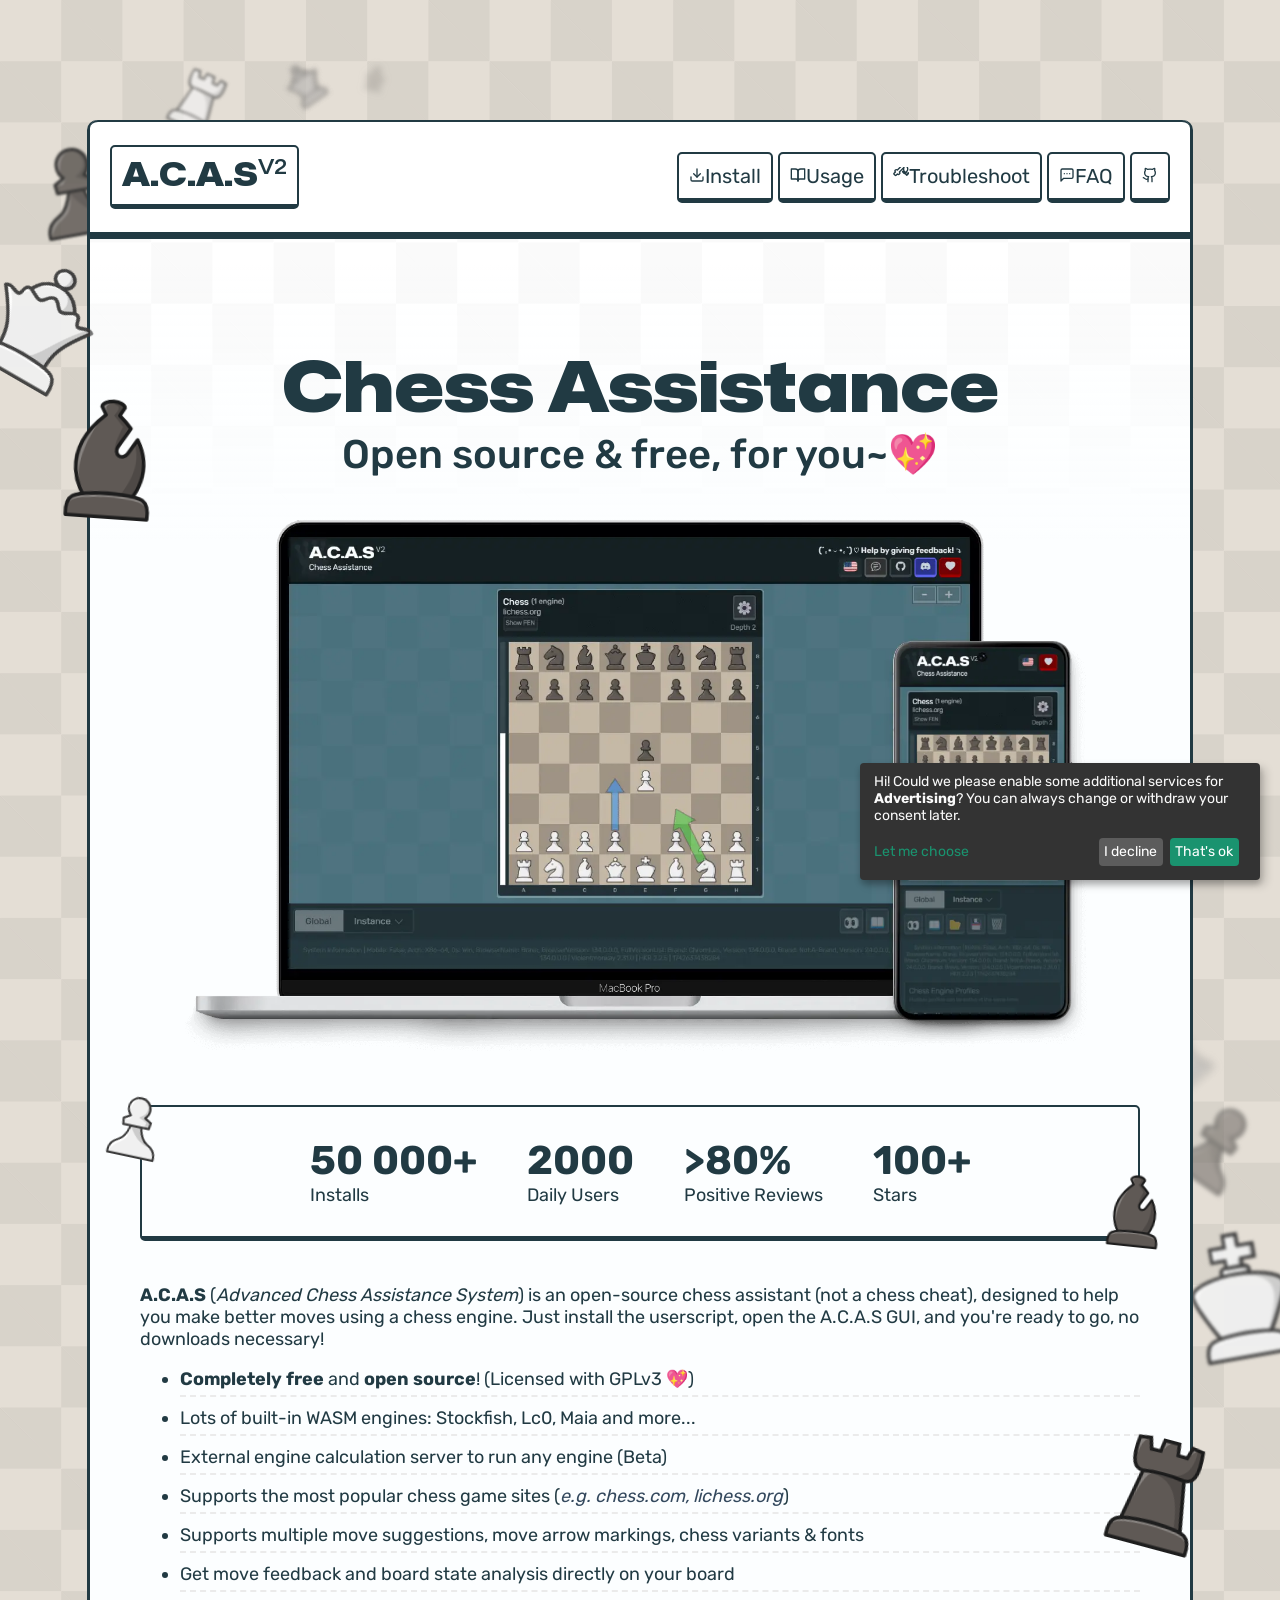
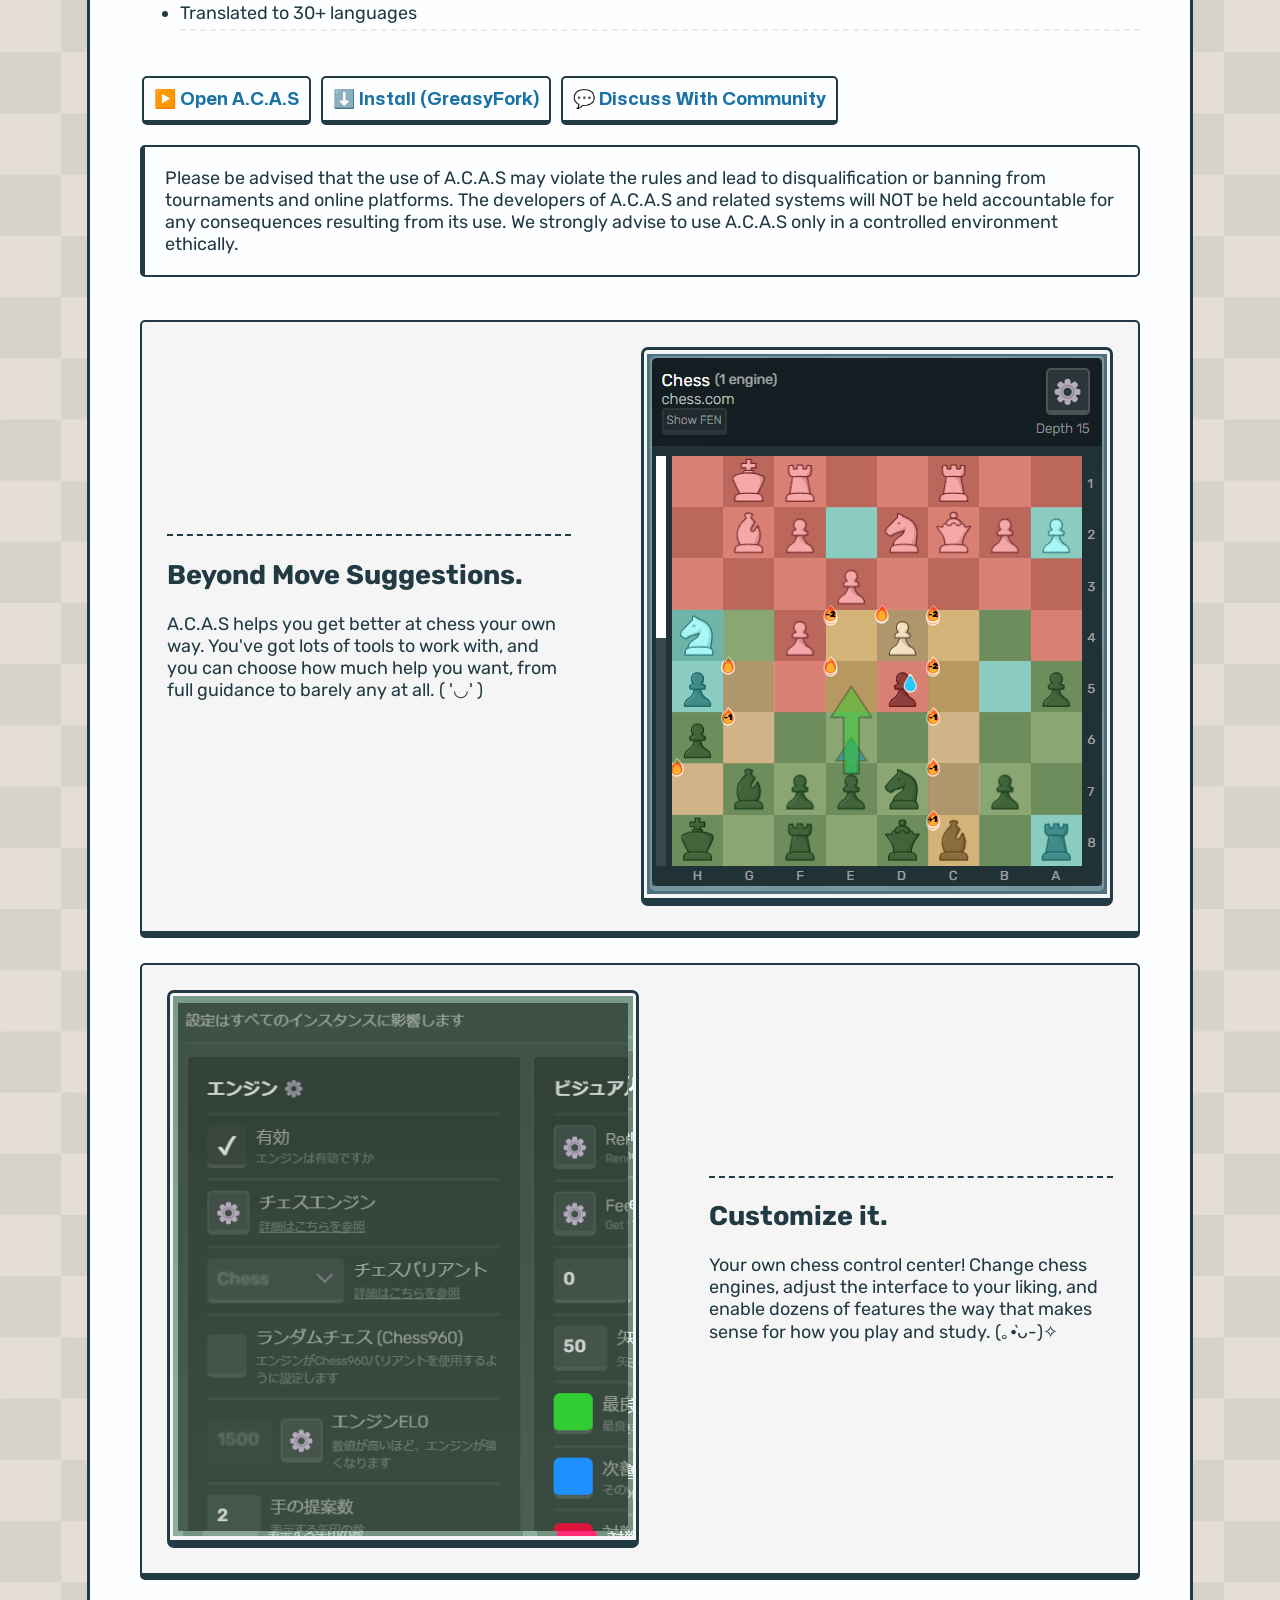
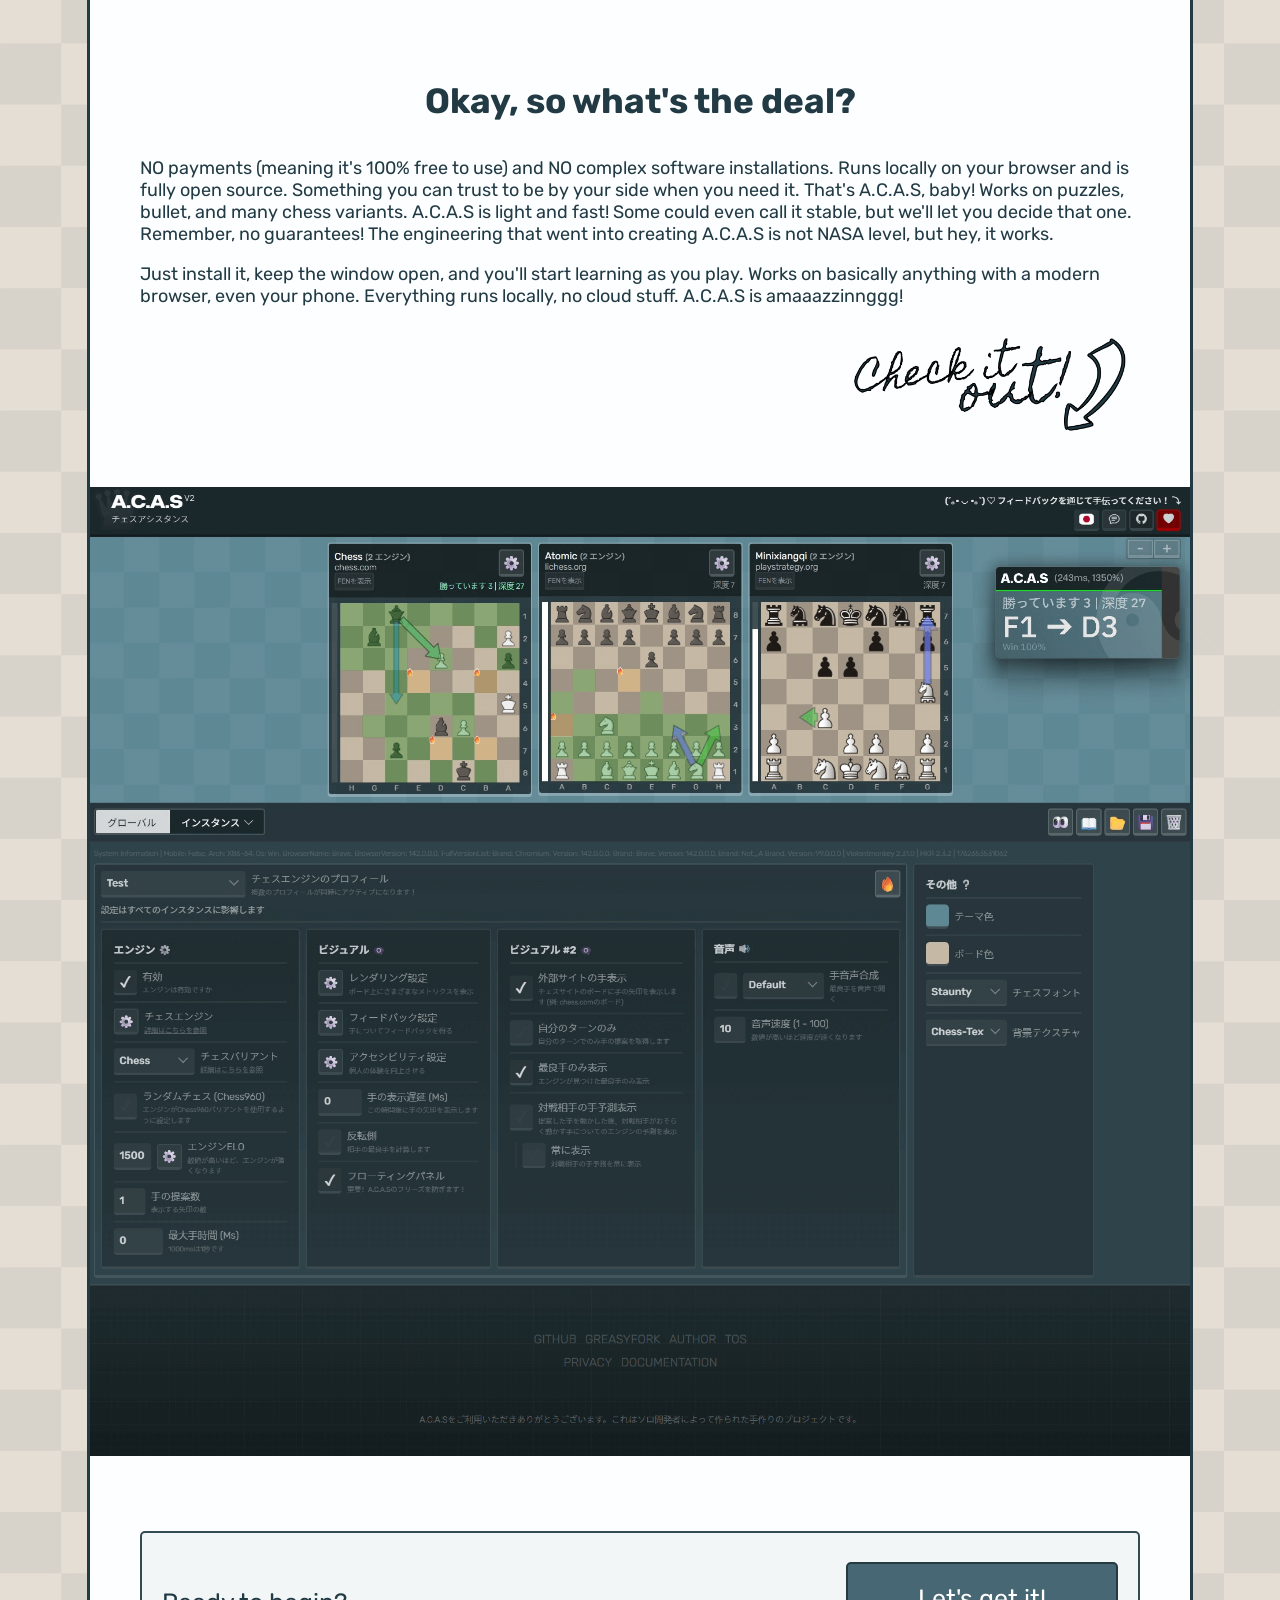
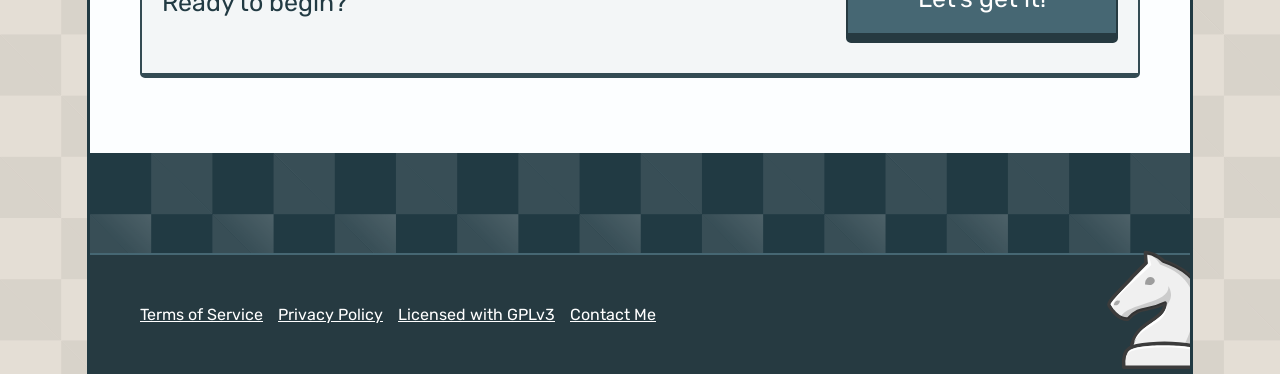
<file: index.html>
<!DOCTYPE html>
<html>
<head>
    <title>A.C.A.S (Advanced Chess Assistance System)</title>
    <meta name="viewport" content="width=device-width, initial-scale=1.0">
    <meta charset="UTF-8">
    <meta name="description" content="A.C.A.S is a free, open‑source chess assistant and chess calculator. Get real‑time insights, chess analysis, and chess learning tools for Chess.com, Lichess, and more.">
    <meta name="keywords" content="chess assistance, gui, chess engine, chess calculator, chess analysis, chess learning, chess assistance, online chess tools, chess.com assistance, lichess.org assistance, pychess.org assistance">
    <meta property="og:title" content="A.C.A.S (Advanced Chess Assistance System)">
    <meta property="og:description" content="A.C.A.S is a free, open‑source chess assistant and chess calculator. Get real‑time insights, chess analysis, and chess learning tools for Chess.com, Lichess, and more.">
    <meta property="og:image" content="assets/images/mock.png">
    <link rel="preload" href="assets/fonts/Mona-Sans.woff2" as="font" type="font/woff2" crossorigin="anonymous">
    <link rel="preload" href="assets/fonts/Rubik.ttf" as="font" type="font/ttf" crossorigin="anonymous">
    <link rel="preload" href="assets/fonts/IBMPlexSans.ttf" as="font" type="font/ttf" crossorigin="anonymous">
    <link rel="preload" href="assets/images/mock.webp" as="image">
    <link rel="preconnect" href="https://www.googletagmanager.com">
    <link rel="preconnect" href="https://cdn.jsdelivr.net">
    <link rel="preconnect" href="https://pagead2.googlesyndication.com">
    <link rel="stylesheet" type="text/css" href="assets/css/home.css">
    <script src="app/assets/js/misc/icons.js" defer></script>
    <link rel="icon" type="image/x-icon" href="favicon.ico">
    <link rel="canonical" href="https://quantavil.github.io">
    <meta property="og:type" content="website">
    <script type="text/javascript"src="assets/js/tag-manager.js"></script>
    <script async="" type="text/javascript" src="https://www.googletagmanager.com/gtm.js?id=GTM-5499BQ4B"></script>
    <script defer="" type="text/javascript" src="assets/libraries/klaro/config.js"></script>
    <script defer="" type="text/javascript" src="assets/libraries/klaro/klaro.js"></script>
    <script async="" src="https://pagead2.googlesyndication.com/pagead/js/adsbygoogle.js?client=ca-pub-7248123202489335" crossorigin="anonymous"></script>
</head>
<body>
    <noscript><iframe src="https://www.googletagmanager.com/ns.html?id=GTM-5499BQ4B" height="0" width="0" style="display:none;visibility:hidden"></iframe></noscript>
    <main>
        <header>
            <div><a href="" class="acas-logo-main fancy-btn">A.C.A.S<span>V2</span></a></div>
            <div>
                <a href="install/" aria-label="Install A.C.A.S" class="fancy-btn"><span data-icon="download"></span>Install</a>
                <a href="usage/" aria-label="How to use A.C.A.S" class="fancy-btn"><span data-icon="journals"></span>Usage</a>
                <a href="troubleshoot/" aria-label="Fixing A.C.A.S" class="fancy-btn"><span data-icon="tools"></span>Troubleshoot</a>
                <a href="faq/" aria-label="Frequently Asked Questions" class="fancy-btn"><span data-icon="chat-square-quote"></span>FAQ</a>
                <a href="https://github.com/quantavil/A.C.A.S" target="_blank" class="github-corner fancy-btn" aria-label="View source on Github"><span data-icon="github"></span></a>
            </div>
        </header>
        <div class="content">
            <style>
            @keyframes floatyAnimation {
                0%   { transform: translateY(0) scale(1) rotate(var(--floaty-rotate, 0deg)); }
                15%  { transform: translateY(-10px) scale(1.03) rotate(var(--floaty-rotate, 2deg)); }
                60%  { transform: translateY(8px) scale(0.98) rotate(var(--floaty-rotate, -3deg)); }
                100% { transform: translateY(0) scale(1) rotate(var(--floaty-rotate, 0deg)); }
            }
            .floaty-piece {
                animation: floatyAnimation 5.5s ease-in-out infinite alternate; will-change: transform; position: absolute;
            }

            .floaty0 { --floaty-rotate: 7deg; animation-delay: 0.5s; transform: rotate(7deg); }

            .floaty2 { --floaty-rotate: 4deg; animation-delay: 0s; left: -100px; width: 240px; top: 100px; transform: rotate(4deg); }
            .floaty3 { --floaty-rotate: 30deg; animation-delay: 0.5s; left: -135px; width: 170px; top: 0; filter: blur(0.7px); opacity: 0.95; transform: rotate(30deg); z-index: 0; }
            .floaty6 { --floaty-rotate: -10deg; animation-delay: 1s; left: -80px; width: 130px; top: -120px; transform: rotate(-10deg); opacity: 0.85; filter: blur(1.2px); z-index: -1; }
            .floaty7 { --floaty-rotate: 25deg; animation-delay: 1.5s; left: 70px; width: 80px; top: -180px; transform: rotate(25deg); opacity: 0.7; filter: blur(1.8px); z-index: -1; }
            .floaty8 { --floaty-rotate: -35deg; animation-delay: 2s; left: 190px; width: 50px; top: -180px; transform: rotate(-35deg); opacity: 0.4; filter: blur(2.5px); z-index: -1; }
            .floaty9 { --floaty-rotate: 15deg; animation-delay: 2.5s; left: 270px; width: 30px; top: -175px; transform: rotate(15deg); opacity: 0.2; filter: blur(3px); z-index: -1; }

            .floaty5 { --floaty-rotate: 15deg; animation-delay: 0s; right: -120px; width: 300px; top: 1100px; transform: rotate(15deg); }
            .floaty1 { --floaty-rotate: -10deg; animation-delay: 0.5s; right: -150px; width: 200px; top: 960px; opacity: 0.95; filter: blur(1.5px); transform: rotate(-10deg); z-index: -1; }
            .floaty4 { --floaty-rotate: 35deg; animation-delay: 1.2s; right: -90px; width: 120px; top: 840px; filter: blur(2px); opacity: 0.5; transform: rotate(35deg); z-index: -1; }
            .floaty10 { --floaty-rotate: -40deg; animation-delay: 2s; right: -25px; width: 60px; top: 790px; filter: blur(4px) brightness(0.8); opacity: 0.5; transform: rotate(-40deg); z-index: -1; }
            </style>
            <img class="floaty-piece floaty-no-mobile floaty1" src="assets/images/pieces/staunty/wK.svg"/>
            <img class="floaty-piece floaty-no-mobile floaty2" src="assets/images/pieces/staunty/bB.svg">
            <img class="floaty-piece floaty-no-mobile floaty3" src="assets/images/pieces/staunty/wQ.svg"/>
            <img class="floaty-piece floaty-no-mobile floaty4" src="assets/images/pieces/staunty/bP.svg"/>
            <img class="floaty-piece floaty-no-mobile floaty5" src="assets/images/pieces/staunty/bR.svg">
            <img class="floaty-piece floaty-no-mobile floaty6" src="assets/images/pieces/staunty/bP.svg"/>
            <img class="floaty-piece floaty-no-mobile floaty7" src="assets/images/pieces/staunty/wR.svg"/>
            <img class="floaty-piece floaty-no-mobile floaty9" src="assets/images/pieces/staunty/bK.svg"/>
            <img class="floaty-piece floaty-no-mobile floaty8" src="assets/images/pieces/staunty/bQ.svg"/>
            <img class="floaty-piece floaty-no-mobile floaty8" src="assets/images/pieces/staunty/wQ.svg"/>
            <img class="floaty-piece floaty-no-mobile floaty10" src="assets/images/pieces/staunty/wR.svg"/>
             <!-- PAGE CONTENT -->
            <article class="markdown-section" id="main">
                <section class="main-first-section">
                    <h1 class="large-intro"><span>Chess</span> Assistance</h1>
                    <div class="large-intro-mobile">A.C.A.S</div>
                    <h2 class="large-intro-desc">Open source & free, for you~💖</h2>
                    <img class="mock-img" src="assets/images/mock.webp" alt="A mockup image of the A.C.A.S software.">
                </section>
                <section class="stats-container bordered">
                    <img style="left: -50px;width: 90px;top: -30px;transform: rotate(12deg);" class="floaty-piece" src="assets/images/pieces/staunty/wP.svg"/>
                    <div>
                        <div><h2>50 000+</h2><span>Installs</span></div>
                        <div><h2>2000</h2><span>Daily Users</span></div>
                        <div><h2>&gt;80%</h2><span>Positive Reviews</span></div>
                        <div><h2>100+</h2><span>Stars</span></div>
                    </div>
                    <img style="right: -42px;width: 90px;bottom: -20px;transform: rotate(6deg);" class="floaty-piece floaty0" src="assets/images/pieces/staunty/bB.svg"/>
                </section>
                <section>
                    <p><b>A.C.A.S</b> (<i>Advanced Chess Assistance System</i>) is an open-source chess assistant (not a chess cheat), designed to help you make better moves using a chess engine. Just install the userscript, open the A.C.A.S GUI, and you're ready to go, no downloads necessary!</p>
                    <ul>
                        <li><strong>Completely free</strong> and <strong>open source</strong>! (Licensed with GPLv3 💖)</li>
                        <li>Lots of built-in WASM engines: Stockfish, Lc0, Maia and more...</li>
                        <li>External engine calculation server to run any engine (Beta)</li>
                        <li>Supports the most popular chess game sites (<em>e.g. chess.com, lichess.org</em>)</li>
                        <li>Supports multiple move suggestions, move arrow markings, chess variants &amp; fonts</li>
                        <li>Get move feedback and board state analysis directly on your board</li>
                        <li>Translated to 30+ languages</li>
                    </ul>
                </section>
                <section>
                    <table>
                        <thead>
                            <tr>
                                <th class="bordered tweaking"><a href="app/">▶️ Open A.C.A.S</a></th>
                                <th class="bordered fancy-btn"><a href="https://greasyfork.org/en/scripts/583158-acas-bot-advanced-chess-assistance-system" target="_blank" rel="noopener">⬇️ Install (GreasyFork)</a></th>
                                <th class="bordered fancy-btn"><a href="https://github.com/quantavil/A.C.A.S/issues" target="_blank" rel="noopener">💬 Discuss With Community</a></th>
                            </tr>
                        </thead>
                    </table>
                    <p class="tip">Please be advised that the use of A.C.A.S may violate the rules and lead to disqualification or banning from tournaments and online platforms. The developers of A.C.A.S and related systems will NOT be held accountable for any consequences resulting from its use. We strongly advise to use A.C.A.S only in a controlled environment ethically.</p>
                </section>
                <section>
                    <div class="showcase">
                        <div>
                            <h2>Beyond Move Suggestions.</h2>
                            <p>A.C.A.S helps you get better at chess your own way. You've got lots of tools to work with, and you can choose how much help you want, from full guidance to barely any at all. ( '◡' )</p>
                        </div>
                        <img loading="lazy" src="assets/images/homeshowcase.png" alt="A.C.A.S can render stuff right on the chessboard."/>
                    </div>
                </section>
                <section>
                    <div class="showcase showcase-2">
                        <img loading="lazy" src="assets/images/homeshowcase2.png" alt="Settings for changing the engine and such. A.C.A.S offers great customization."/>
                        <div>
                            <h2>Customize it.</h2>
                            <p>Your own chess control center! Change chess engines, adjust the interface to your liking, and enable dozens of features the way that makes sense for how you play and study. (｡•̀ᴗ-)✧</p>
                        </div>
                    </div>
                </section>
                <section>
                    <h2 id="hindsight-is-overrated">Okay, so what's the deal?</h2>
                    <p>NO payments (meaning it's 100% free to use) and NO complex software installations. Runs locally on your browser and is fully open source. Something you can trust to be by your side when you need it. That's A.C.A.S, baby! Works on puzzles, bullet, and many chess variants. A.C.A.S is light and fast! Some could even call it stable, but we'll let you decide that one. Remember, no guarantees! The engineering that went into creating A.C.A.S is not NASA level, but hey, it works.</p>
                    <p>Just install it, keep the window open, and you'll start learning as you play. Works on basically anything with a modern browser, even your phone. Everything runs locally, no cloud stuff. A.C.A.S is amaaazzinnggg!</p>
                    <div class="checkitout-container"><img src="assets/images/checkit.png" alt="Check it out" style="width:300px;height:112.3px;" loading="lazy"></div>
                </section>                  
                <section>
                </section>
                <img src="assets/images/full.png" alt="A.C.A.S full showcase" style="width:100%;display:block;max-width: 100%;border-radius:0;min-height:700px;object-fit: cover;" loading="lazy">
                <section>
                    <p class="install-suggestion">Ready to begin? <a href="install/" class="install-button fancy-btn">Let's get it!</a></p>
                </section>
            </article>
            <!-- PAGE CONTENT ENDS -->
        </div>
        <footer>
            <img style="right: -70px;bottom: -35px;width: 200px;" class="floaty-piece floaty-footer" src="assets/images/pieces/staunty/wN.svg"/>
            <section><a href="tos/">Terms of Service</a><a href="privacy/">Privacy Policy</a><a href="https://www.gnu.org/licenses/gpl-3.0.en.html">Licensed with GPLv3</a><a href="https://github.com/Hakorr">Contact Me</a></section>
        </footer>
    </main>
    <script async="" src="assets/js/site-additional-content.js"></script>
    <script async="" src="https://pagead2.googlesyndication.com/pagead/js/adsbygoogle.js?client=ca-pub-7248123202489335" crossorigin="anonymous"></script>
</body>
</html>
</file>
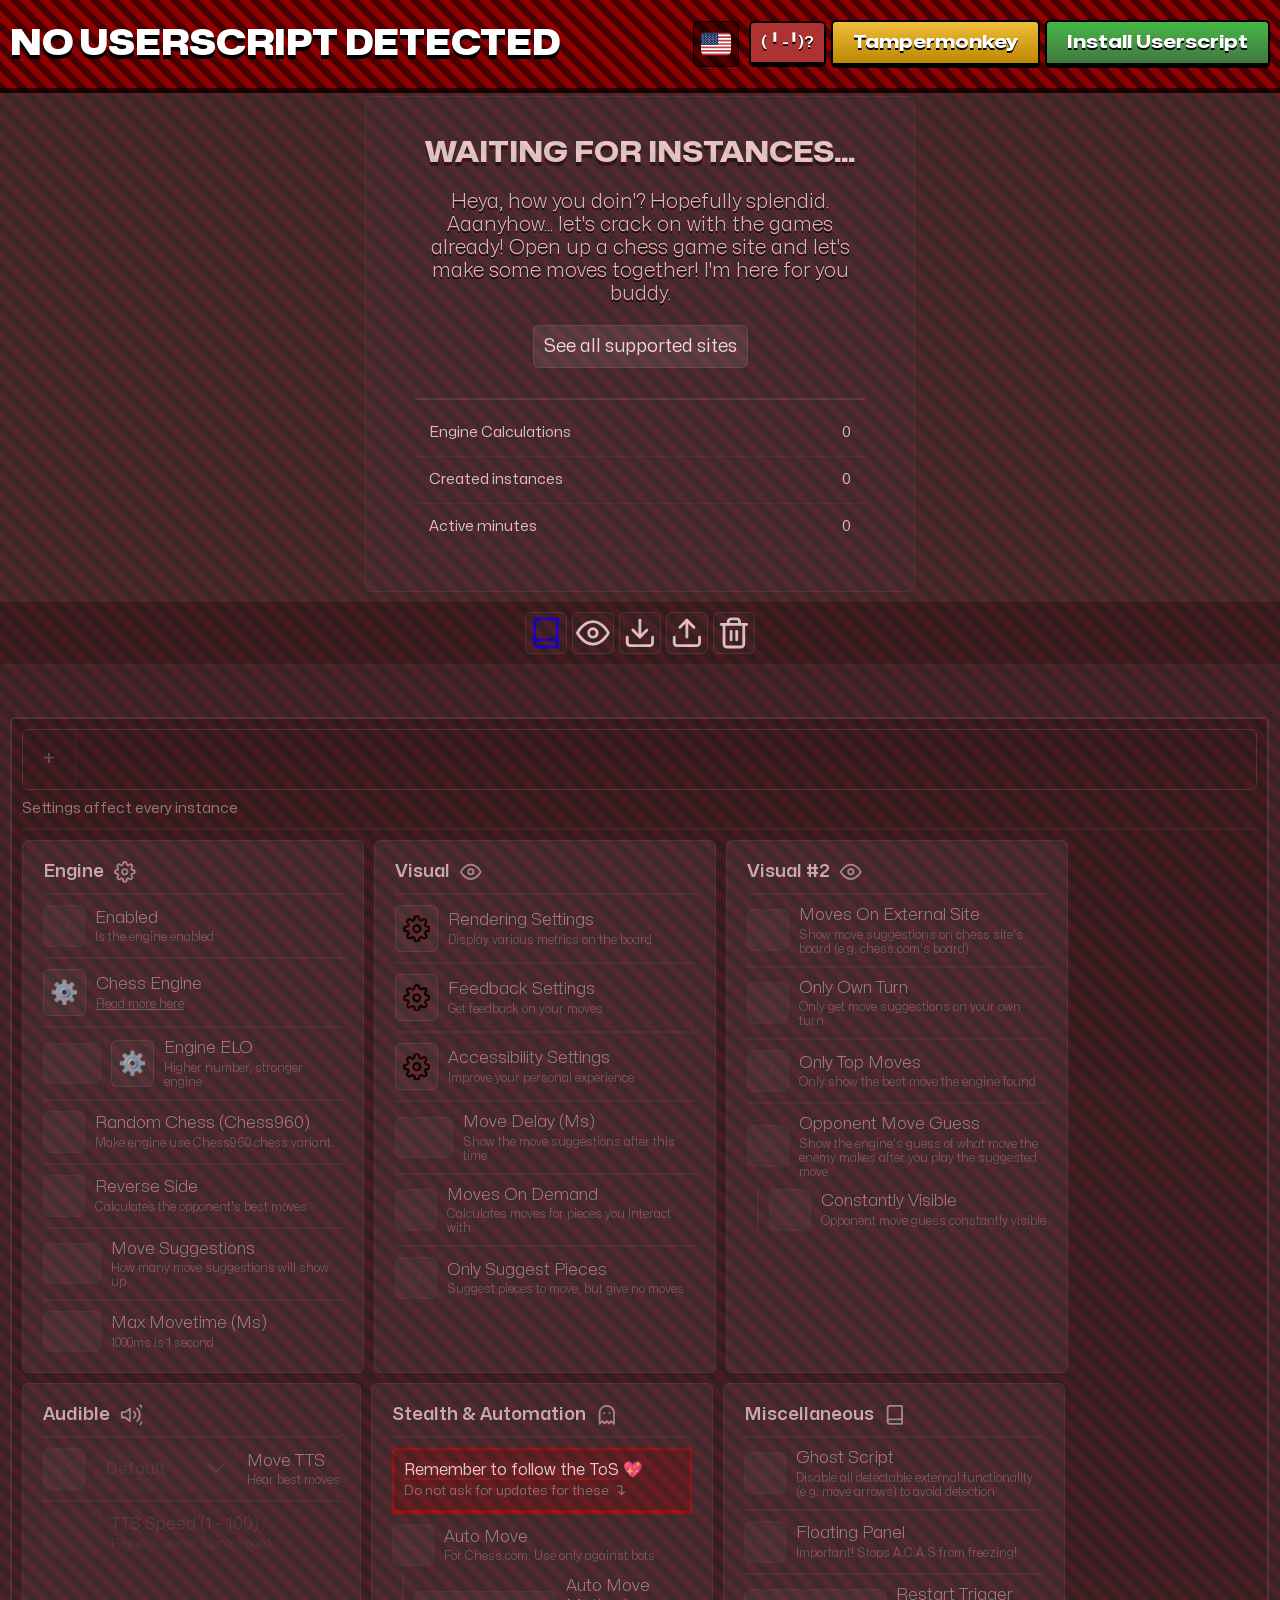
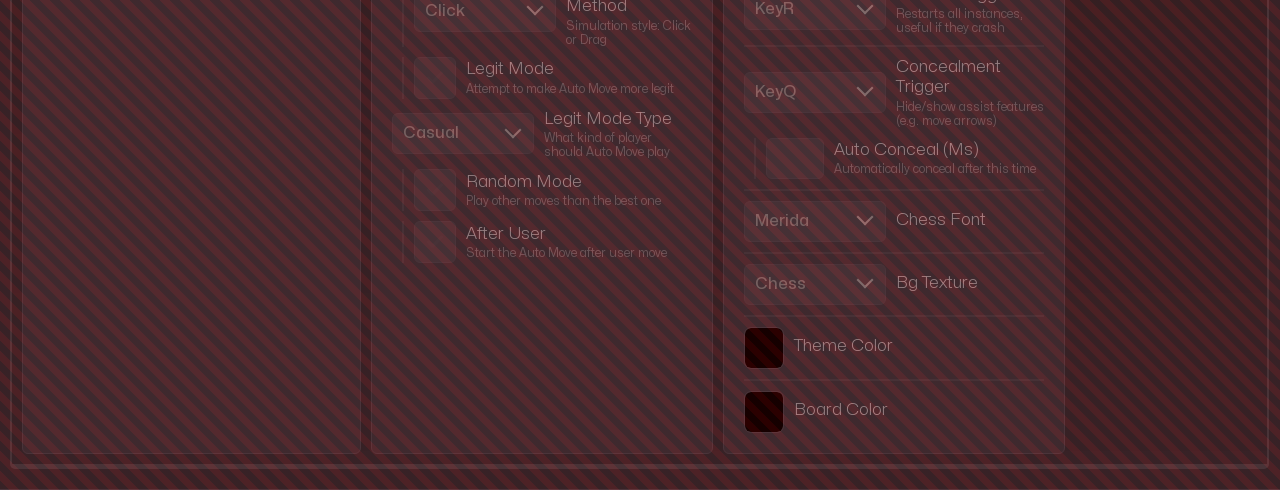
<file: app/index.html>
<!DOCTYPE html>
<html>
	<head>
		<title>A.C.A.S</title>
		<link rel="stylesheet" type="text/css" href="gui.css"/>
		<meta charset="UTF-8">
		<meta name="description" content="Real-time chess assistant and move suggestions for Chess.com, Lichess, and more. Works on Android, Windows, and on so many other devices!">
		<meta name="keywords" content="chess gui, chess assistant dashboard, stockfish settings, lichess helper, chess.com helper, board overlays, chess variants, engine elo">
		<meta property="og:title" content="Advanced Chess Assist">
		<meta property="og:description" content="A.C.A.S allows you to configure engines, visuals, and other assistance features for real‑time chess assistance on popular sites such as Chess.com.">
		<meta name="viewport" content="width=device-width, initial-scale=1.0">
		<script src="coi-serviceworker.js?v=2"></script>
		<link rel="manifest" href="manifest.json" />
		<link rel="modulepreload" href="./assets/js/init.js">
		<link rel="modulepreload" href="./assets/js/instanceManager.js">
		<link rel="modulepreload" href="./assets/js/AcasInstance.js">
		<link rel="modulepreload" href="./assets/js/MoveEvaluator.js">
		<link rel="modulepreload" href="./assets/js/BoardAnalyzer.js">
		<link rel="modulepreload" href="./assets/js/instance/loadEngine.js">
		<link rel="modulepreload" href="./assets/js/instance/engineMessageProcessor.js">
		<link rel="modulepreload" href="./assets/js/instance/renderMetric.js">
		<link rel="modulepreload" href="./assets/js/instance/renderFeedback.js">
		<link rel="modulepreload" href="./assets/js/instance/Interface.js">
		<link rel="modulepreload" href="./assets/js/instance/updateSettings.js">
		<link rel="modulepreload" href="./assets/js/instance/calculateBestMoves.js">
		<link rel="modulepreload" href="./assets/js/instance/setupEnvironment.js">
		<link rel="modulepreload" href="./assets/js/instance/engineStartNewGame.js">
		<link rel="modulepreload" href="../assets/libraries/chessgroundx/chessground.js">
		<link rel="modulepreload" href="./assets/js/AcasWebSocketClient.js">
		<link rel="modulepreload" href="./assets/js/gui.js">
		<script src="../assets/libraries/CommLink/CommLink.js"></script>
		<script src="../assets/libraries/FileSaver/FileSaver.js"></script>
		<script src="../assets/libraries/UniversalBoardDrawer/UniversalBoardDrawer.js"></script>
		<script src="../assets/libraries/SnapDOM/snapdom.min.js"></script>
		<script type="module" src="./assets/js/misc/exposeModules.js"></script>
		<script src="./assets/js/globals.js"></script>
		<script src="./assets/js/misc/icons.js"></script>
		<script src="./assets/js/misc/userscriptBridge.js"></script>
		<script src="./assets/js/misc/translationProcessor.js"></script>
		<link rel="stylesheet" type="text/css" href="../assets/css/chessground.base.css"/>
		<link rel="stylesheet" type="text/css" href="../assets/css/chessground.brown.css"/>
		<link rel="stylesheet" type="text/css" href="../assets/css/theme-cburnett.css"/>
		<link rel="stylesheet" type="text/css" href="../assets/css/theme-merida.css"/>
		<link rel="stylesheet" type="text/css" href="../assets/css/theme-letters.css"/>
		<link rel="stylesheet" type="text/css" href="../assets/css/theme-staunty.css"/>
		<link rel="stylesheet" type="text/css" href="../assets/css/custom-scroll.css"/>
		<link rel="stylesheet" type="text/css" href="../assets/css/custom-inputs.css"/>
		<link rel="stylesheet" type="text/css" href="../assets/css/acas-toast.css"/>
		<link rel="stylesheet" type="text/css" href="../assets/css/bg-textures.css"/>
		<link rel="icon" type="image/x-icon" href="../favicon.ico"/>
	</head>
	<body>
		<audio id="silence-audio" class="hidden" src="assets/audio/sound_of_silence.wav" autoplay loop controls></audio>


		<!-- INSTALL NOTIFICATION -->
		<div id="install-notification" class="hidden">
			<div id="install-title">NO USERSCRIPT DETECTED</div>
			<div id="install-buttons">
				<div class="small-buttons">
					<div class="language-dropdown-input"><div class="dropdown-input-container">
						<img class="selected-language-img" src="../assets/images/flags/us.svg">
						<div class="dropdown-list-container">
						</div>
					</div></div>
					<a class="install-open-home-btn" href="../install" title="Open Documentation">( ╹ -╹)?</a>
				</div>
				<div id="install-buttons-inner-container">
					<a href="https://www.tampermonkey.net/" class="install-notification-btn tampermonkey-btn" target="_about">Tampermonkey</a>
					<a href="https://greasyfork.org/en/scripts/459137" class="install-notification-btn install-userscript-btn" target="_about">Install Userscript</a>
				</div>
			</div>
			<div id="install-mobile-container">
				<div class="install-subtitle">Mobile users can try these ♡ ⤵</div>
				<div id="install-buttons-mobile">
					<a href="https://play.google.com/store/apps/details?id=com.lemurbrowser.exts" class="install-notification-btn install-lemur-btn" target="_about">(Android) Lemur</a>
					<a href="../install/" class="install-notification-btn install-ios-btn" target="_about">(iOS) 😔</a>
				</div>
			</div>
		</div>

		<!-- ACAS HEADER CONTAINER-->
		<div id="acas-header">
			<a id="acas-logo" href="../" target="_blank">
				<img id="acas-logo-img" src="../assets/images/logo.png">
				<div id="acas-logo-text-container">
					<div id="acas-logo-main">A.C.A.S<div id="acas-version-tag">V2</div></div>
					<div id="acas-logo-secondary">Chess Assistance</div>
				</div>
			</a>
			<a id="update-your-userscript-notification" class="hidden" href="https://greasyfork.org/en/scripts/583158-acas-bot-advanced-chess-assistance-system">UPDATE YOUR USERSCRIPT, NEW FEATURES MIGHT NOT WORK ON YOUR VERSION</a>
			<div id="acas-is-free-reminder">
				<span>(´｡• ◡ •｡`) ♡ <span id="acas-is-free-reminder-text">Help by giving feedback!</span> ⤵</span>
				<div class="acas-social-actions">
					<div class="language-dropdown-input"><div class="dropdown-input-container">
						<img class="selected-language-img" src="../assets/images/flags/us.svg">
						<div class="dropdown-list-container">
						</div>
					</div></div>
					<a class="header-social-button greasyfork-button acas-fancy-button" href="https://greasyfork.org/en/scripts/583158-acas-bot-advanced-chess-assistance-system/feedback" target="_blank" title="Give A.C.A.S positive feedback on Greasyfork" data-icon="chat"></a>
					<a class="header-social-button github-button acas-fancy-button" href="https://github.com/quantavil/A.C.A.S" target="_blank" title="Star A.C.A.S on GitHub" data-icon="github"></a>
				</div>
			</div>
		</div>

		<div id="instance-size-change-container" class="hidden">
			<div id="instance-size-change-modal">
				<div id="decrease-instance-size-btn" class="instance-size-change-btn acas-fancy-button">-</div>
				<div id="increase-instance-size-btn" class="instance-size-change-btn acas-fancy-button">+</div>
			</div>
		</div>

		<!-- ACAS INSTANCE CONTAINER-->
		<div id="acas-instance-container">
			<div id="no-instances-container">
				<div id="no-instances-title">Waiting for instances...</div>
				<div id="no-instances-subtitle">Heya, how you doin'? Hopefully splendid. Aaanyhow... let's crack on with the games already! Open up a chess game site and let's make some moves together! I'm here for you buddy.</div>
				<div id="see-supported-sites-btn" class="acas-fancy-button">See all supported sites</div>
				<div id="no-instances-sites" class="hidden">
					<div class="battletested-sites">
						<div class="sites-header">
							<div class="sites-title">Battletested</div>
							<div class="sites-subtitle">(Should work flawlessly)</div>
						</div>
						<div class="sites-list">
							<a class="chess-site-link popular-chess-site-link acas-fancy-button" href="https://www.chess.com/play" target="_blank">Chess.com</a>
							<a class="chess-site-link popular-chess-site-link acas-fancy-button" href="https://www.lichess.org" target="_blank">Lichess.org</a>
							<a class="chess-site-link acas-fancy-button" href="https://playstrategy.org" target="_blank">Playstrategy.org</a>
							<a class="chess-site-link acas-fancy-button" href="https://www.pychess.org/" target="_blank">Pychess.org</a>
							<a class="chess-site-link acas-fancy-button" href="http://chess.net/" target="_blank">Chess.net</a>
						</div>
					</div>
					<div class="stable-sites">
						<div class="sites-header">
							<div class="sites-title">Stable</div>
							<div class="sites-subtitle">(Works fine, but might have some minor bugs)</div>
						</div>
						<div class="sites-list">
							<a class="chess-site-link acas-fancy-button" href="https://app.edchess.io/" target="_blank">EdChess.io</a>
							<a class="chess-site-link acas-fancy-button" href="https://chess.org" target="_blank">Chess.org</a>
							<a class="chess-site-link acas-fancy-button" href="https://papergames.io/en/chess" target="_blank">Papergames.io</a>
							<a class="chess-site-link acas-fancy-button" href="https://www.coolmathgames.com/0-chess" target="_blank">Coolmathgames.com</a>
						</div>
					</div>
					<div class="unstable-sites">
						<div class="sites-header">
							<div class="sites-title">Uncertain</div>
							<div class="sites-subtitle">(Might work fine, be buggy or not work at all)</div>
						</div>
						<div class="sites-list">
							<a class="chess-site-link acas-fancy-button" href="https://chessarena.com/lobby" target="_blank">Chessarena.com</a>
							<a class="chess-site-link acas-fancy-button" href="https://gameknot.com" target="_blank">Gameknot.com</a>
							<a class="chess-site-link acas-fancy-button" href="https://immortal.game/" target="_blank">Immortal.game</a>
							<a class="chess-site-link acas-fancy-button" href="https://www.freechess.club/" target="_blank">Freechess.club</a>
							<a class="chess-site-link acas-fancy-button" href="https://www.chessclub.com" target="_blank">Chessclub.com</a>
							<a class="chess-site-link acas-fancy-button" href="dev" target="_blank">(Developer Page)</a>
						</div>
					</div>
				</div>
				<div id="user-stats-container">
					<div class="user-stat" data-key="engineCalculations">
						<h5 data-translation-stat-ec>Engine Calculations</h5>
						<p>0</p>
					</div>
					<div class="user-stat" data-key="createdInstances">
						<h5 data-translation-stat-ci>Created instances</h5>
						<p>0</p>
					</div>
					<div class="user-stat" data-key="minutesUsed">
						<h5 data-translation-stat-am>Active minutes</h5>
						<p>0</p>
					</div>
				</div>
			</div>
		</div>

		<dialog id="begging-floaty">
			<div class="floaty-container">
				<section class="floaty-header">
					<div class="title">
						<h1 data-translation-begging-title>Thank you!</h1>
						<p data-translation-begging-subtitle>You seem to like A.C.A.S :)</p>
					</div>
				</section>
				<section class="floaty-body">
					<p data-translation-begging-text>Developing A.C.A.S takes a lot of time! Hopefully this work has been valuable to you, and you've enjoyed using it!</p>
					<p><span data-translation-begging-text-2>You've used A.C.A.S for</span> <span><b>54.3</b></span> <span data-translation-begging-text-3>hours</span>. <span data-translation-begging-text-4>That's respectable. Would you be interested in donating? We support Monero,</span></p>
					<a href="monero:85gtuipg7CgXgWLgnPyQUy3babkJXEhRRP3JtZfBWBhPR2TrJaNwSgKVQ9UkeVW7sFS33Dpgj2B5iajtyxcEbJNDC2SUdNY"><img alt="Donate using Monero" src="../assets/images/supportus.png"></a>
					<small>monero:85gtuipg7CgXgWLgnPyQUy3babkJXEhRRP3JtZfBWBhPR2TrJaNwSgKVQ9UkeVW7sFS33Dpgj2B5iajtyxcEbJNDC2SUdNY</small>
				</section>
			</div>
		</dialog>
		
		<!-- ACAS SETTINGS CONTAINER-->
		<div id="acas-settings-container">
			<div class="highlight-indicator hidden"></div>
			<div id="settings-header">
				<div id="settings-navbar-container" class="hidden">
					<div id="settings-navbar">
						<div id="settings-navbar-global" class="selected" data-type="global">Global</div>
						<div id="settings-navbar-instance" data-type="instance">
							<div class="dropdown-title"><span class="text-content">Instance</span><div class="arrow-down-icon"></div></div>
							<div class="dropdown-content">
							</div>
						</div>
					</div>
				</div>
				<div id="settings-control-panel">
					<a target="_about" href="../usage/" class="control-panel-btn no-select acas-fancy-button" title="Open Documentation" data-icon="book"></a>
					<div id="toggle-pip-btn" class="control-panel-btn no-select acas-fancy-button" title="Toggle Floating Panel" data-icon="eye"></div>
					<div id="import-settings-btn" class="control-panel-btn no-select acas-fancy-button" title="Import Settings" data-icon="import"></div>
					<div id="export-settings-btn" class="control-panel-btn no-select acas-fancy-button" title="Export Settings" data-icon="export"></div>
					<div id="reset-settings-btn" class="control-panel-btn no-select acas-fancy-button" title="Reset Settings" data-icon="trash"></div>
				</div>
			</div>
			<div id="userscript-info-small"></div>
			<div id="setting-container">
				<div id="main-setting-panel">
					<div id="chess-engine-profile-tabs" class="custom-input tabs-input">
						<input class="hidden" type="text" data-no-profile="true" data-key="chessEngineProfile" data-default-value="default" placeholder="Default">
						<div class="tabs-list-container">
							<div id="add-new-profile-button">+</div>
						</div>
					</div>
					
					<div id="settings-navbar-subtitle">Settings affect every instance</div>
					<div id="settings-panels">
						<div class="setting-panel">
							<div class="setting-panel-title"><span class="engine-panel-title">Engine</span> <span class="header-icon" data-icon="gear"></span></div>
							<div class="checkbox-input custom-input"><div><div class="input-title">Enabled</div>
								<div class="input-subtitle">Is the engine enabled</div></div><div class="checkbox-container">
								<input type="checkbox" data-key="engineEnabled" data-default-value="true"><div class="checkbox-fill">✔</div></div>
							</div>
							<div class="custom-input"><div><div class="input-title">Chess Engine</div>
								<a href="../usage/" target="_blank"><div class="input-subtitle">Read more here</div></a></div>

								<div class="floaty-wrapper">
									<button class="open-floaty-btn acas-fancy-button">⚙️</button>
								    <dialog id="engine-floaty">
										<div class="floaty-container">
											<section class="floaty-header">
												<div class="title">
													<h1 data-translation-engine-title>Engine Settings</h1>
													<p data-translation-engine-subtitle>Please select the engine you like</p>
												</div>
												<div class="floaty-buttons">
													<button class="floaty-close-btn acas-fancy-button" data-icon="close"></button>
												</div>
											</section>
											<section class="floaty-body">
												<div class="setting-panel">
													<div class="setting-panel-title" data-translation-built-in-engine>Built-in Engine</div>
													<div id="chess-engine-dropdown" class="dropdown-input dropdown-input-special">
														<div class="dropdown-input-container">
															<input disabled type="text" additional-type="dropdown" data-key="chessEngine" data-default-value="maia3" placeholder="Maia 3"><div class="dropdown-icon"></div>
															<div class="dropdown-list-container">
																<div class="dropdown-item" data-value="stockfish-18-single">
																Stockfish 18 <span class="engine-type-tag list-tag">WASM</span> <span class="engine-type-tag list-tag">NNUE</span> <span class="engine-size-tag list-tag">(108MB)</span>
																</div>
																<div class="dropdown-item" data-value="stockfish-18-lite-single">
																Stockfish 18 Lite <span class="engine-type-tag list-tag">WASM</span> <span class="engine-size-tag list-tag">(7MB)</span>
																</div>
																<div class="dropdown-item" data-value="stockfish-17-single">
																Stockfish 17 <span class="engine-type-tag list-tag">WASM</span> <span class="engine-type-tag list-tag">NNUE</span> <span class="engine-size-tag list-tag">(66MB)</span>
																</div>
																<div class="dropdown-item" data-value="stockfish-17-lite-single">
																Stockfish 17 Lite <span class="engine-type-tag list-tag">WASM</span> <span class="engine-size-tag list-tag">(7MB)</span> <span class="stable-engine-tag list-tag">Stable</span>
																</div>
																<div class="dropdown-item requires-sab" data-value="fairy-stockfish-nnue-wasm">
																💖 Fairy Stockfish 14 <span class="engine-type-tag list-tag">WASM</span> <span class="engine-size-tag list-tag">(2MB)</span> <span class="variants-engine-tag list-tag">Variants</span> <span class="stable-engine-tag list-tag">Stable</span>
																</div>
																<div class="dropdown-item" data-value="maia3">
																Maia 3 <span class="engine-type-tag list-tag">WASM</span> <span class="engine-size-tag list-tag">(44MB)</span> <span class="list-tag" data-translation-default-tag>Default</span> <span class="realistic-engine-tag list-tag">Realistic</span>
																</div>
																<div class="dropdown-item requires-sab" data-value="lc0">
															    Lc0<span class="engine-type-tag list-tag">WASM</span> <span class="engine-size-tag list-tag">(900KB)</span> <span class="realistic-engine-tag list-tag">Realistic</span>
																</div>
																<div class="dropdown-item" data-value="lozza-9">
																Lozza 9 <span class="engine-type-tag list-tag">JS</span> <span class="engine-size-tag list-tag">(600KB)</span>
																</div>
																<div class="dropdown-item" data-value="lozza-5">
																Lozza 5 <span class="engine-type-tag list-tag">JS</span> <span class="engine-size-tag list-tag">(400KB)</span> <span class="needs-fixing-engine-tag list-tag" data-translation-needs-fixing-tag="">Needs fixing</span>
																</div>
																<div class="dropdown-item force-hidden" data-value="acas-fusion">
																Fusion α<span class="engine-type-tag list-tag">WASM</span> <span class="engine-size-tag list-tag">(>15MB)</span> <span class="realistic-engine-tag list-tag">Realistic</span>
																</div>
															</div>
														</div>
													</div>
												</div>

												<div class="setting-panel external-engine-setting-panel">
													<div class="setting-panel-title" data-translation-external-engine>External Engine</div>
													<div class="checkbox-input custom-input"><div><div class="input-title">Enabled</div>
														<div class="input-subtitle">Is the external engine enabled</div></div><div class="checkbox-container">
														<input type="checkbox" data-engine-setting="true" data-key="useExternalChessEngine" data-default-value="false"><div class="checkbox-fill">✔</div></div>
													</div>
													<div id="external-engine-dropdown" class="dropdown-input dropdown-input-special">
														<div class="dropdown-input-container">
															<input disabled type="text" additional-type="dropdown" data-key="externalChessEngine" data-default-value="" placeholder="None"><div class="dropdown-icon"></div>
															<div class="dropdown-list-container hidden" style="height: fit-content; max-height: 300px;"></div>
															<p id="install-acas-server-text"><a href="/A.C.A.S/usage/#external" target="_blank"><span data-translation-external-engine-2>Install the A.C.A.S server</span></a> <span data-translation-external-engine-3>to use external engines</span></p>
														</div>
													</div>
													<p data-translation-experimental-warning>This feature is experimental, it might not work well!</p>
												</div>

												<a target="_blank" href="../usage/" data-translation-learn-more-here>Learn more about these features here.</a>
											</section>
										</div>
									</dialog>
								</div>
							</div>
							<div id="engine-elo-input" class="textfield-input custom-input"><div><div class="input-title">Engine ELO</div>
								<div class="input-subtitle">Higher number, stronger engine</div></div>
								<div class="floaty-wrapper">
									<button class="open-floaty-btn acas-fancy-button">⚙️</button>
								    <dialog id="elo-floaty">
										<div class="floaty-container">
											<section class="floaty-header">
												<div class="title">
													<h1 data-translation-adelo-title>Advanced Elo</h1>
													<p data-translation-adelo-subtitle>Settings for engine behaviour fine tuning</p>
												</div>
												<div class="floaty-buttons">
													<button class="floaty-close-btn acas-fancy-button" data-icon="close"></button>
												</div>
											</section>
											<section class="floaty-body">
												<div class="checkbox-input custom-input"><div><div class="input-title">Enable</div>
													<div class="input-subtitle">Enable the advanced elo settings</div></div><div class="checkbox-container">
													<input type="checkbox" data-key="enableAdvancedElo" data-default-value="false"><div class="checkbox-fill">✔</div></div>
												</div>
												<div id="basic-advanced-settings-panel" class="setting-panel">
													<div class="setting-panel-title" data-translation-adelo-regular>Regular settings</div>
													<div class="textfield-input custom-input"><div><div class="input-title">Depth (1 - 500)</div>
														<div class="input-subtitle">How deep will the engine calculate</div></div>
														<input type="textfield" data-key="advancedEloDepth" data-default-value="1" data-between="1-500" placeholder="1">
													</div>
													<div class="textfield-input custom-input"><div><div class="input-title">Search Nodes</div>
														<div class="input-subtitle">More nodes means more thinking of the move by the engine</div></div>
														<input type="textfield" data-key="engineNodes" data-default-value="0" data-between="0-99999999" placeholder="0">
													</div>
													<div class="checkbox-input custom-input"><div><div class="input-title">Adaptive Depth</div>
														<div class="input-subtitle">Scale thinking depth based on evaluation score</div></div><div class="checkbox-container">
														<input type="checkbox" data-key="enableAdaptiveDepth" data-default-value="false"><div class="checkbox-fill">✔</div></div>
													</div>
													<div class="textfield-input custom-input"><div><div class="input-title">Adaptive Min Depth (1 - 500)</div>
														<div class="input-subtitle">Thinking depth when winning</div></div>
														<input type="textfield" data-key="adaptiveDepthMin" data-default-value="6" data-between="1-500" placeholder="6">
													</div>
													<div class="textfield-input custom-input"><div><div class="input-title">Adaptive Max Depth (1 - 500)</div>
														<div class="input-subtitle">Thinking depth when losing</div></div>
														<input type="textfield" data-key="adaptiveDepthMax" data-default-value="14" data-between="1-500" placeholder="14">
													</div>
												</div>
												<div id="dynamic-setting-panel" class="setting-panel">
													<div id="dynamic-engine-settings">
														<p id="des-no-result-text" class="hidden">Some settings are parsed dynamically from the engine's UCI output. Please open a chess board to start your engine and load the dynamic settings.</p>
													</div>
												</div>

												<a target="_blank" href="../usage/" data-translation-learn-more-here>Learn more about these features here.</a>
											</section>
										</div>
									</dialog>
								</div>
								<input type="textfield" data-key="engineElo" data-default-value="1500" data-between="600-3200">
							</div>
                            <div id="enemy-elo-input" class="textfield-input custom-input hidden"><div><div class="input-title">Enemy ELO</div>
								<div class="input-subtitle">For more human-like engine</div></div>
								<input type="textfield" data-key="engineEnemyElo" data-default-value="1500" data-between="600-2600">
							</div>
							<div id="lc0-weight-dropdown" class="hidden dropdown-input custom-input"><div><div class="input-title">Lc0 Weights</div>
								<a href="../usage/" target="_blank"><div class="input-subtitle">Read more here</div></a></div><div class="dropdown-input-container">
								<input type="text" additional-type="dropdown" data-key="lc0Weight" data-default-value="maia-1100.pb" placeholder="1100 elo"><div class="dropdown-icon"></div>
								<div class="dropdown-list-container">
									<div class="dropdown-item" data-value="maia-1100.pb">1100 elo (Maia) 1.7MB</div>
									<div class="dropdown-item" data-value="maia-1200.pb">1200 elo (Maia) 1.7MB</div>
									<div class="dropdown-item" data-value="maia-1300.pb">1300 elo (Maia) 1.7MB</div>
									<div class="dropdown-item" data-value="maia-1400.pb">1400 elo (Maia) 1.7MB</div>
									<div class="dropdown-item" data-value="maia-1500.pb">1500 elo (Maia) 1.7MB</div>
									<div class="dropdown-item" data-value="maia-1600.pb">1600 elo (Maia) 1.7MB</div>
									<div class="dropdown-item" data-value="maia-1700.pb">1700 elo (Maia) 1.7MB</div>
									<div class="dropdown-item" data-value="maia-1800.pb">1800 elo (Maia) 1.7MB</div>
									<div class="dropdown-item" data-value="maia-1900.pb">1900 elo (Maia) 1.7MB</div>
									<div class="dropdown-item" data-value="maia-2200.pb">2200 elo (Maia) 1.7MB</div>
									<div class="dropdown-item" data-value="elite-leela.pb">Elite Leela 7.5MB</div>
									<div class="dropdown-item" data-value="little-demon2.6-swa-20000">Unknown elo (Little Demon 2, 2019) 7MB</div>
									<div class="dropdown-item" data-value="evilgyal-6.pb">Unknown elo (Evil Gyal 6) 1MB</div>
									<div class="dropdown-item" data-value="badgyal-8.pb">Unknown elo (Bad Gyal 8) 7MB</div>
									<div class="dropdown-item" data-value="goodgyal-7.pb">Unknown elo (Good Gyal 7) 23MB</div>
									<div class="dropdown-item" data-value="tinygyal-8.pb">Unknown elo (Tiny Gyal 8) 0.6MB</div>
									<div class="dropdown-item" data-value="TK6430.pb">Unknown elo (TK6430.pb) 7MB</div>
								</div>
							</div></div>
							<div id="engine-nodes-input" class="hidden textfield-input custom-input"><div><div class="input-title">Search Nodes</div>
								<div class="input-subtitle">More nodes means more thinking of the move by the engine</div></div>
								<input type="textfield" data-key="engineNodes" data-default-value="1" data-between="1-99999999">
							</div>
							<div id="chess-variant-dropdown" class="dropdown-input custom-input hidden"><div><div class="input-title">Chess Variant</div>
								<a href="../usage/" target="_blank"><div class="input-subtitle">Read more here</div></a></div><div class="dropdown-input-container">
								<input disabled type="text" additional-type="dropdown" data-key="chessVariant" data-default-value="Chess" placeholder="Chess"><div class="dropdown-icon"></div>
								<div class="dropdown-list-container"></div>
							</div></div>
							<div id="chess960-checkbox" class="checkbox-input custom-input"><div><div class="input-title">Random Chess (Chess960)</div>
								<div class="input-subtitle">Make engine use Chess960 chess variant</div></div><div class="checkbox-container">
								<input type="checkbox" data-key="useChess960" data-default-value="false"><div class="checkbox-fill">✔</div></div>
							</div>
							<div class="checkbox-input custom-input"><div><div class="input-title">Reverse Side</div>
								<div class="input-subtitle">Calculates the opponent's best moves</div></div><div class="checkbox-container">
								<input type="checkbox" data-key="reverseSide" data-default-value="false"><div class="checkbox-fill">✔</div></div>
							</div>
							<div class="textfield-input custom-input"><div><div class="input-title">Move suggestions</div>
								<div class="input-subtitle">How many arrows will show up</div></div>
								<input type="textfield" data-key="moveSuggestionAmount" data-default-value="2" data-between="0-500">
							</div>
							<div class="textfield-input custom-input"><div><div class="input-title">Max Movetime (ms)</div>
								<div class="input-subtitle" title="Ms means millisecond. 1000 milliseconds is 1 second.">1000ms is 1 second</div></div>
								<input type="textfield" data-key="maxMovetime" data-default-value="0" data-between="0-100000">
							</div>
						</div>
						<div class="setting-panel">
							<div class="setting-panel-title"><span class="visual-panel-title">Visual</span> <span class="header-icon" data-icon="eye"></span></div>
							<div class="floaty-input custom-input">
								<div><div class="input-title" data-translation-rendering-title>Rendering Settings</div><div class="input-subtitle" data-translation-rendering-subtitle>Display various metrics on the board</div></div>
								<div class="floaty-wrapper">
									<button class="open-floaty-btn acas-fancy-button" data-icon="gear"></button>
								    <dialog id="rendering-floaty">
										<div class="floaty-container">
											<section class="floaty-header">
												<div class="title">
													<h1 data-translation-rendering-title>Rendering Settings</h1>
													<p data-translation-rendering-subtitle>Display various metrics on the board</p>
												</div>
												<div class="floaty-buttons">
													<button class="floaty-close-btn acas-fancy-button" data-icon="close"></button>
												</div>
											</section>
											<section class="floaty-body">
												<div class="checkbox-input custom-input"><div><div class="input-title">Render On External Site</div>
													<div class="input-subtitle">Render on chess site's board (e.g. chess.com's board)</div></div><div class="checkbox-container">
													<input type="checkbox" data-key="renderOnExternalSite" data-default-value="false"><div class="checkbox-fill">✔</div></div>
												</div>

												<div class="setting-panel">
													<div class="setting-panel-title" data-translation-squares-text>Squares</div>
													<div class="checkbox-input custom-input"><div><div class="input-title">Own Piece Vision</div>
														<div class="input-subtitle">Highlight squares your pieces see with green</div></div><div class="checkbox-container">
														<input type="checkbox" data-render-setting="true" data-key="renderSquarePlayer" data-default-value="false"><div class="checkbox-fill">✔</div></div>
													</div>
													<div class="checkbox-input custom-input"><div><div class="input-title">Enemy Piece Vision</div>
														<div class="input-subtitle">Highlight squares enemy's pieces see with red</div></div><div class="checkbox-container">
														<input type="checkbox" data-render-setting="true" data-key="renderSquareEnemy" data-default-value="false"><div class="checkbox-fill">✔</div></div>
													</div>
													<div class="checkbox-input custom-input"><div><div class="input-title">Contested Squares</div>
														<div class="input-subtitle">Highlight contested squares with orange</div></div><div class="checkbox-container">
														<input type="checkbox" data-render-setting="true" data-key="renderSquareContested" data-default-value="false"><div class="checkbox-fill">✔</div></div>
													</div>
													<div class="checkbox-input custom-input"><div><div class="input-title">Safe Squares</div>
														<div class="input-subtitle">Highlight safe squares with cyan</div></div><div class="checkbox-container">
														<input type="checkbox" data-render-setting="true" data-key="renderSquareSafe" data-default-value="false"><div class="checkbox-fill">✔</div></div>
													</div>
												</div>

												<div class="setting-panel">
													<div class="setting-panel-title" data-translation-pieces-text>Pieces</div>
													<div class="checkbox-input custom-input"><div><div class="input-title">Own Piece Capture</div>
														<div class="input-subtitle">Display 💧 on pieces that are in danger of capture</div></div><div class="checkbox-container">
														<input type="checkbox" data-render-setting="true" data-key="renderPiecePlayerCapture" data-default-value="false"><div class="checkbox-fill">✔</div></div>
													</div>
													<div class="checkbox-input custom-input"><div><div class="input-title">Enemy Piece Capture</div>
														<div class="input-subtitle">Display 🩸 on pieces that you should attack</div></div><div class="checkbox-container">
														<input type="checkbox" data-render-setting="true" data-key="renderPieceEnemyCapture" data-default-value="false"><div class="checkbox-fill">✔</div></div>
													</div>
												</div>

												<a target="_blank" href="../usage/" data-translation-learn-more-here>Learn more about these features here.</a>
											</section>
										</div>
									</dialog>
								</div>
							</div>
							<div class="floaty-input custom-input">
								<div><div class="input-title" data-translation-feedback-title>Feedback Settings</div><div class="input-subtitle" data-translation-feedback-subtitle>Get feedback on your moves</div></div>
								<div class="floaty-wrapper">
									<button class="open-floaty-btn acas-fancy-button" data-icon="gear"></button>
								    <dialog id="feedback-floaty">
										<div class="floaty-container">
											<section class="floaty-header">
												<div class="title">
													<h1 data-translation-feedback-title>Feedback Settings</h1>
													<p data-translation-feedback-subtitle>Get feedback on your moves</p>
												</div>
												<div class="floaty-buttons">
													<button class="floaty-close-btn acas-fancy-button" data-icon="close"></button>
												</div>
											</section>
											<section class="floaty-body">
												<p data-translation-remember-perfection>Remember: Engine critiques are just comparisons to perfection.</p>

												<div class="checkbox-input custom-input"><div><div class="input-title">Feedback On External Site</div>
													<div class="input-subtitle">Show feedback on chess site's board (e.g. chess.com's board)</div></div><div class="checkbox-container">
													<input type="checkbox" data-key="feedbackOnExternalSite" data-default-value="false"><div class="checkbox-fill">✔</div></div>
												</div>

												<div class="setting-panel">
													<div class="setting-panel-title" data-translation-moves-text>Move feedback</div>
													<div class="checkbox-input custom-input"><div><div class="input-title">Move Ratings</div>
														<div class="input-subtitle">Show engine's thoughts about moves</div></div><div class="checkbox-container">
														<input type="checkbox" data-render-setting="true" data-key="enableMoveRatings" data-default-value="false"><div class="checkbox-fill">✔</div></div>
													</div>
													<div class="checkbox-input custom-input"><div><div class="input-title">Rate Enemy</div>
														<div class="input-subtitle">Give feedback on the enemy too</div></div><div class="checkbox-container">
														<input type="checkbox" data-render-setting="true" data-key="enableEnemyFeedback" data-default-value="false"><div class="checkbox-fill">✔</div></div>
													</div>
													<div class="textfield-input custom-input"><div><div class="input-title">Search Depth</div>
														<div class="input-subtitle">How deep will the feedback engine search</div></div>
														<input type="textfield" data-key="feedbackEngineDepth" data-default-value="15" data-between="1-99">
													</div>
												</div>

												<p data-translation-experimental-warning>This feature is experimental, it might not work well!</p>

												<a target="_blank" href="../usage/" data-translation-learn-more-here>Learn more about these features here.</a>
											</section>
										</div>
									</dialog>
								</div>
							</div>
							<div class="floaty-input custom-input">
								<div><div class="input-title" data-translation-accessibility-title>Accessibility Settings</div><div class="input-subtitle" data-translation-accessibility-subtitle>Improve your personal experience</div></div>
								<div class="floaty-wrapper">
									<button class="open-floaty-btn acas-fancy-button" data-icon="gear"></button>
								    <dialog id="accessibility-floaty">
										<div class="floaty-container">
											<section class="floaty-header">
												<div class="title">
													<h1 data-translation-accessibility-title>Accessibility Settings</h1>
													<p data-translation-accessibility-subtitle>Improve your personal experience</p>
												</div>
												<div class="floaty-buttons">
													<button class="floaty-close-btn acas-fancy-button" data-icon="close"></button>
												</div>
											</section>
											<section class="floaty-body">
												<div class="checkbox-input custom-input"><div><div class="input-title">Colored Squares</div>
													<div class="input-subtitle">Change move arrows into colored squares</div></div><div class="checkbox-container">
													<input type="checkbox" data-key="moveAsFilledSquares" data-default-value="false"><div class="checkbox-fill">✔</div></div>
												</div>
												<div class="setting-panel">
													<div class="setting-panel-title" data-translation-move-display-settings>Move suggestion settings</div>
													<div class="textfield-input custom-input"><div><div class="input-title">Move opacity (1 - 100%)</div>
														<div class="input-subtitle">Change the opacity of the arrows</div></div>
														<input type="textfield" data-key="arrowOpacity" data-default-value="50" data-between="1-100">
													</div>
													<div class="color-input custom-input"><div><div class="input-title">Primary Move Color</div>
														<div class="input-subtitle">The best move color</div></div>
														<input type="color" data-key="primaryArrowColorHex" data-default-value="#32CD32">
													</div>
													<div class="color-input custom-input"><div><div class="input-title">Secondary Move Color</div>
														<div class="input-subtitle">Other moves' color</div></div>
														<input type="color" data-key="secondaryArrowColorHex" data-default-value="#1E90FF">
													</div>
													<div class="color-input custom-input"><div><div class="input-title">Opponent Arrow Color</div>
														<div class="input-subtitle">Opponent move color</div></div>
														<input type="color" data-key="opponentArrowColorHex" data-default-value="#DC143C">
													</div>
												</div>

												<a target="_blank" href="../usage/" data-translation-learn-more-here>Learn more about these features here.</a>
											</section>
										</div>
									</dialog>
								</div>
							</div>
							<div class="textfield-input custom-input"><div><div class="input-title">Move Delay (ms)</div>
								<div class="input-subtitle">Show the move suggestions after this time</div></div>
								<input type="textfield" data-key="moveDisplayDelay" data-default-value="0" data-between="0-99999">
							</div>
							<div class="checkbox-input custom-input"><div><div class="input-title">Moves On Demand</div>
								<div class="input-subtitle">Calculates moves for pieces you interact with</div></div><div class="checkbox-container">
								<input type="checkbox" data-key="movesOnDemand" data-default-value="false"><div class="checkbox-fill">✔</div></div>
							</div>
							<div class="checkbox-input custom-input"><div><div class="input-title">Only Suggest Pieces</div>
								<div class="input-subtitle">Suggest pieces to move, but give no moves</div></div><div class="checkbox-container">
								<input type="checkbox" data-key="onlySuggestPieces" data-default-value="false"><div class="checkbox-fill">✔</div></div>
							</div>
						</div>
						<div class="setting-panel">
							<div class="setting-panel-title"><span class="visual-panel-title">Visual</span> #2 <span class="header-icon" data-icon="eye"></span></div>
							<div class="checkbox-input custom-input"><div><div class="input-title">Moves on external site</div>
								<div class="input-subtitle">Show move arrows on chess site's board (e.g. chess.com's board)</div></div><div class="checkbox-container">
								<input type="checkbox" data-key="displayMovesOnExternalSite" data-default-value="true"><div class="checkbox-fill">✔</div></div>
							</div>
							<div class="checkbox-input custom-input"><div><div class="input-title">Only Own Turn</div>
								<div class="input-subtitle">Only get move suggestions on your own turn</div></div><div class="checkbox-container">
								<input type="checkbox" data-key="onlyCalculateOwnTurn" data-default-value="true"><div class="checkbox-fill">✔</div></div>
							</div>
							<div class="checkbox-input custom-input"><div><div class="input-title">Only top moves</div>
								<div class="input-subtitle">Only show the best move the engine found</div></div><div class="checkbox-container">
								<input type="checkbox" data-key="onlyShowTopMoves" data-default-value="true"><div class="checkbox-fill">✔</div></div>
							</div>
							<div class="input-combination-box">
								<div class="checkbox-input custom-input"><div><div class="input-title">Opponent move guess</div>
									<div class="input-subtitle">Show the engine's guess of what move the enemy makes after you play the suggested move</div></div><div class="checkbox-container">
									<input type="checkbox" data-key="showOpponentMoveGuess" data-default-value="false"><div class="checkbox-fill">✔</div></div>
								</div>
								<div class="checkbox-input sub-input custom-input"><div><div class="input-title">Constantly visible</div>
									<div class="input-subtitle">Opponent move guess constantly visible</div></div><div class="checkbox-container">
									<input type="checkbox" data-key="showOpponentMoveGuessConstantly" data-default-value="false"><div class="checkbox-fill">✔</div></div>
								</div>
							</div>
						</div>
						<div class="setting-panel">
							<div class="setting-panel-title"><span class="audible-panel-title">Audible</span> <span class="header-icon" data-icon="volume"></span></div>
							<div class="checkbox-input custom-input"><div><div class="input-title">Move TTS</div>
								<div class="input-subtitle">Hear best moves</div></div>
								<div id="tts-name-dropdown" class="dropdown-input custom-input disabled-input"><div class="dropdown-input-container">
									<input type="text" additional-type="dropdown" data-key="ttsVoiceName" data-default-value="Default" placeholder="Default"><div class="dropdown-icon"></div>
									<div class="dropdown-list-container"></div>
								</div></div>
								<div class="checkbox-container">
									<input type="checkbox" data-key="ttsVoiceEnabled" data-default-value="false"><div class="checkbox-fill">✔</div>
								</div>
							</div>
							<div id="tts-speed-range" class="textfield-input custom-input disabled-input"><div><div class="input-title">TTS speed (1 - 100)</div>
								<div class="input-subtitle">Higher number, faster speed</div></div>
								<input type="textfield" data-key="ttsVoiceSpeed" data-default-value="10" data-between="1-100">
							</div>
						</div>
						<div id="hidden-setting-panel" class="setting-panel">
							<div class="setting-panel-title"><span class="hidden-panel-title">Stealth & Automation</span> <span class="header-icon" data-icon="ghost"></span></div>
							<div class="tos-reminder-setting-panel-item"><a href="../tos" class="tos-reminder-link" target="_blank">Remember to follow the ToS</a> 💖<br><small class="no-updates-disclaimer-text">Do not ask for updates for these</small><span> ↴</span></div>
							<div class="input-combination-box">
								<div class="checkbox-input custom-input"><div><div class="input-title">Auto Move</div>
									<div class="input-subtitle">For Chess.com. Use only against bots</div></div><div class="checkbox-container">
									<input type="checkbox" data-key="autoMove" data-default-value="false"><div class="checkbox-fill">✔</div></div>
								</div>
								<div id="move-method-dropdown" class="dropdown-input sub-input custom-input"><div><div class="input-title">Auto Move Method</div>
									<div class="input-subtitle">Simulation style: Click or Drag</div></div><div class="dropdown-input-container">
									<input type="text" additional-type="dropdown" data-key="moveMethod" data-default-value="click" placeholder="Click"><div class="dropdown-icon"></div>
									<div class="dropdown-list-container">
										<div class="dropdown-item" data-value="click">Click</div>
										<div class="dropdown-item" data-value="drag">Drag</div>
										<div class="dropdown-item" data-value="natural">Natural (Hybrid)</div>
									</div>
								</div></div>
								<div class="input-combination-box">
									<div class="checkbox-input sub-input custom-input"><div><div class="input-title">Legit Mode</div>
										<div class="input-subtitle">Attempt to make Auto Move more legit</div></div><div class="checkbox-container">
										<input type="checkbox" data-key="autoMoveLegit" data-default-value="false"><div class="checkbox-fill">✔</div></div>
									</div>
									<div id="legit-mode-dropdown" class="dropdown-input custom-input"><div><div class="input-title">Legit Mode Type</div>
										<div class="input-subtitle">What kind of player should Auto Move play</div></div><div class="dropdown-input-container">
										<input type="text" additional-type="dropdown" data-key="legitModeType" data-default-value="casual" placeholder="Casual"><div class="dropdown-icon"></div>
										<div class="dropdown-list-container">
											<div class="dropdown-item" data-value="beginner">Beginner</div>
											<div class="dropdown-item" data-value="casual">Casual</div>
											<div class="dropdown-item" data-value="intermediate">Intermediate</div>
											<div class="dropdown-item" data-value="advanced">Advanced</div>
											<div class="dropdown-item" data-value="master">Master</div>
											<div class="dropdown-item" data-value="professional">Professional</div>
											<div class="dropdown-item" data-value="god">God</div>
										</div>
									</div></div>
								</div>
		
								<div class="checkbox-input sub-input custom-input"><div><div class="input-title">Random Mode</div>
									<div class="input-subtitle">Play other moves than the best one</div></div><div class="checkbox-container">
									<input type="checkbox" data-key="autoMoveRandom" data-default-value="false"><div class="checkbox-fill">✔</div></div>
								</div>
								<div class="checkbox-input sub-input custom-input"><div><div class="input-title">After User</div>
									<div class="input-subtitle">Start the Auto Move after user move</div></div><div class="checkbox-container">
									<input type="checkbox" data-key="autoMoveAfterUser" data-default-value="true"><div class="checkbox-fill">✔</div></div>
								</div>
							</div>
						</div>
						<div class="setting-panel">
							<div class="setting-panel-title"><span class="misc-panel-title">Miscellaneous</span> <span class="header-icon" data-icon="book"></span></div>
					<div class="checkbox-input custom-input"><div><div class="input-title">Ghost Script</div>
						<div class="input-subtitle">Disable all detectable external functionality (e.g. move arrows) to avoid detection</div></div><div class="checkbox-container">
						<input type="checkbox" data-key="isUserscriptGhost" data-no-profile="true" data-default-value="false"><div class="checkbox-fill">✔</div></div>
					</div>
					<div class="checkbox-input custom-input"><div><div class="input-title">Floating Panel</div>
						<div class="input-subtitle">Important! Stops A.C.A.S from freezing!</div></div>
						<div class="checkbox-container"><input type="checkbox" data-key="pip" data-no-profile="true" data-default-value="true"><div class="checkbox-fill">✔</div></div>
					</div>
					<div id="pip-sub-settings" class="hidden">
						<div class="checkbox-input sub-input custom-input"><div><div class="input-title">Display Board</div>
							<div class="input-subtitle">Instead of just text, display the entire board</div></div><div class="checkbox-container">
							<input type="checkbox" data-key="pipBoard" data-no-profile="true" data-default-value="false"><div class="checkbox-fill">✔</div></div>
						</div>
						<div class="setting-panel">
							<div class="setting-panel-title" data-translation-ffs-videostream>Videostream</div>
							<div id="floating-panel-video"></div>
						</div>
					</div>
					<div id="restart-keybind-dropdown" class="dropdown-input custom-input"><div><div class="input-title">Restart Trigger</div>
						<div class="input-subtitle">Restarts all instances, useful if they crash</div></div><div class="dropdown-input-container">
						<input type="text" additional-type="dropdown" data-no-profile="true" data-key="instanceRestartTriggerCode" data-default-value="KeyR" placeholder="KeyR"><div class="dropdown-icon"></div>
						<div class="dropdown-list-container">
							<div class="dropdown-item" data-value="InteractLongPress1">Mouse Press (1 s)</div><div class="dropdown-item" data-value="InteractLongPress2">Mouse Press (2 s)</div><div class="dropdown-item" data-value="InteractLongPress3">Mouse Press (3 s)</div><div class="dropdown-item" data-value="InteractDoubleClick">Double Click</div><div class="dropdown-item" data-value="KeyA">A</div><div class="dropdown-item" data-value="KeyB">B</div><div class="dropdown-item" data-value="KeyC">C</div><div class="dropdown-item" data-value="KeyD">D</div><div class="dropdown-item" data-value="KeyE">E</div><div class="dropdown-item" data-value="KeyF">F</div><div class="dropdown-item" data-value="KeyG">G</div><div class="dropdown-item" data-value="KeyH">H</div><div class="dropdown-item" data-value="KeyI">I</div><div class="dropdown-item" data-value="KeyJ">J</div><div class="dropdown-item" data-value="KeyK">K</div><div class="dropdown-item" data-value="KeyL">L</div><div class="dropdown-item" data-value="KeyM">M</div><div class="dropdown-item" data-value="KeyN">N</div><div class="dropdown-item" data-value="KeyO">O</div><div class="dropdown-item" data-value="KeyP">P</div><div class="dropdown-item" data-value="KeyQ">Q</div><div class="dropdown-item" data-value="KeyR">R</div><div class="dropdown-item" data-value="KeyS">S</div><div class="dropdown-item" data-value="KeyT">T</div><div class="dropdown-item" data-value="KeyU">U</div><div class="dropdown-item" data-value="KeyV">V</div><div class="dropdown-item" data-value="KeyW">W</div><div class="dropdown-item" data-value="KeyX">X</div><div class="dropdown-item" data-value="KeyY">Y</div><div class="dropdown-item" data-value="KeyZ">Z</div><div class="dropdown-item" data-value="Digit0">0</div><div class="dropdown-item" data-value="Digit1">1</div><div class="dropdown-item" data-value="Digit2">2</div><div class="dropdown-item" data-value="Digit3">3</div><div class="dropdown-item" data-value="Digit4">4</div><div class="dropdown-item" data-value="Digit5">5</div><div class="dropdown-item" data-value="Digit6">6</div><div class="dropdown-item" data-value="Digit7">7</div><div class="dropdown-item" data-value="Digit8">8</div><div class="dropdown-item" data-value="Digit9">9</div><div class="dropdown-item" data-value="Space">Space</div><div class="dropdown-item" data-value="Enter">Enter</div><div class="dropdown-item" data-value="Tab">Tab</div><div class="dropdown-item" data-value="Backspace">Backspace</div><div class="dropdown-item" data-value="Escape">Escape</div><div class="dropdown-item" data-value="ArrowUp">Arrow Up</div><div class="dropdown-item" data-value="ArrowDown">Arrow Down</div><div class="dropdown-item" data-value="ArrowLeft">Arrow Left</div><div class="dropdown-item" data-value="ArrowRight">Arrow Right</div>
						</div>
					</div></div>
					<div class="input-combination-box">
						<div id="hide-assist-keybind-dropdown" class="dropdown-input custom-input"><div><div class="input-title">Concealment Trigger</div>
							<div class="input-subtitle">Hide/show assist features (e.g. move arrows)</div></div><div class="dropdown-input-container">
							<input type="text" additional-type="dropdown" data-no-profile="true" data-key="concealAssistanceTriggerCode" data-default-value="KeyQ" placeholder="KeyQ"><div class="dropdown-icon"></div>
							<div class="dropdown-list-container">
								<div class="dropdown-item" data-value="InteractLongPress1">Mouse Press (1 s)</div><div class="dropdown-item" data-value="InteractLongPress2">Mouse Press (2 s)</div><div class="dropdown-item" data-value="InteractLongPress3">Mouse Press (3 s)</div><div class="dropdown-item" data-value="InteractDoubleClick">Double Click</div><div class="dropdown-item" data-value="KeyA">A</div><div class="dropdown-item" data-value="KeyB">B</div><div class="dropdown-item" data-value="KeyC">C</div><div class="dropdown-item" data-value="KeyD">D</div><div class="dropdown-item" data-value="KeyE">E</div><div class="dropdown-item" data-value="KeyF">F</div><div class="dropdown-item" data-value="KeyG">G</div><div class="dropdown-item" data-value="KeyH">H</div><div class="dropdown-item" data-value="KeyI">I</div><div class="dropdown-item" data-value="KeyJ">J</div><div class="dropdown-item" data-value="KeyK">K</div><div class="dropdown-item" data-value="KeyL">L</div><div class="dropdown-item" data-value="KeyM">M</div><div class="dropdown-item" data-value="KeyN">N</div><div class="dropdown-item" data-value="KeyO">O</div><div class="dropdown-item" data-value="KeyP">P</div><div class="dropdown-item" data-value="KeyQ">Q</div><div class="dropdown-item" data-value="KeyR">R</div><div class="dropdown-item" data-value="KeyS">S</div><div class="dropdown-item" data-value="KeyT">T</div><div class="dropdown-item" data-value="KeyU">U</div><div class="dropdown-item" data-value="KeyV">V</div><div class="dropdown-item" data-value="KeyW">W</div><div class="dropdown-item" data-value="KeyX">X</div><div class="dropdown-item" data-value="KeyY">Y</div><div class="dropdown-item" data-value="KeyZ">Z</div><div class="dropdown-item" data-value="Digit0">0</div><div class="dropdown-item" data-value="Digit1">1</div><div class="dropdown-item" data-value="Digit2">2</div><div class="dropdown-item" data-value="Digit3">3</div><div class="dropdown-item" data-value="Digit4">4</div><div class="dropdown-item" data-value="Digit5">5</div><div class="dropdown-item" data-value="Digit6">6</div><div class="dropdown-item" data-value="Digit7">7</div><div class="dropdown-item" data-value="Digit8">8</div><div class="dropdown-item" data-value="Digit9">9</div><div class="dropdown-item" data-value="Space">Space</div><div class="dropdown-item" data-value="Enter">Enter</div><div class="dropdown-item" data-value="Tab">Tab</div><div class="dropdown-item" data-value="Backspace">Backspace</div><div class="dropdown-item" data-value="Escape">Escape</div><div class="dropdown-item" data-value="ArrowUp">Arrow Up</div><div class="dropdown-item" data-value="ArrowDown">Arrow Down</div><div class="dropdown-item" data-value="ArrowLeft">Arrow Left</div><div class="dropdown-item" data-value="ArrowRight">Arrow Right</div>
							</div>
						</div></div>
						<div class="textfield-input sub-input custom-input"><div><div class="input-title">Auto Conceal (Ms)</div>
							<div class="input-subtitle">Automatically conceal after this time</div></div>
							<input type="textfield" data-no-profile="true" data-key="concealAssistanceAutoDelayMs" data-default-value="0" data-between="0-3600000">
						</div>
					</div>
					<div class="dropdown-input custom-input"><div class="input-title">Chess Font</div><div class="dropdown-input-container">
						<input type="text" additional-type="dropdown" data-no-profile="true" data-key="chessFont" data-default-value="staunty" placeholder="Merida"><div class="dropdown-icon"></div>
						<div class="dropdown-list-container">
							<div class="dropdown-item" data-value="staunty">Staunty</div>
							<div class="dropdown-item" data-value="merida">Merida</div>
							<div class="dropdown-item" data-value="cburnett">Cburnett</div>
							<div class="dropdown-item" data-value="letters">Letters</div>
						</div>
					</div></div>
					<div class="dropdown-input custom-input"><div class="input-title">Bg Texture</div><div class="dropdown-input-container">
						<input type="text" additional-type="dropdown" data-no-profile="true" data-key="backgroundTextureClass" data-default-value="chess-texture" placeholder="Chess"><div class="dropdown-icon"></div>
						<div class="dropdown-list-container">
							<div class="dropdown-item" data-value="chess-texture">Chess</div>
							<div class="dropdown-item" data-value="paper-texture">Paper</div>
							<div class="dropdown-item" data-value="tartan-texture">Tartan</div>
							<div class="dropdown-item" data-value="boxes-texture">Boxes</div>
							<div class="dropdown-item" data-value="dotted-texture">Dotted</div>
							<div class="dropdown-item" data-value="striped-texture">Striped</div>
							<div class="dropdown-item" data-value="circles-texture">Circles</div>
							<div class="dropdown-item" data-value="isometric-texture">Isometric</div>
							<div class="dropdown-item" data-value="abstract-texture">Abstract</div>
							<div class="dropdown-item" data-value="watercolor-texture">Watercolor</div>
							<div class="dropdown-item" data-value="rainbow-texture">Rainbow</div>
						</div>
					</div></div>
						<div class="color-input custom-input"><div class="input-title">Theme Color</div>
						<input type="color" data-key="themeColorHex" data-no-profile="true" data-default-value="#5f8895">
					</div>
					<div class="color-input custom-input"><div class="input-title">Board Color</div>
						<input type="color" data-key="boardColorHex" data-no-profile="true" data-default-value="#c5b8a5">
					</div>
				</div>
			</div>
		</div>
		
		<div id="board-drawings"></div>

		<script src="./assets/js/misc/toastMessage.js"></script>
		<script src="./assets/js/misc/userSecuritySystem.js"></script>
		<script type="module" src="./assets/js/init.js"></script>
	</body>
</html>
</file>
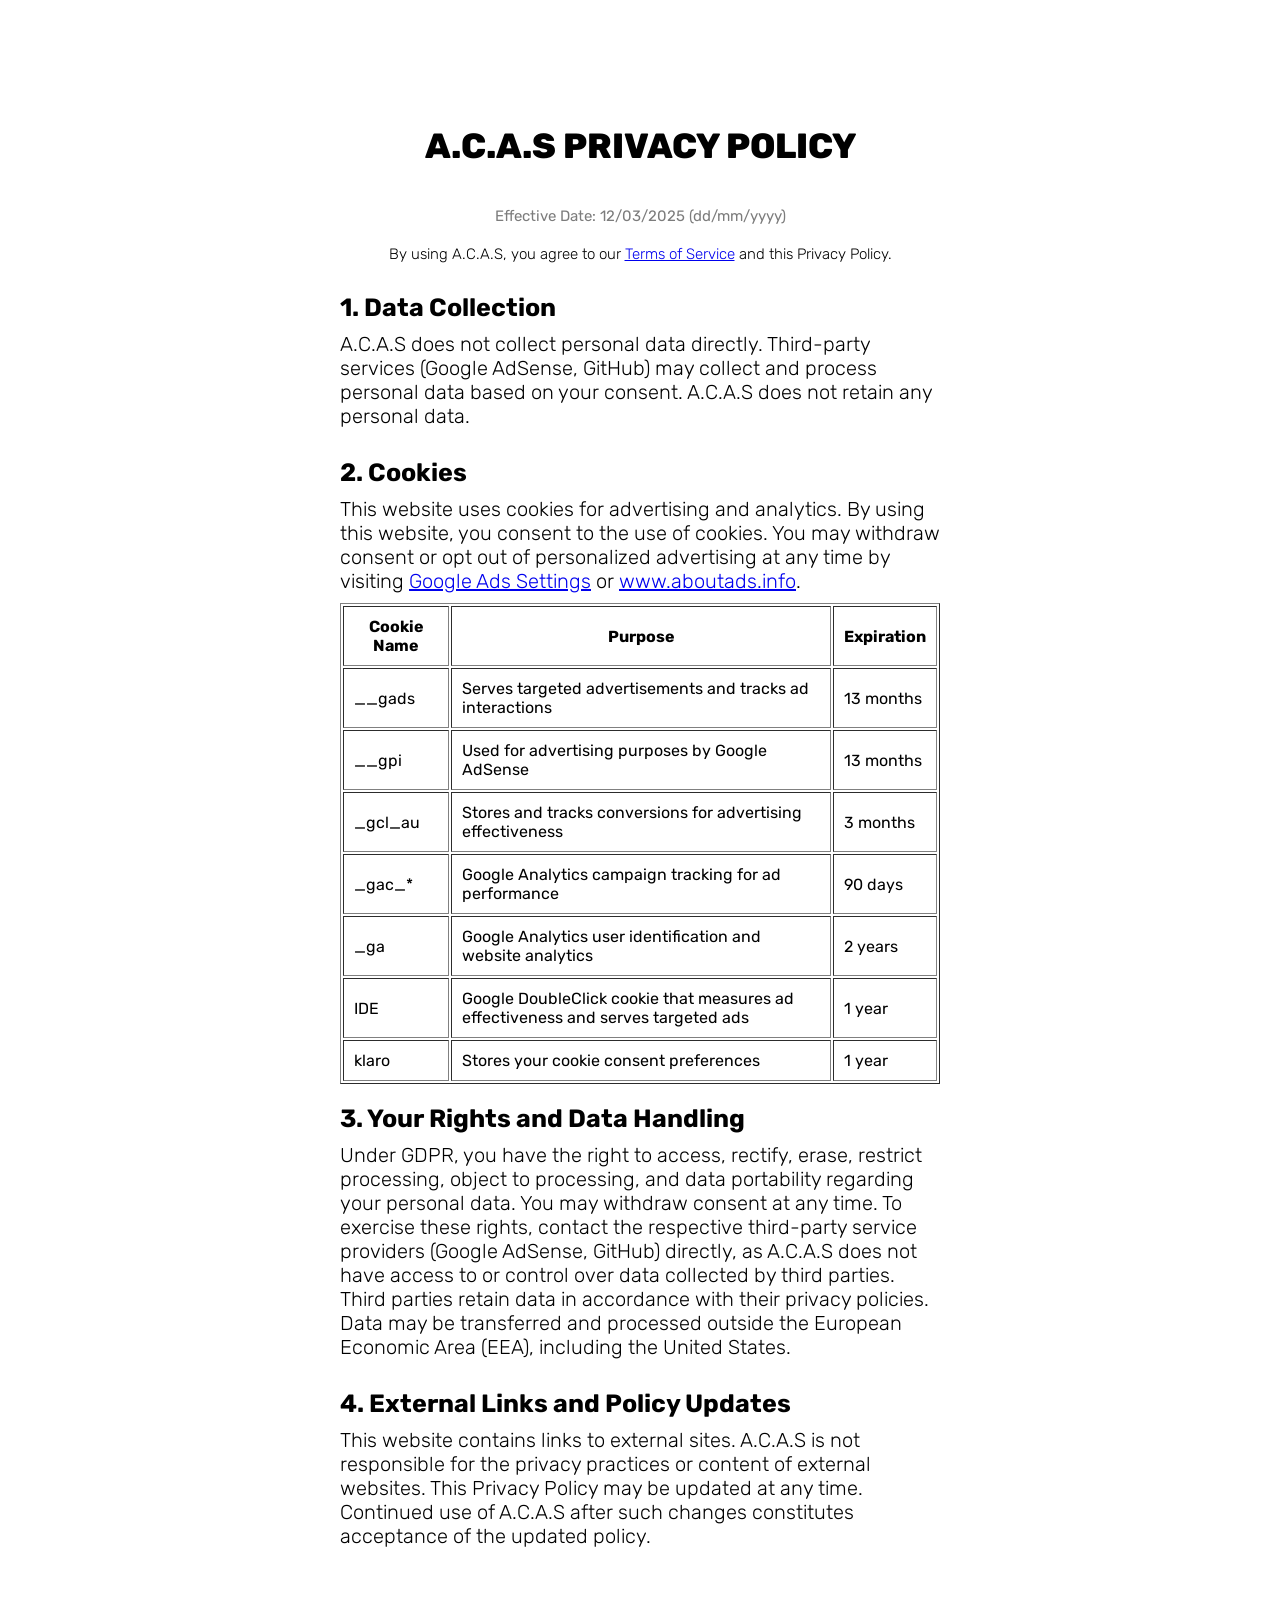
<file: privacy/index.html>
<!DOCTYPE html>
<html>
    <head>
        <title>PRIVACY POLICY / A.C.A.S</title>
        <meta name="description" content="How A.C.A.S handles data and cookies. We don’t collect personal data directly; third‑party services may process data with your consent.">
        <meta property="og:title" content="Privacy / A.C.A.S">
        <meta property="og:description" content="A.C.A.S privacy policy: data handling, cookies, and consent management.">
        <meta name="keywords" content="acas privacy policy, chess assistant privacy, data processing, cookie policy, consent management">
        <link rel="stylesheet" type="text/css" href="privacy.css">
        <meta name="viewport" content="width=device-width, initial-scale=1.0">
        <meta charset="UTF-8">
    </head>
    <body>
        <div id="wrapper">
            <div class="big-title">A.C.A.S PRIVACY POLICY</div>
        
            <div class="small-paragraph center-text greyed">Effective Date: 12/03/2025 (dd/mm/yyyy)</div>
            <div class="small-paragraph extra-slim center-text">By using A.C.A.S, you agree to our <a href="../tos/" target="_blank">Terms of Service</a> and this Privacy Policy.</div>
        
            <div class="title">1. Data Collection</div>
            <div class="paragraph slim">
                A.C.A.S does not collect personal data directly. Third-party services (Google AdSense, GitHub) may collect and process personal data based on your consent. A.C.A.S does not retain any personal data.
            </div>
        
            <div class="title">2. Cookies</div>
            <div class="paragraph slim">
                This website uses cookies for advertising and analytics. By using this website, you consent to the use of cookies. You may withdraw consent or opt out of personalized advertising at any time by visiting <a href="https://adssettings.google.com/" target="_blank">Google Ads Settings</a> or <a href="https://www.aboutads.info/" target="_blank">www.aboutads.info</a>.
            </div>
        
            <table border="1" cellpadding="10">
                <thead>
                    <tr>
                        <th>Cookie Name</th>
                        <th>Purpose</th>
                        <th>Expiration</th>
                    </tr>
                </thead>
                <tbody>
                    <tr>
                        <td>__gads</td>
                        <td>Serves targeted advertisements and tracks ad interactions</td>
                        <td>13 months</td>
                    </tr>
                    <tr>
                        <td>__gpi</td>
                        <td>Used for advertising purposes by Google AdSense</td>
                        <td>13 months</td>
                    </tr>
                    <tr>
                        <td>_gcl_au</td>
                        <td>Stores and tracks conversions for advertising effectiveness</td>
                        <td>3 months</td>
                    </tr>
                    <tr>
                        <td>_gac_*</td>
                        <td>Google Analytics campaign tracking for ad performance</td>
                        <td>90 days</td>
                    </tr>
                    <tr>
                        <td>_ga</td>
                        <td>Google Analytics user identification and website analytics</td>
                        <td>2 years</td>
                    </tr>
                    <tr>
                        <td>IDE</td>
                        <td>Google DoubleClick cookie that measures ad effectiveness and serves targeted ads</td>
                        <td>1 year</td>
                    </tr>
                    <tr>
                        <td>klaro</td>
                        <td>Stores your cookie consent preferences</td>
                        <td>1 year</td>
                    </tr>
                </tbody>
            </table>
        
            <div class="title">3. Your Rights and Data Handling</div>
            <div class="paragraph slim">
                Under GDPR, you have the right to access, rectify, erase, restrict processing, object to processing, and data portability regarding your personal data. You may withdraw consent at any time. To exercise these rights, contact the respective third-party service providers (Google AdSense, GitHub) directly, as A.C.A.S does not have access to or control over data collected by third parties. Third parties retain data in accordance with their privacy policies. Data may be transferred and processed outside the European Economic Area (EEA), including the United States.
            </div>
        
            <div class="title">4. External Links and Policy Updates</div>
            <div class="paragraph slim">
                This website contains links to external sites. A.C.A.S is not responsible for the privacy practices or content of external websites. This Privacy Policy may be updated at any time. Continued use of A.C.A.S after such changes constitutes acceptance of the updated policy.
            </div>
        </div>
    </body>
</html>
</file>
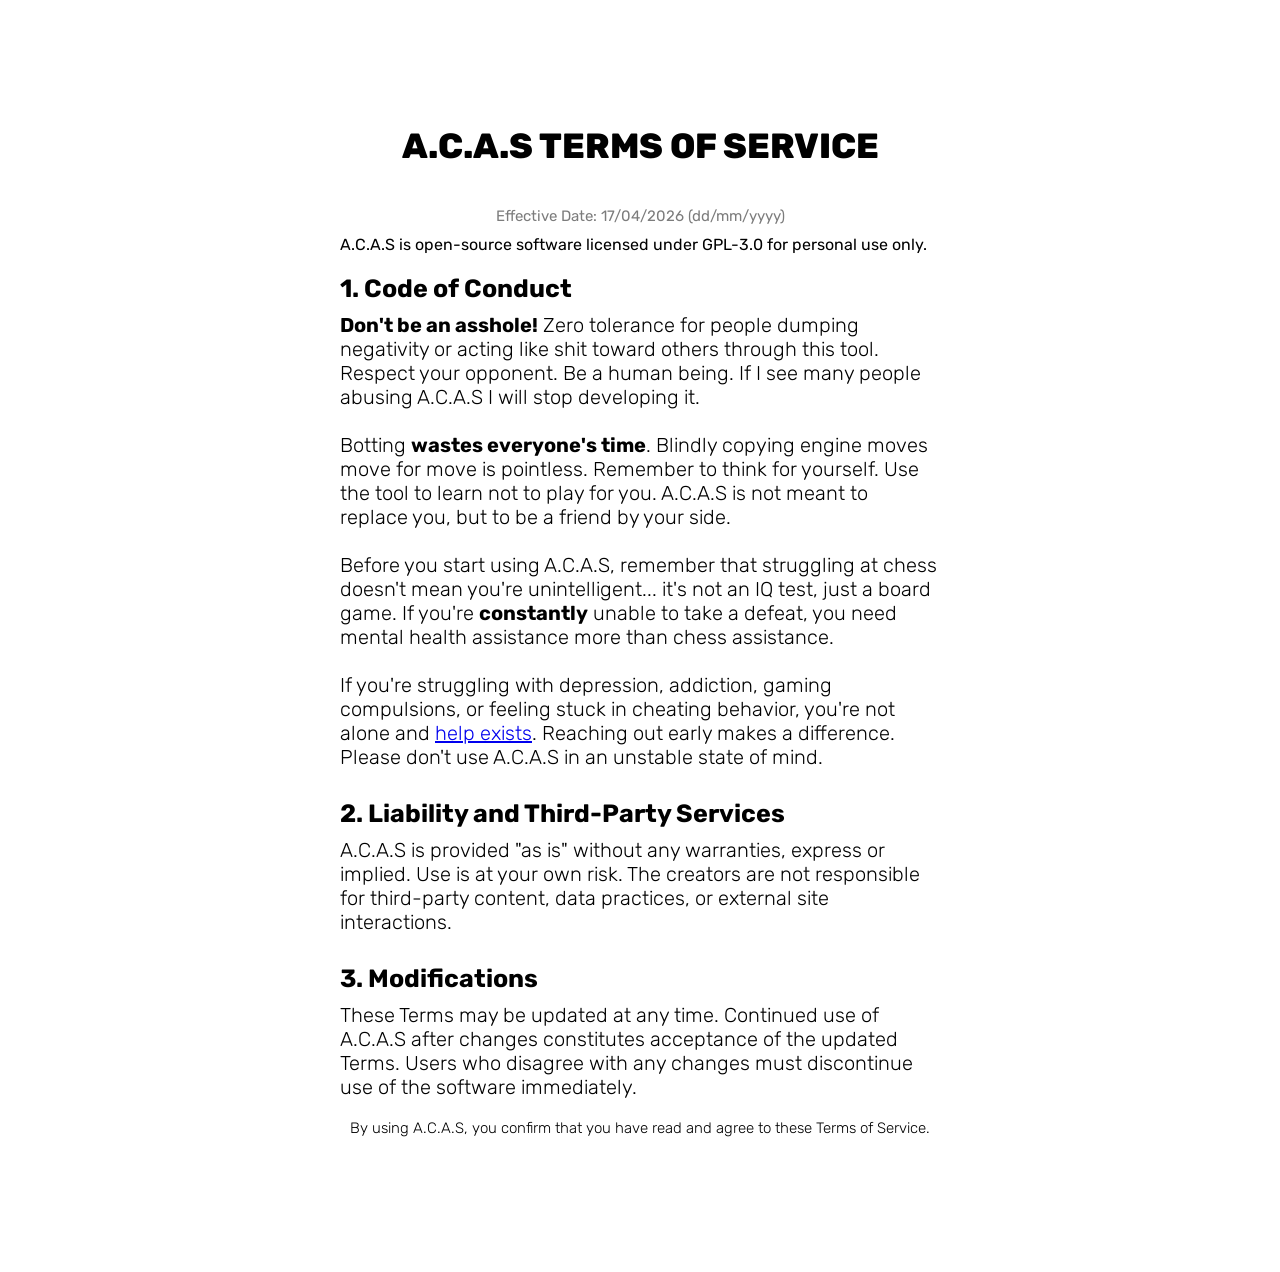
<file: tos/index.html>
<!DOCTYPE html>
<html>
    <head>
        <title>TERMS OF SERVICE / A.C.A.S</title>
        <meta name="description" content="Terms of Service for A.C.A.S: acceptable use, fair‑play restrictions, third‑party services, and liability.">
        <meta property="og:title" content="ToS / A.C.A.S">
        <meta property="og:description" content="A.C.A.S Terms of Service—use guidelines, fair‑play, and liability.">
        <meta name="keywords" content="acas terms of service, chess assistant tos, acceptable use, liability, third party services">
        <link rel="stylesheet" type="text/css" href="tos.css">
        <meta name="viewport" content="width=device-width, initial-scale=1.0">
        <meta charset="UTF-8">
    </head>
    <body>
        <div id="wrapper">
            <div class="big-title">A.C.A.S TERMS OF SERVICE</div>
            <div class="small-paragraph center-text greyed">Effective Date: 17/04/2026 (dd/mm/yyyy)</div>

            A.C.A.S is open-source software licensed under GPL-3.0 for personal use only.

            <div class="title">1. Code of Conduct</div>
            <div class="paragraph slim">
            <b>Don't be an asshole!</b> Zero tolerance for people dumping negativity or acting like shit toward others through this tool. Respect your opponent. Be a human being. If I see many people abusing A.C.A.S I will stop developing it.
            <br><br>
            Botting <b>wastes everyone's time</b>. Blindly copying engine moves move for move is pointless. Remember to think for yourself. Use the tool to learn not to play for you. A.C.A.S is not meant to replace you, but to be a friend by your side.
            <br><br>
            Before you start using A.C.A.S, remember that struggling at chess doesn't mean you're unintelligent... it's not an IQ test, just a board game. If you're <b>constantly</b> unable to take a defeat, you need mental health assistance more than chess assistance.
            <br><br>
            If you're struggling with depression, addiction, gaming compulsions, or feeling stuck in cheating behavior, you're not alone and  <a href="https://findahelpline.com" target="_blank">help exists</a>. Reaching out early makes a difference. Please don't use A.C.A.S in an unstable state of mind.
            </div>

            <div class="title">2. Liability and Third-Party Services</div>
            <div class="paragraph slim">A.C.A.S is provided "as is" without any warranties, express or implied. Use is at your own risk. The creators are not responsible for third-party content, data practices, or external site interactions.</div>

            <div class="title">3. Modifications</div>
            <div class="paragraph slim">These Terms may be updated at any time. Continued use of A.C.A.S after changes constitutes acceptance of the updated Terms. Users who disagree with any changes must discontinue use of the software immediately.</div>
        
            <div class="small-paragraph extra-slim center-text">By using A.C.A.S, you confirm that you have read and agree to these Terms of Service.</div>
        </div>     
    </body>
</html>
</file>
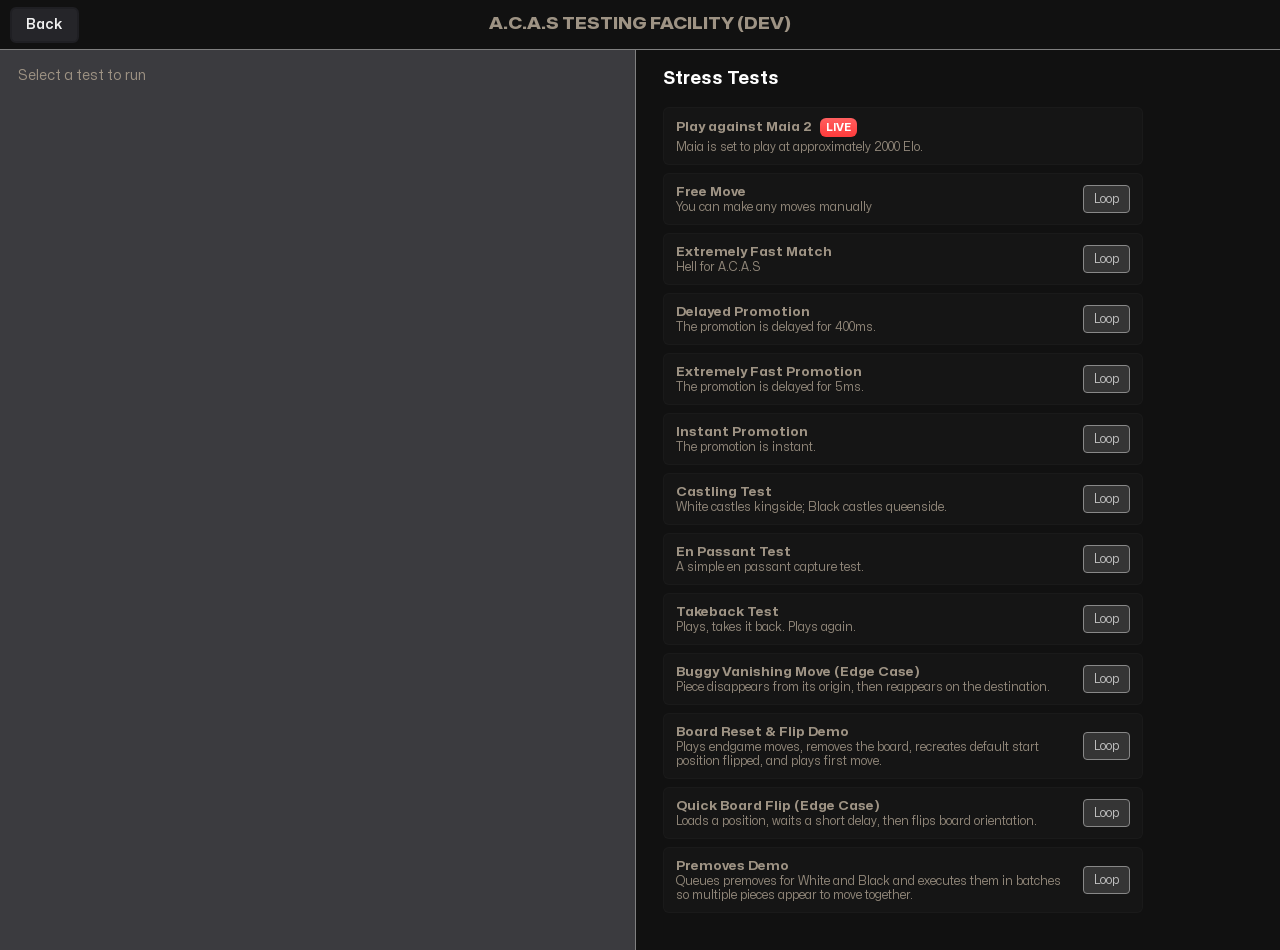
<file: app/dev/index.html>
<!DOCTYPE html>
<html>
<head>
    <title>Testing Facility / A.C.A.S</title>
    <meta charset="UTF-8">
    <meta name="robots" content="noindex">
    <meta name="viewport" content="width=device-width, initial-scale=1.0">
    <link rel="stylesheet" type="text/css" href="board.css"/>
    <script src="../assets/js/globals.js"></script>
    <script type="module" src="../assets/js/misc/exposeModules.js"></script>
    <link rel="stylesheet" type="text/css" href="../../assets/css/chessground.base.css"/>
    <link rel="stylesheet" type="text/css" href="../../assets/css/chessground.brown.css"/>
    <link rel="stylesheet" type="text/css" href="../../assets/css/theme-cburnett.css"/>
    <link rel="stylesheet" type="text/css" href="../../assets/css/theme-merida.css"/>
    <link rel="stylesheet" type="text/css" href="../../assets/css/theme-letters.css"/>
    <link rel="stylesheet" type="text/css" href="../../assets/css/theme-staunty.css"/>
    <link rel="stylesheet" type="text/css" href="../../assets/css/custom-scroll.css"/>
    <link rel="stylesheet" type="text/css" href="../../assets/css/custom-inputs.css"/>
    <link rel="stylesheet" type="text/css" href="../../assets/css/acas-toast.css"/>
    <link rel="stylesheet" type="text/css" href="../../assets/css/bg-textures.css"/>
    <link rel="icon" type="image/x-icon" href="../../favicon.ico"/>
</head>
<body class="staunty"><div class="top-note">A.C.A.S TESTING FACILITY (DEV)</div>
    <a href="../" target="_blank" class="back-to-acas-link" rel="noopener">Back</a>
    <div id="tests-root" class="tests-root">
        <div id="left-panel" class="panel" role="main">
            <div id="left-content" class="left-content">
                <!-- Test content is rendered here. Each test is responsible for creating/destroying its own boards inside this element. -->
            </div>
        </div>

        <div id="splitter" role="separator" aria-orientation="vertical" tabindex="0" title="Drag to resize" aria-label="Resize panels"></div>

        <div id="right-panel" class="panel" role="complementary">
            <div id="controls">
                <h3>Stress Tests</h3>
                <ul id="test-list"></ul>
            </div>
        </div>
    </div>

    <script type="module" src="index.js"></script>
</body>
</file>
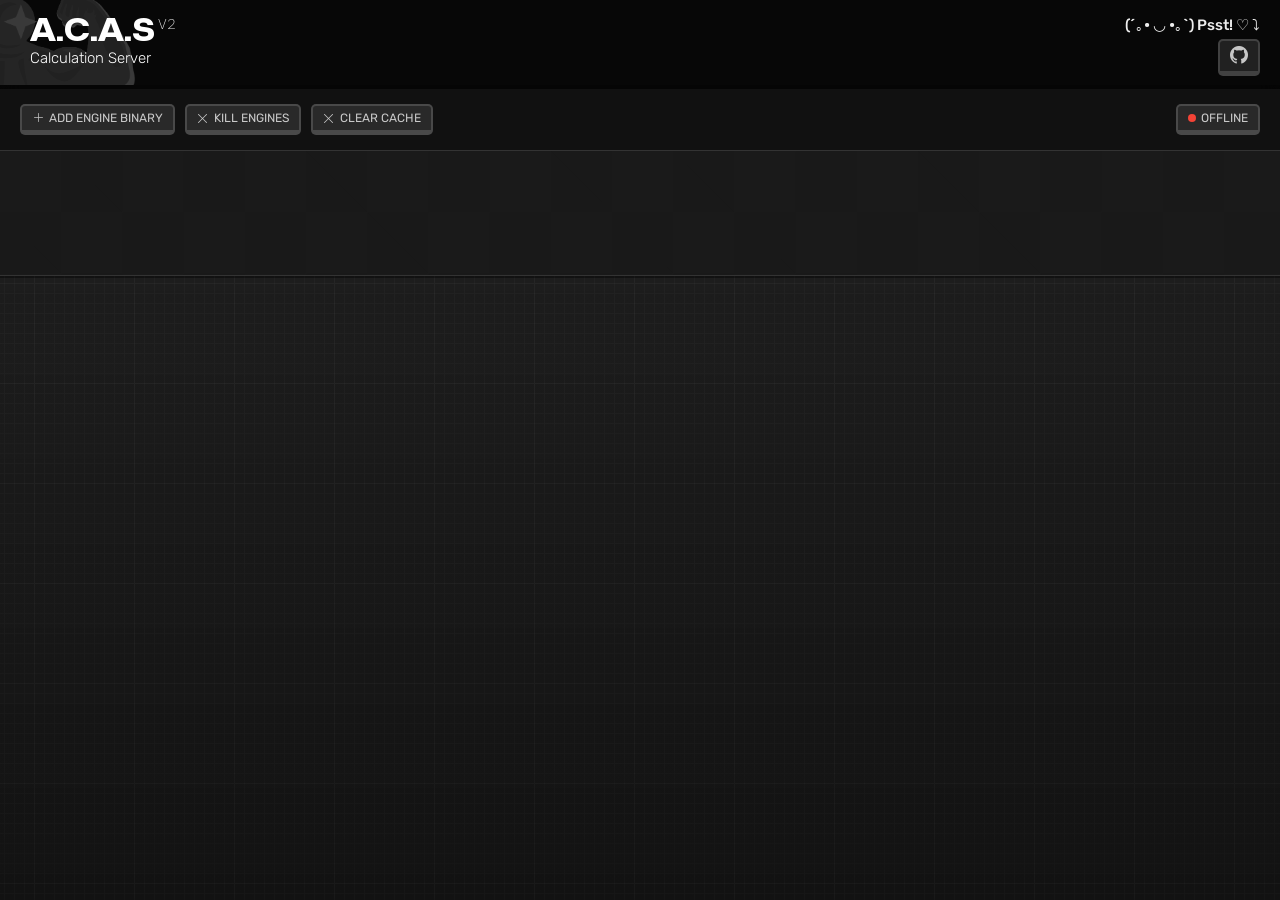
<file: appServer/ui/index.html>
<!DOCTYPE html>
<html>
<head>
    <meta http-equiv="Content-Security-Policy" content="default-src 'self'; script-src 'self'; style-src 'self' 'unsafe-inline'; connect-src 'self' ws://localhost:*; img-src 'self' data: blob:;">
    <meta name="viewport" content="width=device-width, initial-scale=1.0">
    <meta name="description" content="Local chess engine WebSocket server for A.C.A.S GUI.">
    <link rel="stylesheet" href="./css/bootstrap.css">
    <link rel="stylesheet" href="./css/acas-toast.css">
    <link rel="stylesheet" href="./css/main.css">
    <link rel="stylesheet" href="./css/custom-scroll.css">
    <link rel="preload" href="./fonts/Mona-Sans.woff2" as="font" type="font/woff2">
    <link rel="preload" href="./fonts/Rubik.ttf" as="font" type="font/ttf">
    <link rel="preload" href="./fonts/IBMPlexSans.ttf" as="font" type="font/ttf">
    <meta charset="UTF-8">
    <link rel="icon" type="image/x-icon" href="./favicon.ico"/>
</head>

<body>
<div id="acas-header">
    <a id="acas-logo" class="external" href="https://quantavil.github.io/A.C.A.S/" target="_blank">
        <img id="acas-logo-img" src="./images/logo.png">
        <div id="acas-logo-text-container">
            <div id="acas-logo-main">A.C.A.S<div id="acas-version-tag">V2</div></div>
            <div id="acas-logo-secondary">Calculation Server</div>
        </div>
    </a>
    <div id="acas-is-free-reminder">
        <span>(´｡• ◡ •｡`) Psst! ♡ ⤵</span>
        <div class="acas-social-actions">
            <a class="header-social-button github-button acas-fancy-button external" href="https://github.com/quantavil/A.C.A.S" target="_blank" title="Star A.C.A.S on GitHub">
                <i class="bi bi-github"></i>
            </a>
        </div>
    </div>
</div>
<header>
    <div class="header-buttons-container">
        <div>
            <button id="addEngineBtn" class="acas-fancy-button"><i class="bi bi-plus-lg"></i> ADD ENGINE BINARY</button>
            <input 
                type="file" 
                id="filePicker" 
                accept=".exe, .bin, .so, .dylib, application/octet-stream" 
            />

        </div>
        <button id="stopBtn" class="acas-fancy-button"><i class="bi bi-x-lg"></i> KILL ENGINES</button>
        <button id="clearBtn" class="acas-fancy-button"><i class="bi bi-x-lg"></i> CLEAR CACHE</button>
    </div>
    <div class="server-info acas-fancy-button">
        <div id="statusDot"></div>
        <span id="portDisplay">OFFLINE</span>
    </div>
</header>

<div class="engine-grid" id="engineGrid"></div>
<div id="consoles-container"></div>

<div id="acas-toast-container"></div>
<script src="./libs/acasToast.js"></script>
<script src="./libs/acasPrompt.js"></script>

<script src="./js/utils.js"></script>
<script src="./js/console.js"></script>
<script src="./index.js"></script>

</body>
</html>
</file>
<file: assets/css/home.css>
@font-face {
	font-family: "Mona Sans";
	src: url("../../assets/fonts/Mona-Sans.woff2") format("woff2 supports variations"), url("../../assets/fonts/Mona-Sans.woff2") format("woff2-variations");
	font-weight: 200 900;
	font-stretch: 75% 125%;
	unicode-range: U+0000-00FF, U+0100-024F;
}
@font-face {
    font-family: "Rubik";
    src: url("../../assets/fonts/Rubik.ttf") format("truetype");
    font-weight: 200 900;
    font-stretch: 75% 125%;
	unicode-range: U+0000-00FF, U+0100-024F;
}
@font-face {
    font-family: "IBM Plex Sans";
    src: url("../../assets/fonts/IBMPlexSans.ttf") format("truetype");
    font-weight: 200 900;
    font-stretch: 75% 125%;
}
html {
    overflow-x: hidden;
}
body {
	font-family: "Rubik", "IBM Plex Sans", "Mona Sans", sans-serif;
    margin: 0;
    color: #213a43;
    background-color: white;
    display: flex;
    align-content: center;
    justify-content: center;
    flex-direction: column;
    align-items: center;
}
#wrapper {
    margin: 125px 25px 125px 25px;
    display: flex;
    flex-direction: column;
    max-width: 600px;
}
#wiki-wrapper {
    margin: 125px 25px 0px 25px;
    display: flex;
    flex-direction: column;
    align-items: center;
}
.big-title {
    font-size: 35px;
    font-weight: 800;
    font-stretch: ultra-expanded;
    align-self: center;
    text-align: center;
    text-transform: uppercase;
    margin-bottom: 30px;
}
.small-paragraph {
    font-size: 15px;
    font-weight: 400;
    margin: 10px 0 10px 0;
}
.paragraph {
    font-size: 20px;
    font-weight: 400;
    margin: 10px 0 10px 0;
    max-width: 1000px;
}
.center-text {
    text-align: center;
}
.greyed {
    color: #bababa;
}
.slim {
    font-weight: 300;
}
.extra-slim {
    font-weight: 200;
}
.gradient-text {
    text-shadow: 0px 3px 0px #213a43;
}
#product-container {
	display: none;
    padding: 20px;
    background-color: #f1f1f1;
    border: 1px solid grey;
    border-radius: 5px;
    margin-top: 20px;
    margin-bottom: 20px;
}
.product {
    display: flex;
    flex-direction: column;
    gap: 10px;
    border-radius: 5px;
    border: 1px solid #213a43;
    margin-bottom: 25px;
    padding: 10px;
    background-color: #ffffff;
    border-bottom-width: 5px;
    border-right-width: 3px;
    color: #213a43;
}
.product .container {
    display: flex;
    flex-direction: row;
    gap: 25px;
}
.product .right {
    display: flex;
    flex-direction: column;
    gap: 10px;
}
.product .image {
    border-radius: 5px;
    border: 3px solid #213a43;
    border-bottom-width: 6px;
    border-right-width: 4px;
}
.product .title {
    font-size: 20px;
    font-weight: 700;
    font-stretch: ultra-expanded;
    padding: 15px;
    border-bottom: 3px solid;
    display: flex;
    flex-direction: row;
    flex-wrap: wrap;
    gap: 3px;
}
.product .description {
    font-weight: 600;
    font-style: italic;
}
.product .action-btn {
    background-color: white;
    width: fit-content;
    padding: 10px;
    border-radius: 5px;
    font-weight: 800;
    font-stretch: extra-expanded;
    text-decoration: none;
    color: #213a43;
    border: 2px solid #213a43;
    border-bottom-width: 5px;
    border-right-width: 3px;
}
.product .disclaimer {
	border-left: 2px solid #693f42;
    padding-left: 10px;
    color: #3b2527;
    padding: 10px;
    font-weight: 400;
}
.product .discount {
    color: #d95864;
    text-shadow: 0px 2px 0px #751414;
}
.product .originalPrice {
	text-decoration: line-through;
    font-weight: 300;
}
.product .price {
	font-weight: 600;
}

.get-deal-btn {
    background-color: white;
    height: fit-content;
    font-size: 20px;
    padding: 10px;
    border-radius: 5px;
    text-decoration: none;
    color: #ffffff;
    font-weight: 700;
    border: 2px solid rgb(66 127 59);
    border-bottom-width: 5px;
    margin-top: 10px;
    margin-bottom: 20px;
    background-color: #2799209e;
    display: flex;
    justify-content: center;
}

#wiki-section {
    margin: 20px;
    text-align: center;
}
.animation-container {
    display: flex;
    justify-content: center;
    align-items: center;
    width: 90vw;
    height: 100%;
    max-width: 1200px;
    overflow: hidden;
}
#lottie-animation {
    display: flex;
    justify-content: center;
    align-items: center;
    height: 400px;
    margin: 40px auto;
}
#lottie-animation svg {
    width: 250px;
    height: 250px;
    color: #5f8895;
}
.spin-circle {
    transform-origin: center;
    animation: loaderSpin 15s linear infinite;
}
.pulse-circle {
    transform-origin: center;
    animation: loaderPulse 2s ease-in-out infinite;
}
@keyframes loaderSpin {
    to { transform: rotate(360deg); }
}
@keyframes loaderPulse {
    0%, 100% { transform: scale(0.98); opacity: 0.3; }
    50% { transform: scale(1.02); opacity: 0.8; }
}
.data-transfer {
    margin-top: 20px;
    font-size: 18px;
    opacity: 0;
    animation: fadeIn 1s forwards;
}
@keyframes fadeIn {
    to {
        opacity: 1;
    }
}
.tweaking {
    animation: tweak 3s infinite ease-in-out;
}
@keyframes tweak {
    0%   { transform: rotate(0deg) scale(1); }
    5%   { transform: rotate(-2deg) scale(1.02); }
    10%  { transform: rotate(3deg) scale(1.03); }
    15%  { transform: rotate(-1deg) scale(1.02); background-color: rgba(179, 227, 255, 0.25); }
    20%  { transform: rotate(1deg) scale(1.01); }
    25%  { transform: rotate(0deg) scale(1); }
    100% { transform: rotate(0deg) scale(1); } 
}
.markdown-section-sub {
    padding: 50px 100px 50px 100px !important;
}
.markdown-section blockquote, .markdown-section code {
    color: #4f6881;
}
.markdown-section a {
    color: rgb(26 114 165);
}
.markdown-section em {
    color: #34495e;
}
.tip {
    border-left: 5px solid #213a43;
    padding-left: 10px;
    padding: 20px;
    border-radius: 5px;
    border: 2px solid #213a43;
    border-left: 5px solid #213a43;
}
.tip.warning {
    border-color: darkred;
    color: darkred;
    background-color: rgb(255 0 0 / 2%);
}
h1 {
    padding: 20px;
    font-stretch: expanded;
    align-items: flex-start;
    font-stretch: ultra-expanded;
    font-weight: 900;
    font-family: "Mona Sans";
    font-size: 35px;
    margin: 0;
    margin-bottom: 10px;
    padding-left: 0;
}
h1 span {
    align-items: flex-start;
    font-stretch: ultra-expanded;
    font-weight: 800;
    font-family: "Mona Sans";
}
img {
    border-radius: 7px;
    max-width: 99%;
    object-fit: scale-down;
    object-position: center;
}
.bi {
    width: 25px;
    height: 25px;
    display: flex;
    justify-content: center;
    align-items: center;
}
.sidebar-toggle {
    width: 75px !important;
    height: 75px;
    display: flex;
    justify-content: center;
    background-color: rgb(255 255 255 / 90%);
    align-items: center;
    border-radius: 0 25px 0 0;
    padding: 0;
}
.sidebar-toggle span {
    margin-bottom: 4px;
    border-radius: 20px;
    width: 30px;
    height: 3px;
}
.sidebar ul li a {
    align-items: flex-start;
    font-stretch: ultra-expanded;
    font-family: "Mona Sans";
    font-size: 20px;
}
.sidebar ul li.active>a {
    font-weight: 900;
    background-color: #213a4303;
}
.anchor span {
    color: var(--theme-color);
}
a {
    color: var(--theme-color);
}
.search {
    margin-bottom: 0px !important;
}
input {
    align-items: flex-start;
    font-stretch: ultra-expanded;
    font-family: "Mona Sans";
    font-size: 15px;
}
main {
    font-size: 16px;
    max-width: 1100px;
    font-size: 18px;
    width: 100%;
    border-left: 7px solid var(--theme-color);
    background-color: #ffffff;
    background-image:
      linear-gradient(45deg, rgba(0, 0, 0, 0.02) 25%, transparent 25%, transparent 75%, rgba(0, 0, 0, 0.02) 75%, rgba(0, 0, 0, 0.02)),
      linear-gradient(45deg, rgba(0, 0, 0, 0.02) 25%, transparent 25%, transparent 75%, rgba(0, 0, 0, 0.02) 75%, rgba(0, 0, 0, 0.02));
    background-size: 122.4px 122.4px;
    background-position: 0 0, 61.2px 61.2px;
    margin-top: 120px;
    border-radius: 10px 10px 0 0;
}
body {
    background-color: #c5b8a575;
    background-image: linear-gradient(45deg, rgba(0, 0, 0, 0.05) 25%, transparent 25%, transparent 75%, rgba(0, 0, 0, 0.05) 75%, rgba(0, 0, 0, 0.05)), linear-gradient(45deg, rgba(0, 0, 0, 0.05) 25%, transparent 25%, transparent 75%, rgba(0, 0, 0, 0.05) 75%, rgba(0, 0, 0, 0.05));
    background-size: 122.4px 122.4px;
    background-position: 0 0, 61.2px 61.2px;
}
.markdown-section {
    background: linear-gradient(to bottom, transparent 20px, #fcfeff 300px);
}
.markdown-section section {
    margin: 0 50px;
}
.markdown-section section:first-of-type {
    margin: 70px 50px 0;
}
.markdown-section section:last-of-type {
    padding-bottom: 50px;
}
.sidebar ul li.active>a {
    border-right: 3px solid;
}
ins.adsbygoogle[data-ad-status="unfilled"] {
    display: none !important;
}
main {
    border-left: 3px solid #213a43;
    border-right: 3px solid #213a43;
}
.acas-logo-main {
    font-size: 32px;
    display: flex;
    font-weight: 900;
    font-stretch: expanded;
    font-family: "Mona Sans";
    text-decoration: none;
}
.acas-logo-main span {
    font-size: 0.6em;
    font-weight: 600;
}
.fancy-btn:hover {
    background-color: rgb(0 0 0 / 5%);
}
.fancy-btn:active {
    border: 2px solid black;
    transform: translateY(3px);
}
header {
    background-color: #ffffff;
    color: #213a43;
    padding: 20px;
    border-bottom: 7px solid #213a43;
    border-top: 2px solid #213a43;
    display: flex;
    flex-direction: row;
    justify-content: space-between;
    align-items: center;
    height: 70px;
    border-radius: 8px 8px 0 0;
}
.large-intro {
    font-size: 70px;
    font-weight: 900;
    font-stretch: ultra-expanded;
    text-align: center;
    align-items: center;
    padding: 40px;
    color: #213a43;
    margin-bottom: 0;
    padding-bottom: 0;
}
.large-intro-mobile {
    font-size: 20vw;
    font-weight: 900;
    font-stretch: expanded;
    color: #213a43;
    text-align: center;
    display: flex;
    flex-direction: column;
    align-items: center;
    margin-bottom: 30px;
    margin-bottom: 0;
    font-family: 'Mona Sans';
    display: none;
    position: relative;
    margin-top: 60px;
}
.large-intro-mobile::after {
    content: '';
    position: absolute;
    top: 0;
    left: -75%;
    width: 50%;
    height: 100%;
    background: linear-gradient(
        120deg,
        rgba(255, 255, 255, 0) 0%,
        rgba(255, 255, 255, 0.6) 50%,
        rgba(255, 255, 255, 0) 100%
    );
    transform: skewX(-20deg);
    animation: glareMove 3s infinite;
}
@keyframes glareMove {
    0% {
        left: -75%;
    }
    100% {
        left: 125%;
    }
}
.large-intro-desc {
    font-size: 40px;
    font-weight: 500;
    font-stretch: normal;
    text-align: center;
    font-family: "Rubik";
    margin-top: 0;
    padding-top: 0;
    font-stretch: ultra-expanded;
}
.large-intro span {
    font-weight: 900;
}
header a {
    font-size: 20px;
    padding: 10px;
    border-radius: 5px;
    border: 2px solid #213a43;
    border-bottom-width: 5px;
    text-decoration: none;
}
.bordered {
    border: 2px solid #213a43;
    border-bottom-width: 5px;
    border-radius: 5px;
    padding: 10px;
}
.stats-container {
    padding: 30px;
    display: flex;
    justify-content: center;
    position: relative;
}
.stats-container div {
    display: flex;
    width: fit-content;
    height: fit-content;
    flex-direction: row;
    flex-wrap: wrap;
    align-items: center;
    gap: 50px;
    justify-content: space-around;
}
.stats-container div div {
    display: flex;
    align-items: flex-start;
    flex-direction: column;
    gap: 0;
}
.stats-container h2 {
    font-size: 40px;
    margin: 0;
}
footer {
    background-color: #213a43;
    padding: 30px 0 0;
    font-size: 30px;
    color: white;
    display: flex;
    justify-content: center;
    background-image: linear-gradient(45deg, rgb(255 255 255 / 10%) 25%, transparent 25%, transparent 75%, rgb(255 255 255 / 10%) 75%, rgb(255 255 255 / 10%)), linear-gradient(45deg, rgb(255 255 255 / 10%) 25%, transparent 25%, transparent 75%, rgb(255 255 255 / 10%) 75%, rgb(255 255 255 / 20%));
    background-size: 122.4px 122.4px;
    background-position: 0 0, 61.2px 61.2px;
    position: relative;
    overflow-x: hidden;
    overflow-y: hidden;
    padding-top: 100px;
}
dt {
    border-bottom: 1px solid grey;
}
dd {
    margin-bottom: 20px;
    border-left: 1px solid grey;
    padding-left: 10px;
}
footer section {
    background-color: #263a41;
    width: 100%;
    height: 100%;
    padding: 50px;
    border-top: 2px solid #466773;
    font-size: 16px;
    display: flex;
    gap: 15px;
    flex-wrap: wrap;
}
header a:has(.bi) {
    display: flex;
    gap: 5px;
    width: fit-content;
    align-items: center;
    justify-content: center;
    font-family: "Mona Sans";
    font-weight: 500;
}
header div:nth-of-type(2) {
    display: flex;
    gap: 5px;
}
th a {
    text-decoration: none;
}
tr {
    display: flex;
    gap: 10px;
    font-family: "Mona Sans";
}
article {
    display: flex;
    flex-direction: column;
    gap: 25px;
    position: relative;
}
.content {
    position: relative;
}
.floaty-piece {
    width: 80px;
    position: absolute;
    z-index: 2;
    pointer-events: none;
}
.showcase {
    display: flex;
    gap: 70px;
    align-items: center;
    background-color: #f5f5f5;
    padding: 25px;
    border: 2px solid;
    border-radius: 5px;
    border-bottom-width: 7px;
}
.showcase div:first-of-type {
    width: 100%;
    border-top: 2px dashed #213a43;
}
.showcase img {
    border: 3px solid #213a43;
    border-bottom-width: 8px;
    min-width: 466px;
    min-height: 500px;
}
.install-suggestion {
    font-size: 25px;
    background-color: #213a430a;
    margin: 50px 0 25px;
    padding: 20px;
    display: flex;
    gap: 10px;
    border: 2px solid #334b53;
    border-bottom: 5px solid #334b53;
    justify-content: space-between;
    border-radius: 5px;
    align-items: center;
    flex-wrap: wrap;
    min-height: 100px;
}
.install-button {
    background-color: rgb(70 103 115) !important;
    color: white !important;
    text-decoration: none;
    border-radius: 5px;
    padding: 20px 70px;
    border: 2px solid rgb(38 58 65);
    border-bottom: 10px solid rgb(38 58 65);
}
.mock-img {
    min-width: 490px;
    min-height: 490px;
}
li {
    margin-bottom: 10px;
    border-bottom: 2px dashed #cacaca;
    padding-bottom: 5px;
}
ul li {
    border-bottom: 2px dashed #ebebeb;
}
ul {
    margin-top: 10px;
}
.img-container {
    width: 100%;
    height: 150px;
    display: flex;
    align-items: center;
}
.markdown-section-sub section h3 {
    margin-top: 50px;
}
.markdown-section-sub section h2 {
    margin-top: 80px;
    border-bottom: 2px solid #dfdfdf;
    padding: 15px 0;
}
.blog-post h2 {
    margin-top: 0 !important;
}
@media (max-width: 920px) {
    header {
        flex-direction: row;
        justify-content: space-between;
        align-items: center;
        gap: 20px;
        overflow-x: auto;
    }
    .showcase {
        flex-direction: column;
        gap: 10px;
    }
    .showcase-2 {
        flex-direction: column-reverse;
    }
}
@media (max-width: 768px), (hover: none) and (pointer: coarse) {
    main {
        margin-top: 0px !important;
    }
    header {
        flex-direction: row;
        justify-content: space-between;
        align-items: center;
        gap: 20px;
        overflow-x: auto;
        border-radius: 0;
    }
    footer section {
        display: flex;
        justify-content: center;
        align-items: center;
        font-size: 16px;
    }
    .markdown-section section:first-of-type {
        margin: 10px 20px 0;
    }
    .markdown-section section:nth-of-type(2) {
        margin: 50px 20px 0;
    }
    .main-first-section {
        display: flex;
        flex-direction: column;
        align-items: center;
    }
    .floaty-footer {
        display: none;
    }
    .markdown-section blockquote {
        margin: 0;
    }
    #lottie-animation {
        display: none;
    }
    .large-intro {
        display: none;
    }
    .large-intro-mobile {
        display: block;
    }
    .large-intro-desc {
        font-size: 8vw;
        max-width: 80vw;
        text-align: center;
    }
    h1 {
        border-bottom: unset;
    }
    .markdown-section {
        border-left: 0px !important;
    }
    .markdown-section section {
        margin: 0 20px;
    }
    html, body {
        overflow-x: hidden;
        width: 100%;
    }
    body {
        background-image: unset;
        background-color: #ffffff;
    }
    table {
        width: 100%;
    }
    tr {
        display: flex;
        flex-direction: column;
        gap: 20px;
    }
    .floaty-no-mobile {
        display: none;    
    }
    .mock-img {
        min-width: 100vw;
        min-height: 50%;
    }
    .showcase img {
        min-width: 200px;
        min-height: 200px;
    }
    .acas-logo-main {
        font-size: 24px;
    }
    header a {
        font-size: 20px;
        font-weight: 500;
    }
    header {
        padding: 20px 20px 2px 20px;
    }
    header a:has(.bi) {
        height: fit-content;
    }
    .floaty-mobile-fix {
        left: -110px !important;
        top: 20px !important;
    }
    .floaty-subpage {
        display: none;
    }
    .markdown-section-sub {
        padding: 0 !important;
    }
    .install-suggestion {
        flex-direction: column;
        min-height: 140px;
    }
}
#hindsight-is-overrated {
    font-size: 35px;
    margin: 75px 0 35px;
    text-align: center;
}
.checkitout-container {
    display: flex;
    justify-content: flex-end;
}
</file>
<file: app/gui.css>
@font-face {
	font-family: "Mona Sans";
	src: url("../assets/fonts/Mona-Sans.woff2") format("woff2 supports variations"), url("../assets/fonts/Mona-Sans.woff2") format("woff2-variations");
	font-weight: 200 900;
	font-stretch: 75% 125%;
	unicode-range: U+0000-00FF, U+0100-024F;
}
@font-face {
    font-family: "Rubik";
    src: url("../assets/fonts/Rubik.ttf") format("truetype");
    font-weight: 200 900;
    font-stretch: 75% 125%;
	unicode-range: U+0000-00FF, U+0100-024F;
}
@font-face {
    font-family: "IBM Plex Sans";
    src: url("../assets/fonts/IBMPlexSans.ttf") format("truetype");
    font-weight: 200 900;
    font-stretch: 75% 125%;
}

@media (max-width: 800px) {
	#settings-panels {
		flex-direction: column !important;
	}
	#setting-container {
		flex-direction: column !important;
	}
	#acas-is-free-reminder {
		font-size: 12px !important;
	}
	.setting-panel {
		max-width: none !important;
	}
	#instance-size-change-container {
		display: none !important;
	}
	#settings-navbar-container {
		display: none !important;
	}
	#settings-header {
		display: flex !important;
		justify-content: center !important;
	}
}
@media (pointer: coarse) {
    .external-engine-setting-panel {
		display: none !important;
	}
	#acas-settings-container #settings-header,
	#acas-settings-container #setting-container,
	#settings-panels {
		opacity: 1 !important;
	}
	#chess-engine-dropdown {
		filter: none !important;
        pointer-events: unset !important;
        cursor: unset !important;
	}
    #install-notification {
        flex-direction: column !important;
    }
}
@media (max-width: 550px) {
	#acas-is-free-reminder span {
		display: none !important;
	}
	#acas-is-free-reminder .greasyfork-button {
		display: none !important;
	}
	#acas-is-free-reminder .github-button {
		display: none !important;
	}
	#acas-is-free-reminder .affiliate-button {
		display: block !important;
	}
	#install-buttons {
		flex-direction: column-reverse !important;
		align-items: flex-start !important;
	}
	.acas-offer {
		overflow-y: auto !important;
	}
	.acas-offer::after {
		top: 0 !important;
		right: 0 !important;
	}
	.acas-offer .disclaimer {
		display: none !important;
	}
	.acas-offer .subtitle {
		font-size: 20px !important;
	}
	.acas-offer .title {
		font-size: 25px !important;
	}
	.acas-offer .midtitle {
		margin-top: 0px !important;
	}
}
@media (max-width: 425px) {
	#install-title {
		font-size: 30px !important;
	}
	.install-notification-btn {
		font-size: 16px !important;
	}
	.install-subtitle {
		font-size: 15px !important;
	}
}
body {
	font-family: "Mona Sans", "Rubik", "IBM Plex Sans", sans-serif;
	margin: 0;
	background-color: #1f1f23;
	color: #e4e4e7;
	height: 100vh;
	display: flex;
	flex-direction: column;
}
cg-board {
	background-color: rgb(255 255 255 / 70%);
	cursor: inherit;
	border-radius: 0 0 5px;
}
cg-container {
	width: 100% !important;
	height: 100% !important;
}
/* Pattern from Hero Patterns: https://heropatterns.com/ */
.chessground-x {
	width: 100%;
}
.cg-wrap coords {
	color: silver;
	font-size: 10px;
}
.cg-wrap coords.side {
	right: -20px;
}
.cg-wrap coords.bottom {
	bottom: -20px;
}
#acas-header {
	padding: 15px 20px 20px;
	background-color: #29292e;
	height: 50px;
	display: flex;
	justify-content: space-between;
    z-index: 1000;
    position: sticky;
    top: 0;
	border-bottom: 1px solid #3f3f46;
}
#acas-logo {
	font-size: 30px;
	font-weight: 600;
	color: rgb(236, 236, 236);
	display: flex;
	transition: all 150ms ease;
	width: fit-content;
	text-decoration: none;
	padding-left: -50px;
	align-content: center;
	align-items: center;
	flex-direction: row;
	position: relative;
	margin-left: -20px;
	user-select: none;
}
#acas-logo:hover {
	transform: scale(0.95);
	filter: brightness(1.2);
	color: white;
	cursor: pointer;
}
#acas-logo-img {
	width: 150px;
    position: absolute;
    opacity: 0.2;
    margin-left: -10px;
    margin-top: -13px;
    max-height: 110px;
    overflow-y: clip;
    object-fit: cover;
    object-position: center top;
	filter: grayscale(1);
}
#acas-logo-text-container {
	z-index: 1;
	margin-left: 30px;
}
#acas-version-tag {
	font-size: 15px;
    font-weight: 200;
    font-family: "IBM Plex Sans";
    margin-left: 3px;
}
#acas-logo-main {
    display: flex;
    align-items: flex-start;
    font-stretch: ultra-expanded;
	font-weight: 800;
    font-family: "Mona Sans";
}
#acas-logo-secondary {
	font-size: 15px;
	font-weight: 100;
}
.acas-instance {
	display: flex;
	justify-content: center;
	align-content: center;
	width: 550px;
	/* this is overwritten by acas-backend-gui.js */
	max-width: 90vw;
	height: fit-content;
	position: relative;
	flex-direction: column;
	border-radius: 6px;
	transition: all 150ms ease;
	z-index: 10;
	border: 1px solid #3f3f46;
	background-color: #323238;
}
#acas-instance-container {
	display: flex;
	justify-content: center;
	flex-wrap: wrap;
	height: fit-content;
	padding: 10px;
	grid-gap: 10px;
}
.chessboard-components {
	position: relative;
	height: fit-content;
	display: flex;
	justify-content: center;
	align-items: center;
	background-color: #242429;
	padding: 16px 20px 20px 20px;
	border-radius: 0 0 6px 6px;
}
.assistance-concealment-active {
    opacity: 0.8 !important;
    filter: blur(2px);
}
.eval-bar {
	background-color: rgb(255 255 255 / 10%);
	width: 10px;
	position: absolute;
	bottom: 20px;
	left: 4.5px;
	top: 10px;
	border-radius: 3px;
}
.eval-bar.reversed {
	transform: rotate(180deg);
}
.eval-fill {
	position: absolute;
	bottom: 0;
	left: 0;
	width: 100%;
	background-color: #ffffff;
	transition: height 0.5s ease;
	border-radius: 3px;
}
.instance-header {
	padding: 10px;
	color: white;
	height: fit-content;
	background-color: rgb(0 0 0 / 73%);
	display: flex;
	flex-direction: row;
	justify-content: space-between;
	border-radius: 5px 5px 0 0;
}
.instance-basic-info {
	display: flex;
	justify-content: center;
	flex-direction: column;
	align-content: flex-start;
	align-items: flex-start;
	width: fit-content;
}
.instance-misc {
	width: fit-content;
	display: flex;
	flex-direction: column;
	align-items: flex-end;
	margin-right: 2px;
}
.instance-fen {
    font-size: 11px;
    font-weight: 100;
    color: rgb(255 255 255 / 30%);
    word-break: break-word;
}
.instance-fen-btn {
	font-size: 12px;
    font-weight: 100;
    color: rgb(255 255 255 / 50%);
    word-break: break-word;
    background-color: rgb(255 255 255 / 5%);
    padding: 3px;
    border-radius: 3px;
    border: 2px solid rgb(255 255 255 / 5%);
	width: fit-content;
    height: fit-content;
}
.instance-fen-btn:hover {
	background-color: rgb(255 255 255 / 10%);
}
.instance-fen-btn:active {
	margin-top: 3px;
}
.instance-variant {
	font-stretch: semi-expanded;
	text-transform: capitalize;
	font-size: 17px;
}
.variant-not-supported-text {
	color: rgb(255 255 255 / 50%);
	font-size: 0.8em;
}
.instance-domain {
	font-size: 15px;
	font-weight: 300;
	color: rgb(255 255 255 / 70%);
}
.instance-settings-btn {
	width: 40px;
	height: 40px;
	border-radius: 5px;
	background-color: rgb(255 255 255 / 10%);
	font-size: 26px;
	display: flex;
	align-content: center;
	justify-content: center;
	align-items: center;
	border: 2px solid rgb(255 255 255 / 15%);
}
.instance-settings-btn:hover {
	transform: scale(1.1);
	background-color: rgb(255 255 255 / 20%);
}
.instance-settings-btn:active {
	transform: scale(0.9);
	background-color: rgb(255 255 255 / 30%);
}
.instance-info-text {
	font-size: 13.5px;
	margin-top: 5px;
	color: rgb(255 255 255 / 50%);
	font-weight: 300;
	text-align: center;
}
.on-top-center-screen {
	position: absolute;
	top: 50%;
	left: 50%;
	transform: translate(-50%, -50%);
	z-index: 10;
}
#install-notification {
	height: fit-content;
	background: #df0000;
	background: linear-gradient(45deg,#7b0000 25%, #3e0000 25%, #3e0000 50%, #7b0000 50%, #7b0000 75%, #3e0000 75%, #3e0000);
    background-size: 20px 20px;
	color: white;
	padding: 10px;
	display: flex;
	justify-content: space-between;
	align-content: center;
	align-items: center;
	flex-wrap: wrap;
	flex-direction: row;
	grid-gap: 10px;
	z-index: 999999;
    position: fixed;
    left: 0;
    right: 0;
    border-bottom: 5px solid black;
}
#install-notification::before {
	content: "";
	position: fixed;
	top: 0;
	left: 0;
	width: 999vh;
	height: 999vh;
    background: linear-gradient(45deg, rgb(255 0 0 / 7%) 25%, rgb(129 0 0 / 7%) 25%, rgb(129 0 0 / 7%) 50%, rgb(255 0 0 / 7%) 50%, rgb(255 0 0 / 7%) 75%, rgb(129 0 0 / 7%) 75%, rgb(129 0 0 / 7%));
    background-size: 20px 20px;
	z-index: -1;
	pointer-events: none;
}
#install-notification::before {
    content: "";
    position: fixed;
    top: 0;
    left: 0;
    width: 999vh;
    height: 999vh;
    background: linear-gradient(
        45deg,
        rgb(255 0 0 / 17%) 25%,
        rgb(129 0 0 / 17%) 25%,
        rgb(129 0 0 / 17%) 50%,
        rgb(255 0 0 / 17%) 50%,
        rgb(255 0 0 / 17%) 75%,
        rgb(129 0 0 / 17%) 75%,
        rgb(129 0 0 / 17%)
    );
    background-size: 20px 20px;
    z-index: -1;
    pointer-events: none;
}
body:has(#install-notification:not(.hidden)) {
    background-color: rgb(24, 24, 24) !important;
}
body:has(#install-notification:not(.hidden)) #acas-instance-container {
    background-color: rgb(48, 48, 48) !important;
}
.install-description {
	color: rgb(159 159 159);
	font-size: 20px;
	font-weight: 400;
	margin-bottom: 20px;
}
#install-buttons {
    display: flex;
    grid-gap: 5px;
    align-items: center;
    flex-wrap: wrap;
}
#install-buttons-inner-container {
	display: flex;
	grid-gap: 5px;
}
#install-buttons .dropdown-input-container {
    background-color: #00000069;
    border-color: rgb(0 0 0);
}
#install-buttons .dropdown-input-container .selected-language-img {
	width: 30px;
	height: 30px;
	background-color: rgb(0 0 0 / 0%);
	color: rgb(255 255 255 / 75%);
	font-size: var(--settings-input-font-size);
	border: none;
	padding: 7px;
	text-transform: capitalize;
	font-weight: 500;
	font-family: unset;
	border-radius: 16px;
}
.install-description-small {
	color: rgb(255 255 255 / 50%);
	font-size: 16px;
}
#install-title {
    font-size: 35px;
    font-weight: 900;
    font-stretch: ultra-expanded;
    text-shadow: 0px 4px 0px #000;
    margin: 10px 0 10px;
	text-transform: uppercase;
	font-family: "Mona Sans", "IBM Plex Sans";
	word-break: break-word;
}
.install-subtitle {
    font-size: 20px;
    font-weight: 600;
    font-stretch: ultra-expanded;
    text-shadow: 0px 4px 0px #000;
    margin: 5px 0 5px;
}
.install-notification-btn {
    display: inline-block;
    padding: 10px 20px;
    color: white;
    text-decoration: none;
    border-radius: 5px;
    font-size: 18px;
    border: 2px solid black;
    border-bottom: 5px solid black;
    transition: all ease 0.1s;
    font-weight: 800;
    font-stretch: ultra-expanded;
    text-shadow: 0px 2px 0px #000;
    margin: 10px 0 10px;
	font-family: "Mona Sans", "IBM Plex Sans";
	display: flex;
    align-items: center;
    word-break: break-word;
}
.install-notification-btn:active {
	border: 2px solid black;
	transform: translateY(3px);
}
.install-footer {
	font-size: 15px;
	color: rgb(255 255 255 / 20%);
	margin-top: 20px;
}
#install-userscript-container {
	background-color: rgb(0 255 0 / 10%);
	border: 2px solid green;
	padding-left: 20px;
}
#install-manager-container {
	background-color: rgb(209 255 0 / 10%);
	border: 2px solid #cdb476;
	padding-left: 20px;
	margin: 10px 0 10px;
}

#install-acas-server-text {
	display: flex;
    flex-direction: column;
    align-items: center;
}

.install-userscript-btn {
    background-color: rgb(64 116 63);
    background-image: linear-gradient(rgb(70, 182, 68), rgb(65 121 64));
}
.install-userscript-btn:hover {
    background-image: linear-gradient(rgb(79 205 76),rgb(80, 138, 79));
}
#install-mobile-container {
	background-color: #0000005e;
    padding: 10px;
	display: none;
}
#install-buttons-mobile {
	display: flex;
	grid-gap: 5px;
    background-color: #0000005e;
    padding: 10px;
}
@media (pointer:none), (pointer:coarse) {
	#install-mobile-container {
		display: block;
	}
}
.install-lemur-btn {
    background-color: #00C3FD;
    background-image: linear-gradient(#00C3FD, #0080a7);
}
.install-lemur-btn:hover {
    background-image: linear-gradient(#29cdff, #009ccc);
}
.install-ios-btn {
	background-color: rgb(229 229 229);
    background-image: linear-gradient(rgb(187 187 187), rgb(119 119 119));
}
.install-ios-btn:hover {
    background-image: linear-gradient(rgb(206, 206, 206)rgb(99, 97, 97));
}
.violentmonkey-btn {
    background-color: #cb9e2c;
    background-image: linear-gradient(#efbe3c, #bd8700);
}
.violentmonkey-btn:hover {
	background-image: linear-gradient(#faca44, #d49801);
}
.tampermonkey-btn {
    background-color: #cb9e2c;
    background-image: linear-gradient(#efbe3c, #bd8700);
}
.tampermonkey-btn:hover {
	background-image: linear-gradient(#faca44, #d49801);
}
.hidden {
	display: none !important;
}
.blurred {
	filter: blur(5px);
	pointer-events: none;
	cursor: not-allowed;
}
.disabled {
	filter: blur(1px);
	opacity: 0.15;
	pointer-events: none;
	cursor: not-allowed;
}
.force-hidden {
	display: none !important;
}
.requires-sab {
	display: none !important;
}
#no-instances-container {
    background-color: #323238;
	color: #e4e4e7;
	padding: 40px 24px;
	display: flex;
	flex-direction: column;
	align-items: center;
	border-radius: 6px;
	width: 500px;
	text-align: center;
	z-index: 5;
	border: 1px solid #3f3f46;
}
#no-instances-title {
    font-size: 28px;
    font-weight: 800;
    font-stretch: expanded;
    text-transform: uppercase;
    animation: pulsate 4s infinite;
    color: rgb(255 255 255 / 90%);
    text-shadow: 0px 4px 0px rgb(0 0 0 / 50%);
    font-family: "Mona Sans", "IBM Plex Sans";
}
#no-instances-subtitle {
    margin: 20px;
    font-weight: 300;
    font-size: 20px;
    color: rgb(255 255 255 / 85%);
    text-shadow: 0px 2px 0px #000;
}
#no-instances-sites {
	margin: 10px;
	padding: 20px;
	border-radius: inherit;
	background-color: rgb(0 0 0 / 10%);
	max-height: 300px;
	overflow: auto;
}
.connection-warning {
    position: absolute;
    width: 100%;
    height: 100%;
    background: linear-gradient(to bottom, rgb(14 14 14), rgba(0, 0, 0, 0.3));
    border-radius: inherit;
    z-index: 3;
    display: flex;
    justify-content: flex-start;
    align-items: center;
    align-content: center;
    flex-direction: column;
    text-align: center;
    backdrop-filter: blur(2px);
}
.connection-warning-title {
	animation: pulsate 0.5s infinite;
    font-size: 27px;
    font-weight: 600;
    color: rgb(255 255 255 / 75%);
    margin-top: 23px;
}
.connection-warning-subtitle {
	font-size: 15px;
	font-weight: 400;
	color: rgb(195 195 195 / 70%);
}
.highlight-indicator {
	position: absolute;
	width: 100%;
	height: 100%;
	background-color: rgb(255 255 255 / 30%);
	border-radius: inherit;
	z-index: 3;
	display: flex;
	justify-content: center;
	align-items: center;
	align-content: center;
	flex-direction: column;
	text-align: center;
}
@keyframes pulsate {
	25% {
		opacity: 1;
		transform: scale(1);
	}
	50% {
		opacity: 0.5;
		transform: scale(0.98);
	}
	75% {
		opacity: 1;
		transform: scale(1);
	}
}
.no-select {
	user-select: none;
	-moz-user-select: none;
	-webkit-user-select: none;
	-ms-user-select: none;
}
#acas-settings-container {
	display: flex;
	height: fit-content;
	background-color: #29292e;
	color: #e4e4e7;
	flex-direction: column;
	align-items: flex-start;
	flex-grow: 1;
	z-index: 10;
	border-bottom: 1px solid #3f3f46;
}
#settings-navbar {
	width: fit-content;
	height: fit-content;
	display: flex;
	flex-direction: row;
	align-items: center;
	border-radius: 5px;
	color: white;
	font-size: 17px;
	text-align: center;
	border: 2px solid rgb(255 255 255 / 15%);
	padding: 1px;
}
#settings-navbar-subtitle {
    margin-top: 10px;
    font-size: 15px;
    font-weight: 400;
    color: rgb(255 255 255 / 50%);
}
#settings-header {
    height: fit-content;
    width: 100%;
    display: grid;
    grid-template-columns: 1fr auto 1fr;
    align-items: center;
    transition: all 0.1s ease;
    padding: 10px;
    opacity: 1;
    box-sizing: border-box;
    background-color: rgb(0 0 0 / 20%);
    border-bottom: 3px solid rgb(255 255 255 / 5%);
    grid-gap: 10px;
}
#settings-navbar-container {
    grid-column: 1;
    justify-self: start;
}
#settings-control-panel {
    grid-column: 2;
    justify-self: center;
	display: flex;
	flex-direction: row;
}
#settings-control-panel>*:not(:last-child) {
	margin-right: 5px;
}
.control-panel-btn {
	width: 40px;
	height: 40px;
	border-radius: 5px;
	background-color: rgb(255 255 255 / 10%);
	font-size: 26px;
	display: flex;
	align-content: center;
	justify-content: center;
	align-items: center;
	border: 2px solid rgb(255 255 255 / 15%);
}
.control-panel-btn:hover {
	transform: scale(1.1);
	background-color: rgb(255 255 255 / 20%);
}
.control-panel-btn:active {
	transform: scale(0.9);
	background-color: rgb(255 255 255 / 30%);
}
.horizontal-strip {
	width: 100%;
	height: 3px;
	background-color: rgb(255 255 255 / 3%);
	margin: 5px 0 15px 0;
}
#settings-panels {
    display: flex;
    justify-content: flex-start;
    transition: all 0.1s ease;
    opacity: 1;
    box-sizing: border-box;
    width: 100%;
    flex-wrap: wrap;
    gap: 10px;
    padding-top: 10px;
    margin-top: 10px;
    border-top: 2px solid rgba(255, 255, 255, 0.05);
}
.profile-status-bubble {
	width: 10px;
    height: 10px;
    background: rgb(255 255 255 / 5%);
    border-radius: 100%;
	margin: 10px;
	margin-left: 20px;
}
.pbs-idle { background: rgb(204, 204, 204); }
.pbs-calculating { background: rgb(75, 255, 135); }
.pbs-warning { background: rgb(255, 216, 42); }
.pbs-error { background: rgb(236, 49, 49); }

.unstable-setting-panel {
	background-color: rgba(50, 0, 0, 0.2) !important;
	border: 2px solid rgba(150, 0, 0, 0.4) !important;
	border-bottom-width: 5px !important;
}
.setting-panel-title {
	font-size: 18px;
	font-weight: 600;
	color: rgb(255, 255, 255, 0.75);
}
.setting-panel {
	background-color: #323238;
	border-radius: 6px;
	padding: 20px;
	border: 1px solid #3f3f46;
	max-width: 300px;
}
.setting-panel>*:not(:last-child) {
	margin-bottom: 10px;
	padding-bottom: 10px;
	border-bottom: 2px solid rgba(255, 255, 255, 0.05);
}
#settings-header #settings-navbar-global,
#settings-navbar-instance {
	height: 40px;
	width: fit-content;
	display: flex;
	justify-content: center;
	align-items: center;
	cursor: pointer;
	background-color: rgb(0 0 0 / 25%);
}
#settings-navbar #settings-navbar-global:hover,
#settings-navbar-instance:hover {
	background-color: rgba(255, 255, 255, 0.5);
}
#settings-navbar .selected {
	background-color: rgba(255, 255, 255, 0.8) !important;
	color: rgba(0, 0, 0, 0.8) !important;
}
#settings-navbar-global {
	padding: 0 20px 0 20px;
	border-radius: 2.5px 0 0 2.5px;
	border-right: 3px solid rgb(255 255 255 / 10%);
}
.settings-navbar-smooth-right {
	border-radius: 0 2.5px 2.5px 0 !important;
	border-right: 0 solid !important;
}
#settings-navbar-instance {
	padding: 0 20px 0 20px;
	border-radius: 0 2.5px 2.5px 0;
	position: relative;
}
#settings-navbar .dropdown-title {
	font-size: inherit;
	font-family: inherit;
	color: inherit;
	border: none;
	outline: none;
	margin: 0;
	padding: 0;
	display: flex;
	align-items: center;
}
#settings-navbar .dropdown-title .arrow-down-icon {
	margin-left: 10px;
	margin-bottom: 5px;
}
#settings-navbar .dropdown-content {
	display: none;
	position: absolute;
	background-color: rgb(255 255 255 / 95%);
	min-width: 160px;
	box-shadow: 0px 8px 16px 0px rgba(0, 0, 0, 0.2);
	z-index: 1;
	top: 100%;
	left: 0;
}
#settings-navbar .dropdown-item {
	display: flex;
	flex-direction: column;
	align-items: flex-start;
	padding: 10px;
	color: rgb(0 0 0 / 80%);
	text-align: left;
	width: 200px;
}
#settings-navbar .dropdown-content .dropdown-item:hover {
	background-color: rgba(204, 204, 204, 0.852);
}
.arrow-down-icon {
	width: 10px;
	height: 10px;
	border: solid rgb(255 255 255 / 80%);
	border-width: 0 1px 1px 0;
	transform: rotate(45deg);
	transition: transform 0.2s;
}
.selected .arrow-down-icon {
	border-color: rgb(0 0 0 / 80%);
}
#settings-navbar-instance:hover .dropdown-content {
	display: block !important;
}
#settings-navbar .dropdown-item-title {
	font-size: 15px;
	font-weight: 700;
	font-stretch: expanded;
}
#settings-navbar .dropdown-item-subtitle {
	font-size: 12.5px;
	word-break: break-all;
	font-weight: 300;
}
.dropdown-item:not(:last-child) {
	border-bottom: 1px solid rgba(0, 0, 0, 0.2);
}
.background-image-input {
	font-size: 15px !important;
	width: 120px !important;
}
#no-instances-sites .sites-header {
	display: flex;
	flex-wrap: wrap;
	flex-direction: row;
	border-bottom: 1px solid rgb(255 255 255 / 10%);
	padding-bottom: 5px;
	margin-bottom: 10px;
	grid-gap: 10px;
	align-items: center;
}
#no-instances-sites .sites-title {
	font-size: 25px;
	color: white;
	font-weight: 600;
	text-align: left;
}
#no-instances-sites .sites-subtitle {
	font-size: 16px;
	color: rgb(255 255 255 / 50%);
	font-weight: 300;
	text-align: left;
}
#no-instances-sites .sites-list {
	display: flex;
	flex-direction: row;
	flex-wrap: wrap;
	justify-content: flex-start;
	align-content: flex-start;
	grid-gap: 5px;
	margin-bottom: 10px;
}
#see-supported-sites-btn {
	width: fit-content;
	height: fit-content;
	padding: 10px;
	border-radius: 10px;
	font-size: 18px;
	text-decoration: none;
	color: rgb(255 255 255);
	background-color: rgb(255 255 255 / 10%);
	cursor: pointer;
	user-select: none;
	margin-bottom: 30px;
	border: 2px solid rgb(255 255 255 / 15%);
}
#see-supported-sites-btn:hover {
	background-color: rgb(255 255 255 / 20%);
	color: white;
}
#see-supported-sites-btn:active {
	margin-top: 3px;
}
.chess-site-link {
	width: fit-content;
	height: fit-content;
	padding: 10px;
	background-color: rgb(255 255 255 / 10%);
	border-radius: 10px;
	font-size: 18px;
	text-decoration: none;
	color: white;
	border: 2px solid rgb(255 255 255 / 10%);
}
.popular-chess-site-link {
	border: 2px solid rgb(255 255 255 / 50%);
}
.chess-site-link:hover {
	background-color: rgb(255 255 255 / 20%);
	transform: scale(1.05);
}

#acas-is-free-reminder {
	display: flex;
	flex-direction: column;
	grid-gap: 5px;
	font-size: 16px;
	color: grey;
	align-items: flex-end;
}
#acas-is-free-reminder {
	font-size: 15px;
    font-weight: 500;
    color: #ededed;
}
#acas-is-free-reminder .acas-social-actions {
	display: flex;
	flex-direction: row;
	grid-gap: 5px;
}
.header-social-button {
	display: flex;
	width: fit-content;
	height: 20px;
	align-items: center;
	grid-gap: 5px;
	padding: 5px 10px 5px 10px;
	font-size: 18px;
	font-weight: 400;
	border-radius: 6px;
	cursor: pointer;
	text-decoration: none;
	text-align: center;
}
.github-button {
	color: #C9D1D9;
	background-color: #21262D;
	border: 2px solid #3b434f;
}
.github-button:hover {
	background-color: #3f4955;
}
.github-button:focus {
	outline: none;
	box-shadow: 0 0 0 3px rgba(3, 102, 214, 0.3);
}
.github-button svg {
	width: 20px;
	height: 20px;
	fill: rgba(255, 255, 255, 0.3);
}
.greasyfork-button {
    border-radius: var(--settings-input-border-radius);
    background-color: var(--settings-input-main-bg-color);
    color: rgb(255 255 255 / 75%);
    font-size: var(--settings-input-font-size);
    border-width: var(--settings-input-border-width);
    border-style: var(--settings-input-border-style);
    border-color: var(--settings-input-border-color);
}
.greasyfork-button:hover {
	background-color: #ffffff28;
}
.affiliate-button {
    border-radius: var(--settings-input-border-radius);
    background-color: var(--settings-input-main-bg-color);
    color: rgb(255 255 255 / 75%);
    font-size: var(--settings-input-font-size);
    border-width: var(--settings-input-border-width);
    border-style: var(--settings-input-border-style);
    border-color: var(--settings-input-border-color);
}
.affiliate-button:hover {
	background-color: #8a0000;
    border: 2px solid #a82121;
}
#des-no-result-text {
	max-width: 400px;
	text-align: center;
	opacity: 0.5;
	padding: 50px 0;
	border-bottom: 0 !important;
	align-self: center;
}
#userscript-info-small {
	text-transform: capitalize;
	text-align: center;
	color: rgb(255 255 255 / 15%);
	font-size: 12.5px;
	font-weight: 100;
	margin: 10px 10px 0 10px;
	min-height: 30px;
}
#instance-size-change-container {
	width: 100%;
	height: fit-content;
	display: flex;
	justify-content: flex-end;
	z-index: 100;
	position: absolute;
	top: 90px;
}
#instance-size-change-modal {
	display: flex;
	grid-gap: 2px;
	color: rgba(255, 255, 255, 0.5);
	background-color: rgb(255 255 255 / 10%);
	border: 2px solid rgb(255 255 255 / 15%);
	padding: 2px;
	background-color: rgb(0 0 0 / 20%);
	border-radius: 5px;
	margin-right: 18px;
}
.instance-size-change-btn {
    width: 40px;
    height: 25px;
    background-color: rgb(255 255 255 / 10%);
    display: flex;
    justify-content: center;
    align-items: center;
    font-size: 25px;
    border: 2px solid rgb(255 255 255 / 20%);
}
.instance-size-change-btn:hover {
	color: rgba(255, 255, 255, 1);
	background-color: rgb(255 255 255 / 30%);
	border-color: rgb(255 255 255 / 25%);
}
.info-text-winning {
	color: rgb(145 255 200) !important;
}
.info-text-losing {
	color: rgb(255 130 130) !important;
}
#update-your-userscript-notification {
	color: #ff7858;
    display: flex;
    align-items: center;
    font-size: 10px;
}
.input-combination-box {
	display: flex;
    flex-direction: column;
    grid-gap: 10px;
}
.sub-input {
	padding-left: 10px;
    margin-left: 10px;
    border-left: 2px solid rgba(255, 255, 255, 0.05);
}
#add-engine-button {
    width: fit-content;
    height: fit-content;
    padding: 10px;
    border-radius: 5px;
    font-size: 18px;
    text-decoration: none;
    color: rgb(255 255 255 / 75%);
    background-color: rgb(255 255 255 / 10%);
    cursor: pointer;
    user-select: none;
    margin-bottom: 30px;
    border: 2px solid rgb(255 255 255 / 5%);
}
.engine-item {
    display: flex;
    flex-direction: row-reverse;
    align-items: center;
    grid-gap: 10px;
    justify-content: space-between;
    background-color: #ffffff08;
    border-bottom: 0 !important;
    padding: 5px !important;
}
.engine-item-settings-button {
	width: 40px;
	height: 40px;
	border-radius: 5px;
	background-color: rgb(255 255 255 / 10%);
	font-size: 26px;
	display: flex;
	align-content: center;
	justify-content: center;
	align-items: center;
	border: 2px solid rgb(255 255 255 / 15%);
}
#main-setting-panel {
	background: linear-gradient(to bottom, rgba(0, 0, 0, 0.2), rgba(0, 0, 0, 0)) no-repeat;
    border-radius: 5px;
    padding: 10px;
    border: 2px solid rgb(255 255 255 / 10%);
	border-bottom-width: 5px;
	max-width: calc(100% - 25px);
    width: fit-content;
}
#setting-container {
    margin: 10px;
    display: flex;
    justify-content: flex-start;
    transition: all 0.1s ease;
    box-sizing: border-box;
    flex-wrap: wrap;
    gap: 10px;
    opacity: 1;
    max-width: 100%;
    width: calc(100% - 20px);
}
.wide-text-input {
	width: 200px !important;
}
#profile-panel {
    display: flex;
    justify-content: space-between;
    flex-direction: row-reverse;
}
.wrap {
	flex-wrap: wrap;
}
.instance-basic-info-title {
	display: flex;
    align-items: center;
    flex-wrap: wrap;
	grid-gap: 5px;
}
.instance-additional-info {
	font-size: 14px;
    opacity: 0.6;
}
#add-new-profile-button {
	padding: 15px 20px;
	color: #616161;
	display: flex;
    align-items: center;
    justify-content: center;
	border-right: 1px solid rgb(255 255 255 / 5%);
	font-size: 20px;
}
#add-new-profile-button:hover {
	background-color: rgb(255 255 255 / 10%);
	color: #c0c0c0;
	cursor: pointer;
	font-weight: 700;
}
.selected-tab-item:hover .profile-removal-button {
    display: flex;
    align-items: center;
    justify-content: center;
	cursor: pointer;
}
#user-stats-container {
    width: 90%;
    display: flex;
    flex-direction: column;
    padding-top: 10px;
    border-top: 2px solid rgb(255 255 255 / 10%);
}
.user-stat {
    display: flex;
    justify-content: space-between;
    align-items: center;
	border-bottom: 1px solid rgb(255 255 255 / 5%);
	padding: 14px;
	gap: 10px;
}
.user-stat h5 { text-align: left; }
.user-stat p  { text-align: right; }
.user-stat h5, .user-stat p {
	margin: 0;
	word-break: keep-all;
	font-size: 15px;
	font-weight: 400;
}
.profile-removal-button {
    position: absolute;
    top: -2px;
    right: -10px;
    background: rgb(0 0 0 / 80%);
    border-radius: 4px;
    width: 30px;
    height: 30px;
    display: none;
    color: rgba(255, 255, 255, 0.6);
    border: 1px solid rgba(255, 255, 255, 0.4);
    opacity: 0.35;
    border-bottom-width: 5px;
}
.profile-removal-button:hover {
    background: rgb(65, 0, 0);
	border: 1px solid red;
	color: red;
	opacity: 1;
	border-bottom-width: 5px;
}
.dropdown-input-container:hover > .reversed-dropdown-list {
	display: flex !important;
    flex-direction: column-reverse !important;
}
.tos-reminder-setting-panel-item {
    background-color: #8b000040;
    border: 2px solid #ff000061;
    color: white;
    border-radius: 3px;
    padding: 10px;
    border-bottom: 4px solid #ff000061 !important;
}
.tos-reminder-setting-panel-item a {
    text-decoration: none;
    color: #ffeaea;
    border-bottom: 2px solid #ff00004a;
    background-color: #ffffff05;
}
.tos-reminder-setting-panel-item small, 
.tos-reminder-setting-panel-item span {
    color: grey;
}
.offer-container {
    position: fixed;
    top: 0;
    left: 0;
    width: 100vw;
    height: 100vh;
    z-index: 999999999;
    display: none;
    background-color: rgb(255 169 175 / 50%);
    align-items: center;
    justify-content: center;
    backdrop-filter: blur(5px);
	-webkit-backdrop-filter: blur(5px);
}
.acas-offer {
    display: flex;
    background-color: white;
    flex-direction: column;
    border-radius: 5px;
    padding: 10px;
    border: 5px solid rgb(105 63 66);
    border-bottom-width: 8px;
    max-width: 400px;
    position: relative;
    padding: 25px;
	max-height: 90vh;
}
.acas-offer::after {
    content: "💕";
    position: absolute;
    top: -25px;
    right: -25px;
    font-size: 50px;
}
.product::before {
    content: "✨";
    position: absolute;
    top: -20px;
    left: -20px;
    font-size: 35px;
}
.acas-offer .title {
	font-size: 30px;
    font-weight: 700;
}
.acas-offer .subtitle {
    font-size: 25px;
    font-weight: 300;
    background-color: #e8122426;
    font-style: italic;
    border-radius: 3px;
    padding: 10px;
}
.acas-offer .midtitle {
    margin-top: 20px;
    font-size: 20px;
    font-weight: 400;
    margin-bottom: 10px;
}
.acas-offer .pretitle {
	font-size: 18px;
    font-weight: 400;
	color: rgb(105 63 66);
}
.acas-offer .small {
	font-size: 13px;
    font-weight: 300;
	margin-top: 10px;
}
.acas-offer .offer-x {
	font-size: 27px;
	font-weight: 300;
}
.acas-offer .disclaimer {
	border-left: 2px solid #693f42;
    padding-left: 10px;
    color: #3b2527;
    padding: 10px;
    font-weight: 400;
}
.acas-offer .discount {
    color: #d95864;
    text-shadow: 0px 2px 0px #751414;
}
.acas-offer .originalPrice {
	text-decoration: line-through;
    font-weight: 300;
}
.acas-offer .price {
	font-weight: 600;
}
.acas-offer .close-btn {
	display: none;
	position: absolute;
	top: 0;
	right: 0;
	z-index: 999;
	background-color: #ffffffa3;
	border-radius: 100%;
	width: 20;
	height: 15px;
	width: 15px;
	font-size: 10px;
	align-items: center;
	justify-content: center;
}
.acas-offer .get-deal-btn {
    background-color: white;
    height: fit-content;
    font-size: 20px;
    padding: 10px;
    border-radius: 5px;
    text-decoration: none;
    color: #ffffff;
    font-weight: 700;
    border: 2px solid rgb(105 63 66);
    border-bottom-width: 5px;
    margin-top: 10px;
    margin-bottom: 20px;
    background-color: #99202c9e;
    display: flex;
    justify-content: center;
}
.acas-offer .get-deal-btn:active {
	margin-top: 13px !important;
}
.product-container {
	display: none;
}
.product {
    display: flex;
    flex-direction: column;
    gap: 10px;
    border-radius: 5px;
    border: 1px solid #000000;
    margin-bottom: 25px;
    padding: 10px;
    background-color: #ffffff;
    border-bottom-width: 5px;
    border-right-width: 3px;
    color: black;
	position: relative;
}
.product .container {
    display: flex;
    flex-direction: row;
    gap: 25px;
}
.product .right {
    display: flex;
    flex-direction: column;
    gap: 10px;
}
.product .image {
    border-radius: 5px;
    border: 3px solid #000000;
    border-bottom-width: 6px;
    border-right-width: 4px;
}
.product .title {
	font-size: 20px;
    font-weight: 700;
    font-stretch: ultra-expanded;
    padding: 15px;
    border-bottom: 3px solid;
    display: flex;
    flex-direction: row;
    flex-wrap: wrap;
    gap: 3px;
}
.product .description {
    font-weight: 400;
    font-style: italic;
}
.product .action-btn {
    background-color: white;
    width: fit-content;
    padding: 10px;
    border-radius: 5px;
    font-weight: 800;
    font-stretch: extra-expanded;
    text-decoration: none;
    color: black;
    border: 2px solid black;
    border-bottom-width: 5px;
    border-right-width: 3px;
}
.install-open-home-btn {
    display: inline-block;
    padding: 10px;
    color: white;
    text-decoration: none;
    border-radius: 5px;
    font-size: 15px;
    border: 2px solid black;
    border-bottom: 5px solid black;
    transition: allease 0.1s;
    font-weight: 600;
    font-stretch: ultra-expanded;
    text-shadow: 0px 2px 0px #000;
    margin: 10px 0 10px;
    cursor: pointer;
	background-color: #ad3333;
}
.install-open-home-btn:hover {
	background-color: #c03b3b;
}
#install-buttons .small-buttons {
	display: flex;
	align-items: center;
	gap: 10px;
}
#klaro {
	z-index: 99999999;
}
.setting-highlight {
    background-color: #fdff757a;
    border-radius: 3px;
    box-shadow: 0 0 11px 10px rgb(255 255 0 / 25%);
}	
.setting-panel-highlight {
	opacity: 1 !important;
}
ins.adsbygoogle[data-ad-status="unfilled"] {
    display: none !important;
}
input[disabled] {
	opacity: 0.25;
	filter: blur(1px);
}
*:has(> input[type="checkbox"][disabled]) {
    opacity: 0.5;
    filter: blur(3px);
}
.cg-wrap coords {
	font-size: 13px !important;
}
.cg-wrap coords.bottom {
	bottom: -18px !important;
}
.cg-wrap coords.side {
	right: -18px !important;
}
#engine-floaty {
	min-width: 50%;
    max-width: 90%;
}
#begging-floaty {
    max-width: 350px;
}
#begging-floaty .floaty-body {
	word-wrap: break-word;
}
#begging-floaty small {
	padding: 30px;
}
.direct-ees-input {
	text-transform: none !important;
}
#dynamic-setting-panel {
    display: flex;
    flex-direction: column;
    align-items: stretch;
}
#dynamic-setting-panel .textfield-input input {
    min-width: 40px !important;
	width: 125px;
}
#dynamic-engine-settings, .dynamic-setting-profile-container {
	gap: 10px;
    display: flex;
    flex-direction: column;
}
.dynamic-param-input {
	display: flex !important;
    flex-direction: column !important;
    align-items: baseline !important;
	margin-left: 10px;
    margin-bottom: 10px;
}
.dynamic-param-input input {
	background-color: rgb(0 0 0 / 10%) !important;
    color: rgb(255 255 255 / 80%) !important;
}
.dynamic-param-input * {
	font-size: 13px !important;
}
.dynamic-setting-button {
	padding: 4px;
    border-radius: 5px;
    font-size: 23px;
    display: flex;
    align-content: center;
    justify-content: center;
    align-items: center;
    border-radius: var(--settings-input-border-radius);
    background-color: var(--settings-input-main-bg-color);
    border-width: var(--settings-input-border-width);
    border-style: var(--settings-input-border-style);
    border-color: var(--settings-input-border-color);
}
.list-tag {
    padding: 7px;
    border-radius: 5px;
    color: #ffffff;
    font-size: 0.8em;
    background-color: rgb(255 255 255 / 6%);
}
.unstable-engine-tag {
	background-color: rgb(255 0 0 / 22%);
}
.needs-fixing-engine-tag {
	background-color: rgb(255 0 0 / 22%);
}
.realistic-engine-tag {
	background-color: rgb(19 255 0 / 17%);
}
.variants-engine-tag {
	background-color: rgba(0, 255, 234, 0.17);
}
.stable-engine-tag {
	background-color: rgba(17, 255, 0, 0.25);
}
.gas-container {
    width: 100%;
    height: 100%;
    background-color: rgb(0 0 0 / 25%);
    display: flex;
    justify-content: center;
    align-items: center;
}
p[data-translation-ffs-instructions] {
	max-width: 600px;
	font-size: 14px;
  	opacity: 0.8;
	font-weight: 600;
	font-style: italic;
}
video {
	border-radius: 5px;
}
.disable-elo:not(disabled) {
    opacity: 0.25;
    filter: blur(1px);
	pointer-events: none;
    user-select: none;
}

/* Local SVG Icon styling overrides */
[data-icon] svg {
    display: inline-block;
    vertical-align: middle;
    width: 1.2em;
    height: 1.2em;
}

.header-icon {
    display: inline-flex;
    align-items: center;
    justify-content: center;
    margin-left: 6px;
    vertical-align: middle;
    color: #a1a1aa;
}

.control-panel-btn svg {
    width: 1.3em;
    height: 1.3em;
    stroke-width: 2;
}

.header-social-button svg {
    width: 1.2em;
    height: 1.2em;
}

.checkbox-fill svg {
    width: 0.8em;
    height: 0.8em;
    stroke-width: 3.5;
}

/* Picture-in-Picture inline sub-settings styles */
#pip-sub-settings {
    display: flex;
    flex-direction: column;
    gap: 10px;
    margin-top: 10px;
    margin-bottom: 10px;
}

#pip-sub-settings .setting-panel {
    background-color: rgba(255, 255, 255, 0.02);
    border: 1px solid rgba(255, 255, 255, 0.05);
    padding: 12px;
    margin-left: 10px;
    border-left: 2px solid rgba(255, 255, 255, 0.05);
    border-radius: 6px;
    max-width: 100%;
}

#pip-sub-settings .setting-panel-title {
    font-size: 14px;
    font-weight: 600;
    color: rgba(255, 255, 255, 0.75);
}

#floating-panel-video {
    display: flex;
    justify-content: center;
    align-items: center;
    background-color: rgba(0, 0, 0, 0.25);
    border-radius: 4px;
    padding: 8px;
    border: 1px dashed rgba(255, 255, 255, 0.1);
}

#floating-panel-video video {
    max-width: 100%;
    height: auto;
    display: block;
    border-radius: 4px;
}
</file>
<file: assets/css/chessground.base.css>
/* * Chessground base css properties. * * You need to include the css files in themes folder in order to have the * board and pieces displayed! */
 .cg-wrap {
     width: 2000px;
     height: 2000px;
     position: relative;
     display: block;
}
 cg-helper {
     position: absolute;
     width: 12.5%;
     padding-bottom: 12.5%;
     display: table;
    /* hack: round to full pixel size in chrome */
     bottom: 0;
}
 cg-container {
     position: absolute;
     width: 800%;
     height: 800%;
     display: block;
     bottom: 0;
     touch-action: pan-y !important;
}
 cg-board {
     position: absolute;
     top: 0;
     left: 0;
     width: 100%;
     height: 100%;
     -webkit-user-select: none;
     -moz-user-select: none;
     -ms-user-select: none;
     user-select: none;
     line-height: 0;
     background-size: cover;
     cursor: pointer;
     border-radius: 3px;
}
 cg-board square {
     position: absolute;
     top: 0;
     left: 0;
     width: 12.5%;
     height: 12.5%;
     pointer-events: none;
}
 cg-board square.move-dest {
     background: radial-gradient(rgba(20, 85, 30, 0.5) 22%, #208530 0, rgba(0, 0, 0, 0.3) 0, rgba(0, 0, 0, 0) 0);
     pointer-events: auto;
}
 cg-board square.premove-dest {
     background: radial-gradient(rgba(20, 30, 85, 0.5) 22%, #203085 0, rgba(0, 0, 0, 0.3) 0, rgba(0, 0, 0, 0) 0);
}
 cg-board square.oc.move-dest {
     background: radial-gradient(transparent 0%, transparent 80%, rgba(20, 85, 0, 0.3) 80%);
}
 cg-board square.oc.premove-dest {
     background: radial-gradient(transparent 0%, transparent 80%, rgba(20, 30, 85, 0.2) 80%);
}
 cg-board square.move-dest:hover {
     background: rgba(20, 85, 30, 0.3);
}
 cg-board square.premove-dest:hover {
     background: rgba(20, 30, 85, 0.2);
}
 cg-board square.last-move {
     will-change: transform;
     background-color: rgba(155, 199, 0, 0.41);
}
 cg-board square.selected {
     background-color: rgba(20, 85, 30, 0.5);
}
 cg-board square.check {
     background: radial-gradient(ellipse at center, rgba(255, 0, 0, 1) 0%, rgba(231, 0, 0, 1) 25%, rgba(169, 0, 0, 0) 89%, rgba(158, 0, 0, 0) 100%);
}
 cg-board square.current-premove {
     background-color: rgba(20, 30, 85, 0.5);
}
 .cg-wrap piece {
     position: absolute;
     top: 0;
     left: 0;
     width: 12.5%;
     height: 12.5%;
     background-size: cover;
     z-index: 2;
     will-change: transform;
     pointer-events: none;
}
 cg-board piece.dragging {
     cursor: move;
     z-index: 10;
}
 cg-board piece.anim {
     z-index: 8;
}
 cg-board piece.fading {
     z-index: 1;
     opacity: 0.5;
}
 .cg-wrap square.move-dest:hover {
     background-color: rgba(20, 85, 30, 0.3);
}
 .cg-wrap piece.ghost {
     opacity: 0.3;
}
 .cg-wrap .cg-shapes, .cg-wrap .cg-custom-svgs {
     overflow: hidden;
     position: absolute;
     top: 0px;
     left: 0px;
     width: 100%;
     height: 100%;
     pointer-events: none;
}
 .cg-wrap .cg-shapes {
     opacity: 0.6;
     z-index: 2;
}
 .cg-wrap .cg-custom-svgs {
    /* over piece.anim = 8, but under piece.dragging = 10 */
     z-index: 9;
}
 .cg-wrap svg {
     overflow: hidden;
     position: relative;
     top: 0px;
     left: 0px;
     width: 100%;
     height: 100%;
     pointer-events: none;
     z-index: 2;
     opacity: 0.6;
}
 .cg-wrap coords {
     position: absolute;
     display: flex;
     pointer-events: none;
     opacity: 0.8;
     font-size: 9px;
}
 .cg-wrap coords.side {
     right: -15px;
     top: 0;
     flex-flow: column-reverse;
     height: 100%;
     width: 12px;
}
 .cg-wrap coords.side.black {
     flex-flow: column;
}
 .cg-wrap coords.bottom {
     bottom: -16px;
     left: 0;
     flex-flow: row;
     width: 100%;
     height: 16px;
     text-transform: uppercase;
     text-align: center;
}
 .cg-wrap coords.bottom.black {
     flex-flow: row-reverse;
}
 .cg-wrap coords coord {
     flex: 1 1 auto;
}
 .cg-wrap coords.side coord {
     transform: translateY(39%);
}
/* Drop variants */
 .cg-wrap.pocket {
     display: inline;
}
 .pocket {
     width: calc(var(--pocketLength) * (var(--cg-width) / var(--files)));
     height: calc(var(--cg-height) / var(--ranks));
     border-radius: 3px;
     box-shadow: 0 2px 3px rgba(0,0,0,0.3) inset;
     background: #888;
     white-space: nowrap;
     display: flex;
     --fs: calc(var(--cg-height) / var(--ranks));
     font-size: var(--fs);
     padding-bottom: 1px;
}
 .pocket.top {
     margin-bottom: var(--pocketMargin);
}
 .pocket.bottom {
     margin-top: var(--pocketMargin);
}
 .pocket square, .pocket nosquare {
     flex: 0 0 calc(100% / var(--pocketLength));
     position: relative !important;
     pointer-events: none;
}
 .pocket piece {
     height: 100% !important;
     width: 100% !important;
     background-position: center;
     pointer-events: auto;
}
 .pocket square.selected-square{
     background-color: #14551e80 !important;
}
 .pocket.usable square:first-child:hover {
     border-radius: 3px 0 0 3px;
}
 .pocket.usable square {
     cursor: pointer;
}
 .pocket.usable square:hover {
     background-color: #999;
     transition: background-color 0.13s;
}
 .pocket.usable square.premove {
     background-color: #555;
}
 .pocket.usable square.premove:hover {
     background-color: #666;
}
 .pocket square.last-move {
     will-change: transform;
     background-color: rgba(155, 199, 0, 0.41);
}
 .pocket piece[data-nb='0'] {
     cursor: auto;
     opacity: 0.1;
}
 .pocket piece::after {
     content: attr(data-nb);
     bottom: 0;
     right: 0;
     position: absolute;
     line-height: 0.9em;
     padding: 2px 0.2em;
     font-weight: bold;
     border-radius: 2px;
     font-size: 0.3em;
     color: #fff !important;
     text-shadow: 0 1px 0 #000 !important;
     background: #d85000 !important;
     box-shadow: 0 3px 4px rgba(0, 0, 0, 0.15) inset !important;
}
</file>
<file: assets/css/chessground.brown.css>
/** Colored board squares as an embedded SVG */
cg-board {
  background-color: #c5b8a5;
  background-image: url('[data-uri]');
}

/** Interactive board square colors */
cg-board square.move-dest {
  background: radial-gradient(rgba(20, 85, 30, 0.5) 22%, #208530 0, rgba(0, 0, 0, 0.3) 0, rgba(0, 0, 0, 0) 0);
}
cg-board square.premove-dest {
  background: radial-gradient(rgba(20, 30, 85, 0.5) 22%, #203085 0, rgba(0, 0, 0, 0.3) 0, rgba(0, 0, 0, 0) 0);
}
cg-board square.oc.move-dest {
  background: radial-gradient(transparent 0%, transparent 80%, rgba(20, 85, 0, 0.3) 80%);
}
cg-board square.oc.premove-dest {
	background: radial-gradient(transparent 0%, transparent 80%, rgba(20, 30, 85, 0.2) 80%);
}
cg-board square.move-dest:hover {
  background: rgba(20, 85, 30, 0.3);
}
cg-board square.premove-dest:hover {
  background: rgba(20, 30, 85, 0.2);
}
cg-board square.last-move {
  background-color: rgba(155, 199, 0, 0.41);
}
cg-board square.selected {
  background-color: rgba(20, 85, 30, 0.5);
}
cg-board square.check {
  background: radial-gradient(
    ellipse at center,
    rgba(255, 0, 0, 1) 0%,
    rgba(231, 0, 0, 1) 25%,
    rgba(169, 0, 0, 0) 89%,
    rgba(158, 0, 0, 0) 100%
  );
}
cg-board square.current-premove {
  background-color: rgba(20, 30, 85, 0.5);
}

/** Alternating colors in rank/file labels */
.cg-wrap.orientation-white coords.ranks coord:nth-child(2n),
.cg-wrap.orientation-white coords.files coord:nth-child(2n),
.cg-wrap.orientation-black coords.ranks coord:nth-child(2n + 1),
.cg-wrap.orientation-black coords.files coord:nth-child(2n + 1) {
  color: rgba(72, 72, 72, 0.8);
}

.cg-wrap.orientation-black coords.ranks coord:nth-child(2n),
.cg-wrap.orientation-black coords.files coord:nth-child(2n),
.cg-wrap.orientation-white coords.ranks coord:nth-child(2n + 1),
.cg-wrap.orientation-white coords.files coord:nth-child(2n + 1) {
  color: rgba(255, 255, 255, 0.8);
}
</file>
<file: assets/css/theme-cburnett.css>
.cburnett .cg-wrap piece.p-piece.white {
  background-image: url('../images/pieces/cburnett/Chess_plt45.svg');
}
.cburnett .cg-wrap piece.b-piece.white {
  background-image: url('../images/pieces/cburnett/Chess_blt45.svg');
}
.cburnett .cg-wrap piece.n-piece.white {
  background-image: url('../images/pieces/cburnett/Chess_nlt45.svg');
}
.cburnett .cg-wrap piece.r-piece.white {
  background-image: url('../images/pieces/cburnett/Chess_rlt45.svg');
}
.cburnett .cg-wrap piece.q-piece.white {
  background-image: url('../images/pieces/cburnett/Chess_qlt45.svg');
}
.cburnett .cg-wrap piece.k-piece.white {
  background-image: url('../images/pieces/cburnett/Chess_klt45.svg');
}
.cburnett .cg-wrap piece.c-piece.white {
  background-image: url('../images/pieces/cburnett/Chess_clt45.svg');
}
.cburnett .cg-wrap piece.m-piece.white {
  background-image: url('../images/pieces/cburnett/Chess_Mlt45.svg');
}
.cburnett .cg-wrap piece.g-piece.white {
  background-image: url('../images/pieces/cburnett/Chess_Glt45.svg');
}
.cburnett .cg-wrap piece.u-piece.white {
  background-image: url('../images/pieces/cburnett/Chess_Ult45.svg');
}
.cburnett .cg-wrap piece.z-piece.white {
  background-image: url('../images/pieces/cburnett/Chess_Zlt45.svg');
}
.cburnett .cg-wrap piece.a-piece.white {
  background-image: url('../images/pieces/cburnett/Chess_alt45.svg');
}
.cburnett .cg-wrap piece.d-piece.white {
  background-image: url('../images/pieces/cburnett/Chess_Dlt45.svg');
}
.cburnett .cg-wrap piece.f-piece.white {
  background-image: url('../images/pieces/cburnett/Chess_flt45.svg');
}
.cburnett .cg-wrap piece.s-piece.white {
  background-image: url('../images/pieces/cburnett/Chess_slt45.svg');
}
.cburnett .cg-wrap piece.w-piece.white {
  background-image: url('../images/pieces/cburnett/Chess_mlt45.svg');
}
.cburnett .cg-wrap piece.e-piece.white {
  background-image: url('../images/pieces/cburnett/Chess_elt45.svg');
}
.cburnett .cg-wrap piece.t-piece.white {
  background-image: url('../images/pieces/cburnett/Chess_tlt45.svg');
}
.cburnett .cg-wrap piece.l-piece.white {
  background-image: url('../images/pieces/cburnett/Chess_Cet45.svg');
}

.cburnett .cg-wrap piece.p-piece.black {
  background-image: url('../images/pieces/cburnett/Chess_pdt45.svg');
}
.cburnett .cg-wrap piece.b-piece.black {
  background-image: url('../images/pieces/cburnett/Chess_bdt45.svg');
}
.cburnett .cg-wrap piece.n-piece.black {
  background-image: url('../images/pieces/cburnett/Chess_ndt45.svg');
}
.cburnett .cg-wrap piece.r-piece.black {
  background-image: url('../images/pieces/cburnett/Chess_rdt45.svg');
}
.cburnett .cg-wrap piece.q-piece.black {
  background-image: url('../images/pieces/cburnett/Chess_qdt45.svg');
}
.cburnett .cg-wrap piece.k-piece.black {
  background-image: url('../images/pieces/cburnett/Chess_kdt45.svg');
}
.cburnett .cg-wrap piece.c-piece.black {
  background-image: url('../images/pieces/cburnett/Chess_cdt45.svg');
}
.cburnett .cg-wrap piece.m-piece.black {
  background-image: url('../images/pieces/cburnett/Chess_Mdt45.svg');
}
.cburnett .cg-wrap piece.g-piece.black {
  background-image: url('../images/pieces/cburnett/Chess_Gdt45.svg');
}
.cburnett .cg-wrap piece.u-piece.black {
  background-image: url('../images/pieces/cburnett/Chess_Udt45.svg');
}
.cburnett .cg-wrap piece.z-piece.black {
  background-image: url('../images/pieces/cburnett/Chess_Zdt45.svg');
}
.cburnett .cg-wrap piece.a-piece.black {
  background-image: url('../images/pieces/cburnett/Chess_adt45.svg');
}
.cburnett .cg-wrap piece.d-piece.black {
  background-image: url('../images/pieces/cburnett/Chess_Ddt45.svg');
}
.cburnett .cg-wrap piece.f-piece.black {
  background-image: url('../images/pieces/cburnett/Chess_fdt45.svg');
}
.cburnett .cg-wrap piece.s-piece.black {
  background-image: url('../images/pieces/cburnett/Chess_sdt45.svg');
}
.cburnett .cg-wrap piece.w-piece.black {
  background-image: url('../images/pieces/cburnett/Chess_mdt45.svg');
}
.cburnett .cg-wrap piece.e-piece.black {
  background-image: url('../images/pieces/cburnett/Chess_edt45.svg');
}
.cburnett .cg-wrap piece.t-piece.black {
  background-image: url('../images/pieces/cburnett/Chess_tdt45.svg');
}
.cburnett .cg-wrap piece.l-piece.black {
  background-image: url('../images/pieces/cburnett/Chess_Cdt45.svg');
}
</file>
<file: assets/css/theme-merida.css>
.merida .cg-wrap piece.p-piece.white {
  background-image: url('../images/pieces/merida/wP.svg');
}
.merida .cg-wrap piece.b-piece.white {
  background-image: url('../images/pieces/merida/wB.svg');
}
.merida .cg-wrap piece.n-piece.white {
  background-image: url('../images/pieces/merida/wN.svg');
}
.merida .cg-wrap piece.r-piece.white {
  background-image: url('../images/pieces/merida/wR.svg');
}
.merida .cg-wrap piece.q-piece.white {
  background-image: url('../images/pieces/merida/wQ.svg');
}
.merida .cg-wrap piece.k-piece.white {
  background-image: url('../images/pieces/merida/wK.svg');
}
.merida .cg-wrap piece.a-piece.white {
  background-image: url('../images/pieces/merida/wA.svg');
}
.merida .cg-wrap piece.c-piece.white {
  background-image: url('../images/pieces/merida/wC.svg');
}
.merida .cg-wrap piece.m-piece.white {
  background-image: url('../images/pieces/merida/wM.svg');
}
.merida .cg-wrap piece.f-piece.white {
  background-image: url('../images/pieces/merida/wF.svg');
}
.merida .cg-wrap piece.s-piece.white {
  background-image: url('../images/pieces/merida/wS.svg');
}
.merida .cg-wrap piece.e-piece.white {
  background-image: url('../images/pieces/merida/wE.svg');
}
.merida .cg-wrap piece.h-piece.white {
  background-image: url('../images/pieces/merida/wH.svg');
}
.merida .cg-wrap piece.l-piece.white {
  background-image: url('../images/pieces/merida/wL.svg');
}
.merida .cg-wrap piece.g-piece.white {
  background-image: url('../images/pieces/merida/wG.svg');
}
.merida .cg-wrap piece.w-piece.white {
  background-image: url('../images/pieces/merida/wW.svg');
}
.merida .cg-wrap piece.j-piece.white {
  background-image: url('../images/pieces/merida/wJ.svg');
}

.merida .cg-wrap piece.p-piece.black {
  background-image: url('../images/pieces/merida/bP.svg');
}
.merida .cg-wrap piece.b-piece.black {
  background-image: url('../images/pieces/merida/bB.svg');
}
.merida .cg-wrap piece.n-piece.black {
  background-image: url('../images/pieces/merida/bN.svg');
}
.merida .cg-wrap piece.r-piece.black {
  background-image: url('../images/pieces/merida/bR.svg');
}
.merida .cg-wrap piece.q-piece.black {
  background-image: url('../images/pieces/merida/bQ.svg');
}
.merida .cg-wrap piece.k-piece.black {
  background-image: url('../images/pieces/merida/bK.svg');
}
.merida .cg-wrap piece.a-piece.black {
  background-image: url('../images/pieces/merida/bA.svg');
}
.merida .cg-wrap piece.c-piece.black {
  background-image: url('../images/pieces/merida/bC.svg');
}
.merida .cg-wrap piece.m-piece.black {
  background-image: url('../images/pieces/merida/bM.svg');
}
.merida .cg-wrap piece.f-piece.black {
  background-image: url('../images/pieces/merida/bF.svg');
}
.merida .cg-wrap piece.s-piece.black {
  background-image: url('../images/pieces/merida/bS.svg');
}
.merida .cg-wrap piece.e-piece.black {
  background-image: url('../images/pieces/merida/bE.svg');
}
.merida .cg-wrap piece.h-piece.black {
  background-image: url('../images/pieces/merida/bH.svg');
}
.merida .cg-wrap piece.l-piece.black {
  background-image: url('../images/pieces/merida/bL.svg');
}
.merida .cg-wrap piece.g-piece.black {
  background-image: url('../images/pieces/merida/bG.svg');
}
.merida .cg-wrap piece.w-piece.black {
  background-image: url('../images/pieces/merida/bW.svg');
}
.merida .cg-wrap piece.j-piece.black {
  background-image: url('../images/pieces/merida/bJ.svg');
}


.merida.board9x10 .cg-wrap piece.a-piece.white {
  background-image: url('../images/pieces/merida/wS.svg');
}
.merida.board9x10 .cg-wrap piece.b-piece.white {
  background-image: url('../images/pieces/merida/wE.svg');
}
.merida.board9x10 .cg-wrap piece.c-piece.white {
  background-image: url('../images/pieces/merida/wCa.svg');
}
.merida.board9x10 .cg-wrap piece.a-piece.black {
  background-image: url('../images/pieces/merida/bS.svg');
}
.merida.board9x10 .cg-wrap piece.b-piece.black {
  background-image: url('../images/pieces/merida/bE.svg');
}
.merida.board9x10 .cg-wrap piece.c-piece.black {
  background-image: url('../images/pieces/merida/bCa.svg');
}
</file>
<file: assets/css/theme-letters.css>
.letters .cg-wrap piece.a-piece.white {
    background-image: url("data:image/svg+xml;utf8,<svg xmlns='http://www.w3.org/2000/svg' version='1.1' width='80px' height='80px'><text font-size='30' x='50%' y='50%' fill='white' class='white' text-anchor='middle' dominant-baseline='central'>A</text></svg>");
}

.letters .cg-wrap piece.pa-piece.white {
    background-image: url("data:image/svg+xml;utf8,<svg xmlns='http://www.w3.org/2000/svg' version='1.1' width='80px' height='80px'><text font-size='30' x='50%' y='50%' fill='white' class='white' text-anchor='middle' dominant-baseline='central'>+A</text></svg>");
}

.letters .cg-wrap piece.b-piece.white {
    background-image: url("data:image/svg+xml;utf8,<svg xmlns='http://www.w3.org/2000/svg' version='1.1' width='80px' height='80px'><text font-size='30' x='50%' y='50%' fill='white' class='white' text-anchor='middle' dominant-baseline='central'>B</text></svg>");
}

.letters .cg-wrap piece.pb-piece.white {
    background-image: url("data:image/svg+xml;utf8,<svg xmlns='http://www.w3.org/2000/svg' version='1.1' width='80px' height='80px'><text font-size='30' x='50%' y='50%' fill='white' class='white' text-anchor='middle' dominant-baseline='central'>+B</text></svg>");
}

.letters .cg-wrap piece.c-piece.white {
    background-image: url("data:image/svg+xml;utf8,<svg xmlns='http://www.w3.org/2000/svg' version='1.1' width='80px' height='80px'><text font-size='30' x='50%' y='50%' fill='white' class='white' text-anchor='middle' dominant-baseline='central'>C</text></svg>");
}

.letters .cg-wrap piece.pc-piece.white {
    background-image: url("data:image/svg+xml;utf8,<svg xmlns='http://www.w3.org/2000/svg' version='1.1' width='80px' height='80px'><text font-size='30' x='50%' y='50%' fill='white' class='white' text-anchor='middle' dominant-baseline='central'>+C</text></svg>");
}

.letters .cg-wrap piece.d-piece.white {
    background-image: url("data:image/svg+xml;utf8,<svg xmlns='http://www.w3.org/2000/svg' version='1.1' width='80px' height='80px'><text font-size='30' x='50%' y='50%' fill='white' class='white' text-anchor='middle' dominant-baseline='central'>D</text></svg>");
}

.letters .cg-wrap piece.pd-piece.white {
    background-image: url("data:image/svg+xml;utf8,<svg xmlns='http://www.w3.org/2000/svg' version='1.1' width='80px' height='80px'><text font-size='30' x='50%' y='50%' fill='white' class='white' text-anchor='middle' dominant-baseline='central'>+D</text></svg>");
}

.letters .cg-wrap piece.e-piece.white {
    background-image: url("data:image/svg+xml;utf8,<svg xmlns='http://www.w3.org/2000/svg' version='1.1' width='80px' height='80px'><text font-size='30' x='50%' y='50%' fill='white' class='white' text-anchor='middle' dominant-baseline='central'>E</text></svg>");
}

.letters .cg-wrap piece.pe-piece.white {
    background-image: url("data:image/svg+xml;utf8,<svg xmlns='http://www.w3.org/2000/svg' version='1.1' width='80px' height='80px'><text font-size='30' x='50%' y='50%' fill='white' class='white' text-anchor='middle' dominant-baseline='central'>+E</text></svg>");
}

.letters .cg-wrap piece.f-piece.white {
    background-image: url("data:image/svg+xml;utf8,<svg xmlns='http://www.w3.org/2000/svg' version='1.1' width='80px' height='80px'><text font-size='30' x='50%' y='50%' fill='white' class='white' text-anchor='middle' dominant-baseline='central'>F</text></svg>");
}

.letters .cg-wrap piece.pf-piece.white {
    background-image: url("data:image/svg+xml;utf8,<svg xmlns='http://www.w3.org/2000/svg' version='1.1' width='80px' height='80px'><text font-size='30' x='50%' y='50%' fill='white' class='white' text-anchor='middle' dominant-baseline='central'>+F</text></svg>");
}

.letters .cg-wrap piece.g-piece.white {
    background-image: url("data:image/svg+xml;utf8,<svg xmlns='http://www.w3.org/2000/svg' version='1.1' width='80px' height='80px'><text font-size='30' x='50%' y='50%' fill='white' class='white' text-anchor='middle' dominant-baseline='central'>G</text></svg>");
}

.letters .cg-wrap piece.pg-piece.white {
    background-image: url("data:image/svg+xml;utf8,<svg xmlns='http://www.w3.org/2000/svg' version='1.1' width='80px' height='80px'><text font-size='30' x='50%' y='50%' fill='white' class='white' text-anchor='middle' dominant-baseline='central'>+G</text></svg>");
}

.letters .cg-wrap piece.h-piece.white {
    background-image: url("data:image/svg+xml;utf8,<svg xmlns='http://www.w3.org/2000/svg' version='1.1' width='80px' height='80px'><text font-size='30' x='50%' y='50%' fill='white' class='white' text-anchor='middle' dominant-baseline='central'>H</text></svg>");
}

.letters .cg-wrap piece.ph-piece.white {
    background-image: url("data:image/svg+xml;utf8,<svg xmlns='http://www.w3.org/2000/svg' version='1.1' width='80px' height='80px'><text font-size='30' x='50%' y='50%' fill='white' class='white' text-anchor='middle' dominant-baseline='central'>+H</text></svg>");
}

.letters .cg-wrap piece.i-piece.white {
    background-image: url("data:image/svg+xml;utf8,<svg xmlns='http://www.w3.org/2000/svg' version='1.1' width='80px' height='80px'><text font-size='30' x='50%' y='50%' fill='white' class='white' text-anchor='middle' dominant-baseline='central'>I</text></svg>");
}

.letters .cg-wrap piece.pi-piece.white {
    background-image: url("data:image/svg+xml;utf8,<svg xmlns='http://www.w3.org/2000/svg' version='1.1' width='80px' height='80px'><text font-size='30' x='50%' y='50%' fill='white' class='white' text-anchor='middle' dominant-baseline='central'>+I</text></svg>");
}

.letters .cg-wrap piece.j-piece.white {
    background-image: url("data:image/svg+xml;utf8,<svg xmlns='http://www.w3.org/2000/svg' version='1.1' width='80px' height='80px'><text font-size='30' x='50%' y='50%' fill='white' class='white' text-anchor='middle' dominant-baseline='central'>J</text></svg>");
}

.letters .cg-wrap piece.pj-piece.white {
    background-image: url("data:image/svg+xml;utf8,<svg xmlns='http://www.w3.org/2000/svg' version='1.1' width='80px' height='80px'><text font-size='30' x='50%' y='50%' fill='white' class='white' text-anchor='middle' dominant-baseline='central'>+J</text></svg>");
}

.letters .cg-wrap piece.k-piece.white {
    background-image: url("data:image/svg+xml;utf8,<svg xmlns='http://www.w3.org/2000/svg' version='1.1' width='80px' height='80px'><text font-size='30' x='50%' y='50%' fill='white' class='white' text-anchor='middle' dominant-baseline='central'>K</text></svg>");
}

.letters .cg-wrap piece.pk-piece.white {
    background-image: url("data:image/svg+xml;utf8,<svg xmlns='http://www.w3.org/2000/svg' version='1.1' width='80px' height='80px'><text font-size='30' x='50%' y='50%' fill='white' class='white' text-anchor='middle' dominant-baseline='central'>+K</text></svg>");
}

.letters .cg-wrap piece.l-piece.white {
    background-image: url("data:image/svg+xml;utf8,<svg xmlns='http://www.w3.org/2000/svg' version='1.1' width='80px' height='80px'><text font-size='30' x='50%' y='50%' fill='white' class='white' text-anchor='middle' dominant-baseline='central'>L</text></svg>");
}

.letters .cg-wrap piece.pl-piece.white {
    background-image: url("data:image/svg+xml;utf8,<svg xmlns='http://www.w3.org/2000/svg' version='1.1' width='80px' height='80px'><text font-size='30' x='50%' y='50%' fill='white' class='white' text-anchor='middle' dominant-baseline='central'>+L</text></svg>");
}

.letters .cg-wrap piece.m-piece.white {
    background-image: url("data:image/svg+xml;utf8,<svg xmlns='http://www.w3.org/2000/svg' version='1.1' width='80px' height='80px'><text font-size='30' x='50%' y='50%' fill='white' class='white' text-anchor='middle' dominant-baseline='central'>M</text></svg>");
}

.letters .cg-wrap piece.pm-piece.white {
    background-image: url("data:image/svg+xml;utf8,<svg xmlns='http://www.w3.org/2000/svg' version='1.1' width='80px' height='80px'><text font-size='30' x='50%' y='50%' fill='white' class='white' text-anchor='middle' dominant-baseline='central'>+M</text></svg>");
}

.letters .cg-wrap piece.n-piece.white {
    background-image: url("data:image/svg+xml;utf8,<svg xmlns='http://www.w3.org/2000/svg' version='1.1' width='80px' height='80px'><text font-size='30' x='50%' y='50%' fill='white' class='white' text-anchor='middle' dominant-baseline='central'>N</text></svg>");
}

.letters .cg-wrap piece.pn-piece.white {
    background-image: url("data:image/svg+xml;utf8,<svg xmlns='http://www.w3.org/2000/svg' version='1.1' width='80px' height='80px'><text font-size='30' x='50%' y='50%' fill='white' class='white' text-anchor='middle' dominant-baseline='central'>+N</text></svg>");
}

.letters .cg-wrap piece.o-piece.white {
    background-image: url("data:image/svg+xml;utf8,<svg xmlns='http://www.w3.org/2000/svg' version='1.1' width='80px' height='80px'><text font-size='30' x='50%' y='50%' fill='white' class='white' text-anchor='middle' dominant-baseline='central'>O</text></svg>");
}

.letters .cg-wrap piece.po-piece.white {
    background-image: url("data:image/svg+xml;utf8,<svg xmlns='http://www.w3.org/2000/svg' version='1.1' width='80px' height='80px'><text font-size='30' x='50%' y='50%' fill='white' class='white' text-anchor='middle' dominant-baseline='central'>+O</text></svg>");
}

.letters .cg-wrap piece.p-piece.white {
    background-image: url("data:image/svg+xml;utf8,<svg xmlns='http://www.w3.org/2000/svg' version='1.1' width='80px' height='80px'><text font-size='30' x='50%' y='50%' fill='white' class='white' text-anchor='middle' dominant-baseline='central'>P</text></svg>");
}

.letters .cg-wrap piece.pp-piece.white {
    background-image: url("data:image/svg+xml;utf8,<svg xmlns='http://www.w3.org/2000/svg' version='1.1' width='80px' height='80px'><text font-size='30' x='50%' y='50%' fill='white' class='white' text-anchor='middle' dominant-baseline='central'>+P</text></svg>");
}

.letters .cg-wrap piece.q-piece.white {
    background-image: url("data:image/svg+xml;utf8,<svg xmlns='http://www.w3.org/2000/svg' version='1.1' width='80px' height='80px'><text font-size='30' x='50%' y='50%' fill='white' class='white' text-anchor='middle' dominant-baseline='central'>Q</text></svg>");
}

.letters .cg-wrap piece.pq-piece.white {
    background-image: url("data:image/svg+xml;utf8,<svg xmlns='http://www.w3.org/2000/svg' version='1.1' width='80px' height='80px'><text font-size='30' x='50%' y='50%' fill='white' class='white' text-anchor='middle' dominant-baseline='central'>+Q</text></svg>");
}

.letters .cg-wrap piece.r-piece.white {
    background-image: url("data:image/svg+xml;utf8,<svg xmlns='http://www.w3.org/2000/svg' version='1.1' width='80px' height='80px'><text font-size='30' x='50%' y='50%' fill='white' class='white' text-anchor='middle' dominant-baseline='central'>R</text></svg>");
}

.letters .cg-wrap piece.pr-piece.white {
    background-image: url("data:image/svg+xml;utf8,<svg xmlns='http://www.w3.org/2000/svg' version='1.1' width='80px' height='80px'><text font-size='30' x='50%' y='50%' fill='white' class='white' text-anchor='middle' dominant-baseline='central'>+R</text></svg>");
}

.letters .cg-wrap piece.s-piece.white {
    background-image: url("data:image/svg+xml;utf8,<svg xmlns='http://www.w3.org/2000/svg' version='1.1' width='80px' height='80px'><text font-size='30' x='50%' y='50%' fill='white' class='white' text-anchor='middle' dominant-baseline='central'>S</text></svg>");
}

.letters .cg-wrap piece.ps-piece.white {
    background-image: url("data:image/svg+xml;utf8,<svg xmlns='http://www.w3.org/2000/svg' version='1.1' width='80px' height='80px'><text font-size='30' x='50%' y='50%' fill='white' class='white' text-anchor='middle' dominant-baseline='central'>+S</text></svg>");
}

.letters .cg-wrap piece.t-piece.white {
    background-image: url("data:image/svg+xml;utf8,<svg xmlns='http://www.w3.org/2000/svg' version='1.1' width='80px' height='80px'><text font-size='30' x='50%' y='50%' fill='white' class='white' text-anchor='middle' dominant-baseline='central'>T</text></svg>");
}

.letters .cg-wrap piece.pt-piece.white {
    background-image: url("data:image/svg+xml;utf8,<svg xmlns='http://www.w3.org/2000/svg' version='1.1' width='80px' height='80px'><text font-size='30' x='50%' y='50%' fill='white' class='white' text-anchor='middle' dominant-baseline='central'>+T</text></svg>");
}

.letters .cg-wrap piece.u-piece.white {
    background-image: url("data:image/svg+xml;utf8,<svg xmlns='http://www.w3.org/2000/svg' version='1.1' width='80px' height='80px'><text font-size='30' x='50%' y='50%' fill='white' class='white' text-anchor='middle' dominant-baseline='central'>U</text></svg>");
}

.letters .cg-wrap piece.pu-piece.white {
    background-image: url("data:image/svg+xml;utf8,<svg xmlns='http://www.w3.org/2000/svg' version='1.1' width='80px' height='80px'><text font-size='30' x='50%' y='50%' fill='white' class='white' text-anchor='middle' dominant-baseline='central'>+U</text></svg>");
}

.letters .cg-wrap piece.v-piece.white {
    background-image: url("data:image/svg+xml;utf8,<svg xmlns='http://www.w3.org/2000/svg' version='1.1' width='80px' height='80px'><text font-size='30' x='50%' y='50%' fill='white' class='white' text-anchor='middle' dominant-baseline='central'>V</text></svg>");
}

.letters .cg-wrap piece.pv-piece.white {
    background-image: url("data:image/svg+xml;utf8,<svg xmlns='http://www.w3.org/2000/svg' version='1.1' width='80px' height='80px'><text font-size='30' x='50%' y='50%' fill='white' class='white' text-anchor='middle' dominant-baseline='central'>+V</text></svg>");
}

.letters .cg-wrap piece.w-piece.white {
    background-image: url("data:image/svg+xml;utf8,<svg xmlns='http://www.w3.org/2000/svg' version='1.1' width='80px' height='80px'><text font-size='30' x='50%' y='50%' fill='white' class='white' text-anchor='middle' dominant-baseline='central'>W</text></svg>");
}

.letters .cg-wrap piece.pw-piece.white {
    background-image: url("data:image/svg+xml;utf8,<svg xmlns='http://www.w3.org/2000/svg' version='1.1' width='80px' height='80px'><text font-size='30' x='50%' y='50%' fill='white' class='white' text-anchor='middle' dominant-baseline='central'>+W</text></svg>");
}

.letters .cg-wrap piece.x-piece.white {
    background-image: url("data:image/svg+xml;utf8,<svg xmlns='http://www.w3.org/2000/svg' version='1.1' width='80px' height='80px'><text font-size='30' x='50%' y='50%' fill='white' class='white' text-anchor='middle' dominant-baseline='central'>X</text></svg>");
}

.letters .cg-wrap piece.px-piece.white {
    background-image: url("data:image/svg+xml;utf8,<svg xmlns='http://www.w3.org/2000/svg' version='1.1' width='80px' height='80px'><text font-size='30' x='50%' y='50%' fill='white' class='white' text-anchor='middle' dominant-baseline='central'>+X</text></svg>");
}

.letters .cg-wrap piece.y-piece.white {
    background-image: url("data:image/svg+xml;utf8,<svg xmlns='http://www.w3.org/2000/svg' version='1.1' width='80px' height='80px'><text font-size='30' x='50%' y='50%' fill='white' class='white' text-anchor='middle' dominant-baseline='central'>Y</text></svg>");
}

.letters .cg-wrap piece.py-piece.white {
    background-image: url("data:image/svg+xml;utf8,<svg xmlns='http://www.w3.org/2000/svg' version='1.1' width='80px' height='80px'><text font-size='30' x='50%' y='50%' fill='white' class='white' text-anchor='middle' dominant-baseline='central'>+Y</text></svg>");
}

.letters .cg-wrap piece.z-piece.white {
    background-image: url("data:image/svg+xml;utf8,<svg xmlns='http://www.w3.org/2000/svg' version='1.1' width='80px' height='80px'><text font-size='30' x='50%' y='50%' fill='white' class='white' text-anchor='middle' dominant-baseline='central'>Z</text></svg>");
}

.letters .cg-wrap piece.pz-piece.white {
    background-image: url("data:image/svg+xml;utf8,<svg xmlns='http://www.w3.org/2000/svg' version='1.1' width='80px' height='80px'><text font-size='30' x='50%' y='50%' fill='white' class='white' text-anchor='middle' dominant-baseline='central'>+Z</text></svg>");
}

.letters .cg-wrap piece.a-piece.black {
    background-image: url("data:image/svg+xml;utf8,<svg xmlns='http://www.w3.org/2000/svg' version='1.1' width='80px' height='80px'><text font-size='30' x='50%' y='50%' fill='black' class='black' text-anchor='middle' dominant-baseline='central'>a</text></svg>");
}

.letters .cg-wrap piece.pa-piece.black {
    background-image: url("data:image/svg+xml;utf8,<svg xmlns='http://www.w3.org/2000/svg' version='1.1' width='80px' height='80px'><text font-size='30' x='50%' y='50%' fill='black' class='black' text-anchor='middle' dominant-baseline='central'>+a</text></svg>");
}

.letters .cg-wrap piece.b-piece.black {
    background-image: url("data:image/svg+xml;utf8,<svg xmlns='http://www.w3.org/2000/svg' version='1.1' width='80px' height='80px'><text font-size='30' x='50%' y='50%' fill='black' class='black' text-anchor='middle' dominant-baseline='central'>b</text></svg>");
}

.letters .cg-wrap piece.pb-piece.black {
    background-image: url("data:image/svg+xml;utf8,<svg xmlns='http://www.w3.org/2000/svg' version='1.1' width='80px' height='80px'><text font-size='30' x='50%' y='50%' fill='black' class='black' text-anchor='middle' dominant-baseline='central'>+b</text></svg>");
}

.letters .cg-wrap piece.c-piece.black {
    background-image: url("data:image/svg+xml;utf8,<svg xmlns='http://www.w3.org/2000/svg' version='1.1' width='80px' height='80px'><text font-size='30' x='50%' y='50%' fill='black' class='black' text-anchor='middle' dominant-baseline='central'>c</text></svg>");
}

.letters .cg-wrap piece.pc-piece.black {
    background-image: url("data:image/svg+xml;utf8,<svg xmlns='http://www.w3.org/2000/svg' version='1.1' width='80px' height='80px'><text font-size='30' x='50%' y='50%' fill='black' class='black' text-anchor='middle' dominant-baseline='central'>+c</text></svg>");
}

.letters .cg-wrap piece.d-piece.black {
    background-image: url("data:image/svg+xml;utf8,<svg xmlns='http://www.w3.org/2000/svg' version='1.1' width='80px' height='80px'><text font-size='30' x='50%' y='50%' fill='black' class='black' text-anchor='middle' dominant-baseline='central'>d</text></svg>");
}

.letters .cg-wrap piece.pd-piece.black {
    background-image: url("data:image/svg+xml;utf8,<svg xmlns='http://www.w3.org/2000/svg' version='1.1' width='80px' height='80px'><text font-size='30' x='50%' y='50%' fill='black' class='black' text-anchor='middle' dominant-baseline='central'>+d</text></svg>");
}

.letters .cg-wrap piece.e-piece.black {
    background-image: url("data:image/svg+xml;utf8,<svg xmlns='http://www.w3.org/2000/svg' version='1.1' width='80px' height='80px'><text font-size='30' x='50%' y='50%' fill='black' class='black' text-anchor='middle' dominant-baseline='central'>e</text></svg>");
}

.letters .cg-wrap piece.pe-piece.black {
    background-image: url("data:image/svg+xml;utf8,<svg xmlns='http://www.w3.org/2000/svg' version='1.1' width='80px' height='80px'><text font-size='30' x='50%' y='50%' fill='black' class='black' text-anchor='middle' dominant-baseline='central'>+e</text></svg>");
}

.letters .cg-wrap piece.f-piece.black {
    background-image: url("data:image/svg+xml;utf8,<svg xmlns='http://www.w3.org/2000/svg' version='1.1' width='80px' height='80px'><text font-size='30' x='50%' y='50%' fill='black' class='black' text-anchor='middle' dominant-baseline='central'>f</text></svg>");
}

.letters .cg-wrap piece.pf-piece.black {
    background-image: url("data:image/svg+xml;utf8,<svg xmlns='http://www.w3.org/2000/svg' version='1.1' width='80px' height='80px'><text font-size='30' x='50%' y='50%' fill='black' class='black' text-anchor='middle' dominant-baseline='central'>+f</text></svg>");
}

.letters .cg-wrap piece.g-piece.black {
    background-image: url("data:image/svg+xml;utf8,<svg xmlns='http://www.w3.org/2000/svg' version='1.1' width='80px' height='80px'><text font-size='30' x='50%' y='50%' fill='black' class='black' text-anchor='middle' dominant-baseline='central'>g</text></svg>");
}

.letters .cg-wrap piece.pg-piece.black {
    background-image: url("data:image/svg+xml;utf8,<svg xmlns='http://www.w3.org/2000/svg' version='1.1' width='80px' height='80px'><text font-size='30' x='50%' y='50%' fill='black' class='black' text-anchor='middle' dominant-baseline='central'>+g</text></svg>");
}

.letters .cg-wrap piece.h-piece.black {
    background-image: url("data:image/svg+xml;utf8,<svg xmlns='http://www.w3.org/2000/svg' version='1.1' width='80px' height='80px'><text font-size='30' x='50%' y='50%' fill='black' class='black' text-anchor='middle' dominant-baseline='central'>h</text></svg>");
}

.letters .cg-wrap piece.ph-piece.black {
    background-image: url("data:image/svg+xml;utf8,<svg xmlns='http://www.w3.org/2000/svg' version='1.1' width='80px' height='80px'><text font-size='30' x='50%' y='50%' fill='black' class='black' text-anchor='middle' dominant-baseline='central'>+h</text></svg>");
}

.letters .cg-wrap piece.i-piece.black {
    background-image: url("data:image/svg+xml;utf8,<svg xmlns='http://www.w3.org/2000/svg' version='1.1' width='80px' height='80px'><text font-size='30' x='50%' y='50%' fill='black' class='black' text-anchor='middle' dominant-baseline='central'>i</text></svg>");
}

.letters .cg-wrap piece.pi-piece.black {
    background-image: url("data:image/svg+xml;utf8,<svg xmlns='http://www.w3.org/2000/svg' version='1.1' width='80px' height='80px'><text font-size='30' x='50%' y='50%' fill='black' class='black' text-anchor='middle' dominant-baseline='central'>+i</text></svg>");
}

.letters .cg-wrap piece.j-piece.black {
    background-image: url("data:image/svg+xml;utf8,<svg xmlns='http://www.w3.org/2000/svg' version='1.1' width='80px' height='80px'><text font-size='30' x='50%' y='50%' fill='black' class='black' text-anchor='middle' dominant-baseline='central'>j</text></svg>");
}

.letters .cg-wrap piece.pj-piece.black {
    background-image: url("data:image/svg+xml;utf8,<svg xmlns='http://www.w3.org/2000/svg' version='1.1' width='80px' height='80px'><text font-size='30' x='50%' y='50%' fill='black' class='black' text-anchor='middle' dominant-baseline='central'>+j</text></svg>");
}

.letters .cg-wrap piece.k-piece.black {
    background-image: url("data:image/svg+xml;utf8,<svg xmlns='http://www.w3.org/2000/svg' version='1.1' width='80px' height='80px'><text font-size='30' x='50%' y='50%' fill='black' class='black' text-anchor='middle' dominant-baseline='central'>k</text></svg>");
}

.letters .cg-wrap piece.pk-piece.black {
    background-image: url("data:image/svg+xml;utf8,<svg xmlns='http://www.w3.org/2000/svg' version='1.1' width='80px' height='80px'><text font-size='30' x='50%' y='50%' fill='black' class='black' text-anchor='middle' dominant-baseline='central'>+k</text></svg>");
}

.letters .cg-wrap piece.l-piece.black {
    background-image: url("data:image/svg+xml;utf8,<svg xmlns='http://www.w3.org/2000/svg' version='1.1' width='80px' height='80px'><text font-size='30' x='50%' y='50%' fill='black' class='black' text-anchor='middle' dominant-baseline='central'>l</text></svg>");
}

.letters .cg-wrap piece.pl-piece.black {
    background-image: url("data:image/svg+xml;utf8,<svg xmlns='http://www.w3.org/2000/svg' version='1.1' width='80px' height='80px'><text font-size='30' x='50%' y='50%' fill='black' class='black' text-anchor='middle' dominant-baseline='central'>+l</text></svg>");
}

.letters .cg-wrap piece.m-piece.black {
    background-image: url("data:image/svg+xml;utf8,<svg xmlns='http://www.w3.org/2000/svg' version='1.1' width='80px' height='80px'><text font-size='30' x='50%' y='50%' fill='black' class='black' text-anchor='middle' dominant-baseline='central'>m</text></svg>");
}

.letters .cg-wrap piece.pm-piece.black {
    background-image: url("data:image/svg+xml;utf8,<svg xmlns='http://www.w3.org/2000/svg' version='1.1' width='80px' height='80px'><text font-size='30' x='50%' y='50%' fill='black' class='black' text-anchor='middle' dominant-baseline='central'>+m</text></svg>");
}

.letters .cg-wrap piece.n-piece.black {
    background-image: url("data:image/svg+xml;utf8,<svg xmlns='http://www.w3.org/2000/svg' version='1.1' width='80px' height='80px'><text font-size='30' x='50%' y='50%' fill='black' class='black' text-anchor='middle' dominant-baseline='central'>n</text></svg>");
}

.letters .cg-wrap piece.pn-piece.black {
    background-image: url("data:image/svg+xml;utf8,<svg xmlns='http://www.w3.org/2000/svg' version='1.1' width='80px' height='80px'><text font-size='30' x='50%' y='50%' fill='black' class='black' text-anchor='middle' dominant-baseline='central'>+n</text></svg>");
}

.letters .cg-wrap piece.o-piece.black {
    background-image: url("data:image/svg+xml;utf8,<svg xmlns='http://www.w3.org/2000/svg' version='1.1' width='80px' height='80px'><text font-size='30' x='50%' y='50%' fill='black' class='black' text-anchor='middle' dominant-baseline='central'>o</text></svg>");
}

.letters .cg-wrap piece.po-piece.black {
    background-image: url("data:image/svg+xml;utf8,<svg xmlns='http://www.w3.org/2000/svg' version='1.1' width='80px' height='80px'><text font-size='30' x='50%' y='50%' fill='black' class='black' text-anchor='middle' dominant-baseline='central'>+o</text></svg>");
}

.letters .cg-wrap piece.p-piece.black {
    background-image: url("data:image/svg+xml;utf8,<svg xmlns='http://www.w3.org/2000/svg' version='1.1' width='80px' height='80px'><text font-size='30' x='50%' y='50%' fill='black' class='black' text-anchor='middle' dominant-baseline='central'>p</text></svg>");
}

.letters .cg-wrap piece.pp-piece.black {
    background-image: url("data:image/svg+xml;utf8,<svg xmlns='http://www.w3.org/2000/svg' version='1.1' width='80px' height='80px'><text font-size='30' x='50%' y='50%' fill='black' class='black' text-anchor='middle' dominant-baseline='central'>+p</text></svg>");
}

.letters .cg-wrap piece.q-piece.black {
    background-image: url("data:image/svg+xml;utf8,<svg xmlns='http://www.w3.org/2000/svg' version='1.1' width='80px' height='80px'><text font-size='30' x='50%' y='50%' fill='black' class='black' text-anchor='middle' dominant-baseline='central'>q</text></svg>");
}

.letters .cg-wrap piece.pq-piece.black {
    background-image: url("data:image/svg+xml;utf8,<svg xmlns='http://www.w3.org/2000/svg' version='1.1' width='80px' height='80px'><text font-size='30' x='50%' y='50%' fill='black' class='black' text-anchor='middle' dominant-baseline='central'>+q</text></svg>");
}

.letters .cg-wrap piece.r-piece.black {
    background-image: url("data:image/svg+xml;utf8,<svg xmlns='http://www.w3.org/2000/svg' version='1.1' width='80px' height='80px'><text font-size='30' x='50%' y='50%' fill='black' class='black' text-anchor='middle' dominant-baseline='central'>r</text></svg>");
}

.letters .cg-wrap piece.pr-piece.black {
    background-image: url("data:image/svg+xml;utf8,<svg xmlns='http://www.w3.org/2000/svg' version='1.1' width='80px' height='80px'><text font-size='30' x='50%' y='50%' fill='black' class='black' text-anchor='middle' dominant-baseline='central'>+r</text></svg>");
}

.letters .cg-wrap piece.s-piece.black {
    background-image: url("data:image/svg+xml;utf8,<svg xmlns='http://www.w3.org/2000/svg' version='1.1' width='80px' height='80px'><text font-size='30' x='50%' y='50%' fill='black' class='black' text-anchor='middle' dominant-baseline='central'>s</text></svg>");
}

.letters .cg-wrap piece.ps-piece.black {
    background-image: url("data:image/svg+xml;utf8,<svg xmlns='http://www.w3.org/2000/svg' version='1.1' width='80px' height='80px'><text font-size='30' x='50%' y='50%' fill='black' class='black' text-anchor='middle' dominant-baseline='central'>+s</text></svg>");
}

.letters .cg-wrap piece.t-piece.black {
    background-image: url("data:image/svg+xml;utf8,<svg xmlns='http://www.w3.org/2000/svg' version='1.1' width='80px' height='80px'><text font-size='30' x='50%' y='50%' fill='black' class='black' text-anchor='middle' dominant-baseline='central'>t</text></svg>");
}

.letters .cg-wrap piece.pt-piece.black {
    background-image: url("data:image/svg+xml;utf8,<svg xmlns='http://www.w3.org/2000/svg' version='1.1' width='80px' height='80px'><text font-size='30' x='50%' y='50%' fill='black' class='black' text-anchor='middle' dominant-baseline='central'>+t</text></svg>");
}

.letters .cg-wrap piece.u-piece.black {
    background-image: url("data:image/svg+xml;utf8,<svg xmlns='http://www.w3.org/2000/svg' version='1.1' width='80px' height='80px'><text font-size='30' x='50%' y='50%' fill='black' class='black' text-anchor='middle' dominant-baseline='central'>u</text></svg>");
}

.letters .cg-wrap piece.pu-piece.black {
    background-image: url("data:image/svg+xml;utf8,<svg xmlns='http://www.w3.org/2000/svg' version='1.1' width='80px' height='80px'><text font-size='30' x='50%' y='50%' fill='black' class='black' text-anchor='middle' dominant-baseline='central'>+u</text></svg>");
}

.letters .cg-wrap piece.v-piece.black {
    background-image: url("data:image/svg+xml;utf8,<svg xmlns='http://www.w3.org/2000/svg' version='1.1' width='80px' height='80px'><text font-size='30' x='50%' y='50%' fill='black' class='black' text-anchor='middle' dominant-baseline='central'>v</text></svg>");
}

.letters .cg-wrap piece.pv-piece.black {
    background-image: url("data:image/svg+xml;utf8,<svg xmlns='http://www.w3.org/2000/svg' version='1.1' width='80px' height='80px'><text font-size='30' x='50%' y='50%' fill='black' class='black' text-anchor='middle' dominant-baseline='central'>+v</text></svg>");
}

.letters .cg-wrap piece.w-piece.black {
    background-image: url("data:image/svg+xml;utf8,<svg xmlns='http://www.w3.org/2000/svg' version='1.1' width='80px' height='80px'><text font-size='30' x='50%' y='50%' fill='black' class='black' text-anchor='middle' dominant-baseline='central'>w</text></svg>");
}

.letters .cg-wrap piece.pw-piece.black {
    background-image: url("data:image/svg+xml;utf8,<svg xmlns='http://www.w3.org/2000/svg' version='1.1' width='80px' height='80px'><text font-size='30' x='50%' y='50%' fill='black' class='black' text-anchor='middle' dominant-baseline='central'>+w</text></svg>");
}

.letters .cg-wrap piece.x-piece.black {
    background-image: url("data:image/svg+xml;utf8,<svg xmlns='http://www.w3.org/2000/svg' version='1.1' width='80px' height='80px'><text font-size='30' x='50%' y='50%' fill='black' class='black' text-anchor='middle' dominant-baseline='central'>x</text></svg>");
}

.letters .cg-wrap piece.px-piece.black {
    background-image: url("data:image/svg+xml;utf8,<svg xmlns='http://www.w3.org/2000/svg' version='1.1' width='80px' height='80px'><text font-size='30' x='50%' y='50%' fill='black' class='black' text-anchor='middle' dominant-baseline='central'>+x</text></svg>");
}

.letters .cg-wrap piece.y-piece.black {
    background-image: url("data:image/svg+xml;utf8,<svg xmlns='http://www.w3.org/2000/svg' version='1.1' width='80px' height='80px'><text font-size='30' x='50%' y='50%' fill='black' class='black' text-anchor='middle' dominant-baseline='central'>y</text></svg>");
}

.letters .cg-wrap piece.py-piece.black {
    background-image: url("data:image/svg+xml;utf8,<svg xmlns='http://www.w3.org/2000/svg' version='1.1' width='80px' height='80px'><text font-size='30' x='50%' y='50%' fill='black' class='black' text-anchor='middle' dominant-baseline='central'>+y</text></svg>");
}

.letters .cg-wrap piece.z-piece.black {
    background-image: url("data:image/svg+xml;utf8,<svg xmlns='http://www.w3.org/2000/svg' version='1.1' width='80px' height='80px'><text font-size='30' x='50%' y='50%' fill='black' class='black' text-anchor='middle' dominant-baseline='central'>z</text></svg>");
}

.letters .cg-wrap piece.pz-piece.black {
    background-image: url("data:image/svg+xml;utf8,<svg xmlns='http://www.w3.org/2000/svg' version='1.1' width='80px' height='80px'><text font-size='30' x='50%' y='50%' fill='black' class='black' text-anchor='middle' dominant-baseline='central'>+z</text></svg>");
}
</file>
<file: assets/css/theme-staunty.css>
.staunty .cg-wrap piece.p-piece.white {
    background-image: url('../images/pieces/staunty/wP.svg');
}
.staunty .cg-wrap piece.r-piece.white {
    background-image: url('../images/pieces/staunty/wR.svg');
}
.staunty .cg-wrap piece.n-piece.white {
    background-image: url('../images/pieces/staunty/wN.svg');
}
.staunty .cg-wrap piece.b-piece.white {
    background-image: url('../images/pieces/staunty/wB.svg');
}
.staunty .cg-wrap piece.q-piece.white {
    background-image: url('../images/pieces/staunty/wQ.svg');
}
.staunty .cg-wrap piece.k-piece.white {
    background-image: url('../images/pieces/staunty/wK.svg');
}

.staunty .cg-wrap piece.p-piece.black {
    background-image: url('../images/pieces/staunty/bP.svg');
}
.staunty .cg-wrap piece.r-piece.black {
    background-image: url('../images/pieces/staunty/bR.svg');
}
.staunty .cg-wrap piece.n-piece.black {
    background-image: url('../images/pieces/staunty/bN.svg');
}
.staunty .cg-wrap piece.b-piece.black {
    background-image: url('../images/pieces/staunty/bB.svg');
}
.staunty .cg-wrap piece.q-piece.black {
    background-image: url('../images/pieces/staunty/bQ.svg');
}
.staunty .cg-wrap piece.k-piece.black {
    background-image: url('../images/pieces/staunty/bK.svg');
}
</file>
<file: assets/css/custom-scroll.css>
:root {
    --scrollbar-width: 8px;
    --scrollbar-height: 5px;
    --scrollbar-thumb-radius: 5px;
    --scrollbar-track-background: #ffffff2b;
    --scrollbar-thumb-background: #ffffff79;
    --scrollbar-thumb-hover-background: #ffffffbc;
}
::-webkit-scrollbar {
    width: var(--scrollbar-width);
    height: var(--scrollbar-height);
}
::-moz-scrollbar {
    width: var(--scrollbar-width);
    height: var(--scrollbar-height);
}
::-ms-scrollbar {
    width: var(--scrollbar-width);
    height: var(--scrollbar-height);
}
::-webkit-scrollbar-track {
    background: var(--scrollbar-track-background);
}
::-moz-scrollbar-track {
    background: var(--scrollbar-track-background);
}
::-ms-scrollbar-track {
    background: var(--scrollbar-track-background);
}
::-webkit-scrollbar-thumb {
    background: var(--scrollbar-thumb-background);
    border-radius: var(--scrollbar-thumb-radius);
}
::-moz-scrollbar-thumb {
    background: var(--scrollbar-thumb-background);
    border-radius: var(--scrollbar-thumb-radius);
}
::-ms-scrollbar-thumb {
    background: var(--scrollbar-thumb-background);
    border-radius: var(--scrollbar-thumb-radius);
}
::-webkit-scrollbar-thumb:hover {
    background: var(--scrollbar-thumb-hover-background);
}
::-moz-scrollbar-thumb:hover {
    background: var(--scrollbar-thumb-hover-background);
}
::-ms-scrollbar-thumb:hover {
    background: var(--scrollbar-thumb-hover-background);
}
</file>
<file: assets/css/custom-inputs.css>
:root {
    --settings-input-main-bg-color: rgba(255, 255, 255, 0.04);
    --settings-input-border-width: 1px;
    --settings-input-border-style: solid;
    --settings-input-border-color: #3f3f46;
    --settings-input-border-radius: 6px;
    --settings-input-font-size: 16px;
}
input:focus {
    outline:none!important;
}
.custom-input {
    display: flex;
    flex-direction: row-reverse;
    align-items: center;
    grid-gap: 10px;
    justify-content: flex-end;
}
.input-title {
    color: rgb(255 255 255 / 50%);
    font-size: 17px;
    pointer-events: none;
    text-transform: capitalize;
    font-weight: 300;
    margin-bottom: 2.5px;
    overflow-wrap: anywhere;
}
.input-subtitle {
    font-size: 12px;
    color: rgb(255 255 255 / 25%);
    font-weight: 400;
    overflow-wrap: anywhere;
}
.custom-input a {
    color: rgb(255 255 255 / 30%);
}
.disabled-input {
    pointer-events: none !important;
    opacity: 0.25 !important;
}
/* Textarea */
.textfield-input input {
    width: 36px;
    height: fit-content;
    padding: 10px;
    border-radius: var(--settings-input-border-radius);
    background-color: var(--settings-input-main-bg-color);
    color: rgb(255 255 255 / 75%);
    font-size: var(--settings-input-font-size);
    font-weight: 500;
    font-family: unset;
    border-width: var(--settings-input-border-width);
    border-style: var(--settings-input-border-style);
    border-color: var(--settings-input-border-color);
}
/* Checkbox */
.checkbox-container {
    display: flex;
    justify-content: center;
    align-items: center;
    position: relative;
    width: 40px;
    height: 40px;
    border-radius: var(--settings-input-border-radius);
    background-color: var(--settings-input-main-bg-color);
    cursor: pointer;
    color: transparent;
    border-width: var(--settings-input-border-width);
    border-style: var(--settings-input-border-style);
    border-color: var(--settings-input-border-color);
    font-family: "Mona Sans";
}
.checkbox-container input[type="checkbox"] {
    position: absolute;
    opacity: 0;
    cursor: pointer;
    width: 100%;
    height: 100%;
}
.checkbox-container input[type="checkbox"]:disabled {
    cursor: not-allowed;
}
.checkbox-fill {
    width: inherit;
    height: inherit;
    border-radius: inherit;
    background-color: transparent;
    display: flex;
    align-content: center;
    justify-content: center;
    align-items: center;
    font-size: 25px;
    color: #e4e4e7;
    font-weight: 900;
    opacity: 0.02;
    pointer-events: none;
    transition: opacity 150ms ease, background-color 150ms ease;
}
.checkbox-container input[type="checkbox"]:checked + .checkbox-fill {
    opacity: 1;
    background-color: rgba(255, 255, 255, 0.08);
}
.checkbox-container:hover .checkbox-fill {
    opacity: 0.1;
}
/* Color */
.color-input input {
    width: 40px;
    height: 42px;
    border-radius: 7px;
    background-color: var(--settings-input-main-bg-color);
    padding: 0;
    appearance: none;
    -webkit-appearance: none;
    -moz-appearance: none;
    appearance: none;
    font-weight: 500;
    font-family: unset;
    border-width: var(--settings-input-border-width);
    border-style: var(--settings-input-border-style);
    border-color: var(--settings-input-border-color);
    cursor: pointer;
}
.color-input input::-moz-color-swatch {
    border: none;
    border-radius: var(--settings-input-border-radius);
    padding: 0;
}
.color-input input::-webkit-color-swatch-wrapper {
    padding: 0;
}
.color-input input::-webkit-color-swatch {
    border: none;
    border-radius: var(--settings-input-border-radius);
    padding: 0;
}
/* Dropdown */
.dropdown-input input {
    width: 90px;
    height: fit-content;
    border-radius: var(--settings-input-border-radius);
    background-color: rgb(0 0 0 / 0%);
    color: rgb(255 255 255 / 75%);
    font-size: var(--settings-input-font-size);
    border: none;
    padding: 10px;
    text-transform: capitalize;
    font-weight: 500;
    font-family: unset;
}
.dropdown-input .dropdown-input-container {
    display: flex;
    flex-direction: row;
    align-items: center;
    width: fit-content;
    border-radius: var(--settings-input-border-radius);
    background-color: var(--settings-input-main-bg-color);
    color: rgb(255 255 255 / 75%);
    font-size: var(--settings-input-font-size);
    position: relative;
    border-width: var(--settings-input-border-width);
    border-style: var(--settings-input-border-style);
    border-color: var(--settings-input-border-color);
}
.dropdown-input .dropdown-icon {
    width: 20px;
    height: 20px;
    display: flex;
    justify-content: center;
    padding: 6px 10px 10px 0;
    cursor: pointer;
}
.dropdown-input .dropdown-icon::after {
    content: "";
    display: inline-block;
    width: 10px;
    height: 10px;
    border-left: 2px solid gray;
    border-bottom: 2px solid gray;
    transform: rotate(-45deg);
    margin-top: 2px;
}
.dropdown-input .dropdown-list-container {
    position: absolute;
    width: 300px;
    min-width: 100%;
    overflow-y: auto;
    color: rgb(255 255 255 / 70%);
    box-shadow: 0 8px 16px 0 rgba(0, 0, 0, 0.2);
    z-index: 3;
    top: 100%;
    display: none;
}
.dropdown-input:not(.dropdown-input-special) .dropdown-list-container {
    max-height: 300px;
    border: 1px solid #3f3f46;
    background: #323238;
    border-radius: 6px;
    padding: 6px;
}
.dropdown-input .dropdown-item {
    padding: 10px 14px;
    cursor: pointer;
    font-size: 18px;
    user-select: none;
    -moz-user-select: none;
    -webkit-user-select: none;
    -ms-user-select: none;
    margin-bottom: 4px;
    background-color: #29292e;
    border: 1px solid transparent;
    display: flex;
    align-items: center;
    gap: 8px;
    flex-wrap: wrap;
    border-radius: 6px;
    transition: background-color 150ms ease, padding-left 150ms ease, border-color 150ms ease;
}
.dropdown-input:not(.dropdown-input-special) .selected-list-item {
    background-color: #3f3f46 !important;
    border-color: rgba(255, 255, 255, 0.2);
    color: #ffffff;
    font-weight: 500;
}
.dropdown-input .dropdown-none-item {
    padding: 10px;
    font-size: 18px;
}
.dropdown-input .dropdown-item:hover {
    background-color: #3f3f46;
    padding-left: 18px;
    border-color: rgba(255, 255, 255, 0.1);
}
.dropdown-input-container:hover:not(:has(input:disabled)) .dropdown-list-container {
    display: block;
}
.dropdown-input-special .dropdown-input-container {
    flex-direction: column;
    width: 100%;
}
.dropdown-input-special .dropdown-list-container {
    position: unset;
    display: unset !important;
    height: 300px;
    max-height: 500px;
    background-color: #1f1f23;
    border: 1px solid #3f3f46;
    border-radius: 6px;
    padding: 6px;
}
.dropdown-input-special .dropdown-item {
    margin-bottom: 5px;
    background-color: #29292e;
    border: 1px solid #3f3f46;
    display: flex;
    align-items: center;
    gap: 8px;
    flex-wrap: wrap;
    border-radius: 6px;
    transition: background-color 150ms ease, border-color 150ms ease;
}
.dropdown-input-special .dropdown-item.large {
    display: flex;
    flex-direction: column;
    align-items: flex-start;
    word-break: break-all;
    padding: 15px;
}
.dropdown-input-special .dropdown-item.large small {
    opacity: 0.5;
}
.dropdown-input-special .dropdown-icon {
    display: none;
}
.dropdown-input-special input {
    width: 95%;
}
.selected-list-item {
    border: 2px solid rgb(255 255 255 / 40%) !important;
    border-bottom-width: 6px !important;
    border-radius: 5px;
    background-color: rgb(0 0 0 / 50%) !important;
    padding: 13px !important;
}
.selected-list-item:hover {
    background-color: rgb(255 255 255 / 10%) !important;
}
.dropdown-input-special input[disabled] {
    display: none;
}
/* Language dropdown */
.language-dropdown-input .selected-language-img {
    width: 30px;
    height: 19px;
    background-color: rgb(0 0 0 / 0%);
    color: rgb(255 255 255 / 75%);
    font-size: var(--settings-input-font-size);
    border: none;
    padding: 7px;
    text-transform: capitalize;
    font-weight: 500;
    font-family: unset;
    border-radius: 13px;
}
.language-dropdown-input .dropdown-input-container {
    display: flex;
    flex-direction: row;
    align-items: center;
    width: fit-content;
    border-radius: var(--settings-input-border-radius);
    background-color: var(--settings-input-main-bg-color);
    color: rgb(255 255 255 / 75%);
    font-size: var(--settings-input-font-size);
    position: relative;
    border-width: var(--settings-input-border-width);
    border-style: var(--settings-input-border-style);
    border-color: var(--settings-input-border-color);
}
.language-dropdown-input .dropdown-icon {
    width: 20px;
    height: 20px;
    display: flex;
    justify-content: center;
    padding: 6px 10px 10px 0;
    cursor: pointer;
}
.language-dropdown-input .dropdown-icon::after {
    content: "";
    display: inline-block;
    width: 10px;
    height: 10px;
    border-left: 2px solid gray;
    border-bottom: 2px solid gray;
    transform: rotate(-45deg);
    margin-top: 2px;
}
.language-dropdown-input .dropdown-list-container {
    position: absolute;
    width: fit-content;
    min-width: 100%;
    max-height: 50vh;
    overflow-y: auto;
    color: rgb(255 255 255 / 70%);
    box-shadow: 0 10px 25px -5px rgba(0, 0, 0, 0.4), 0 8px 10px -6px rgba(0, 0, 0, 0.4);
    z-index: 3;
    top: 100%;
    display: none;
    border: 1px solid #3f3f46;
    background: #323238;
    border-radius: 6px;
    padding: 6px;
}
.language-dropdown-input .dropdown-item {
    padding: 10px 14px;
    cursor: pointer;
    font-size: 18px;
    user-select: none;
    -moz-user-select: none;
    -webkit-user-select: none;
    -ms-user-select: none;
    border-radius: 6px;
    margin-bottom: 2px;
    display: flex;
    align-items: center;
    gap: 8px;
    transition: background-color 150ms ease, padding-left 150ms ease;
}
.language-dropdown-input .dropdown-item img {
    border-radius: 5px;
    width: 2rem;
    box-shadow: 0 2px 0 rgb(0 0 0 / 50%);
}
@media (max-width: 768px) and (pointer: coarse) and (hover: none) {
    .language-dropdown-input .dropdown-item img {
        width: 2.3rem;
    }
}
.language-dropdown-input .dropdown-none-item {
    padding: 10px;
    font-size: 18px;
}
.language-dropdown-input .dropdown-item:hover {
    background-color: rgb(255 255 255 / 20%);
}
.acas-fancy-button {
    border: 1px solid rgba(255, 255, 255, 0.1) !important;
    background-color: rgba(255, 255, 255, 0.03);
    border-radius: 6px !important;
    user-select: none;
    -moz-user-select: none;
    -webkit-user-select: none;
    -ms-user-select: none;
    text-decoration: none;
    transition: transform 0.15s cubic-bezier(0.16, 1, 0.3, 1), background-color 0.15s, border-color 0.15s;
    box-shadow: none !important;
}
.acas-fancy-button:hover {
    background-color: rgba(255, 255, 255, 0.08);
    border-color: rgba(255, 255, 255, 0.2) !important;
    transform: translateY(-1px);
    cursor: pointer;
}
.acas-fancy-button:active {
    transform: scale(0.97) !important;
    background-color: rgba(255, 255, 255, 0.04);
}
/* Floaty */
.open-floaty-btn {
    width: 43px;
    height: 47px;
    border-radius: 5px;
    font-size: 23px;
    display: flex;
    align-content: center;
    justify-content: center;
    align-items: center;
    border-radius: var(--settings-input-border-radius);
    background-color: var(--settings-input-main-bg-color);
    border-width: var(--settings-input-border-width);
    border-style: var(--settings-input-border-style);
    border-color: var(--settings-input-border-color);
}
.open-floaty-btn:active {
    border-width: 2px !important;
    transform: translateY(2px) !important;
    margin-top: 0px !important;
}
dialog {
    border-radius: 12px;
    background-color: #29292e;
    border: 1px solid #3f3f46;
    color: #e4e4e7;
    padding: 0;
    max-height: 85%;
    box-shadow: 0 20px 25px -5px rgba(0, 0, 0, 0.5), 0 10px 10px -5px rgba(0, 0, 0, 0.5);
}

dialog[open] {
    animation: dialogShow 0.15s cubic-bezier(0.16, 1, 0.3, 1) forwards;
}
@keyframes dialogShow {
    from {
        opacity: 0;
        transform: scale(0.96) translateY(8px);
    }
    to {
        opacity: 1;
        transform: scale(1) translateY(0);
    }
}

dialog::backdrop {
    background: rgba(0, 0, 0, 0.65);
    backdrop-filter: blur(2px);
}
dialog h1 {
    font-stretch: expanded;
    text-transform: uppercase;
    margin-bottom: 5px !important;
    color: #f4f4f5 !important;
    font-weight: 700;
}
dialog h3 {
    margin: 0;
    margin-bottom: 5px;
}
dialog .custom-input {
    background-color: #1f1f23;
    padding: 12px;
    border-radius: 6px;
    border: 1px solid #3f3f46;
}
.floaty-body:nth-child(2) > .custom-input {
    background-color: #1f1f23;
    border: 1px solid #3f3f46;
}
dialog .setting-panel-title {
    color: #e4e4e7;
}
dialog .setting-panel {
    max-width: unset;
    border: 1px solid #3f3f46;
    padding: 10px;
    background-color: #1f1f23;
}
dialog .input-title {
    color: #e4e4e7;
}
dialog .input-subtitle {
    color: #a1a1aa;
    font-size: 13px;
}
.floaty-container a {
    margin: 10px;
    display: flex;
    justify-content: center;
    align-items: center;
    color: #e4e4e7;
}
.floaty-container {
    background-color: #29292e;
    padding: 6px 3px;
}
.floaty-close-btn {
    width: fit-content;
    height: 45px;
    border-radius: 6px;
    font-size: 20px;
    display: flex;
    align-content: center;
    justify-content: center;
    align-items: center;
    border-radius: var(--settings-input-border-radius);
    background-color: rgba(255, 255, 255, 0.05);
    border: 1px solid #3f3f46;
    color: #e4e4e7;
    cursor: pointer;
    transition: background-color 150ms ease, border-color 150ms ease;
}
.floaty-close-btn:hover {
    background-color: rgba(255, 255, 255, 0.1);
    border-color: rgba(255, 255, 255, 0.2);
}
.floaty-header {
    display: flex;
    justify-content: space-between;
    align-items: center;
    border-bottom: 1px solid #3f3f46;
    padding-bottom: 10px;
    background-color: #202024;
    padding: 12px 16px;
    border-radius: 12px 12px 0 0;
    gap: 30px;
}
.floaty-header .title * {
    margin: 0;
    color: #e4e4e7;
    overflow-wrap: anywhere;
}
.floaty-body {
    background-color: #29292e;
    border-radius: 0 0 12px 12px;
    display: flex;
    gap: 10px;
    flex-direction: column;
    padding: 12px 16px;
}
.floaty-setting-container {
    background-color: rgb(0 0 0 / 15%);
    padding: 5px;
    border-radius: 6px;
}
.selected-tab-item {
    background: rgba(255, 255, 255, 0.08) !important;
}
.tabs-input {
    display: flex;
    height: fit-content;
    border-radius: 6px;
    border: 1px solid #3f3f46;
    min-height: 59px;
}
.tabs-list-container {
    display: flex;
    width: 100%;
    overflow-x: auto;
}
.tab-item {
    display: flex;
    align-items: center;
    position: relative;
    border-right: 1px solid rgba(255, 255, 255, 0.1);
    background-color: rgb(255 255 255 / 3%);
    flex-shrink: 0;
    opacity: 0.5;
}
.tab-item:hover {
	cursor: pointer;
    background-color: rgb(255 255 255 / 20%) !important;
}
.tab-item p {
    padding: 20px 30px;
    padding-left: 5px;
    margin: 0;
    text-transform: capitalize;
}
@media (max-width: 700px) {
    dialog {
        max-width: 95% !important;
        height: fit-content;
        max-height: 95%;
    }
    .floaty-container {
        padding: 0;
    }
    .floaty-body {
        padding: 5px;
    }
    .dropdown-input .dropdown-list-container {
        width: 70vw !important;
        left: 0;
    }
    .language-dropdown-input .dropdown-list-container {
        background: #29292e !important;
    }
}
</file>
<file: assets/css/acas-toast.css>
#acas-toast-container {
    display: flex;
    flex-direction: column;
    gap: 8px;
    width: 320px;
    max-width: calc(100vw - 32px);
    position: fixed;
    top: 20px;
    right: 20px;
    z-index: 9999999999;
    pointer-events: none;
}

@media (max-width: 480px) {
    #acas-toast-container {
        top: 10px;
        right: 10px;
        left: 10px;
        width: auto;
        max-width: none;
    }
}

.acas-toast {
    min-width: 220px;
    color: #e4e4e7;
    background-color: #29292e;
    border: 1px solid #3f3f46;
    border-radius: 6px;
    padding: 10px 32px 10px 12px;
    position: relative;
    overflow: hidden;
    pointer-events: all;
    display: flex;
    flex-direction: row;
    align-items: center;
    gap: 10px;
    box-shadow: 0 10px 15px -3px rgba(0, 0, 0, 0.4), 0 4px 6px -2px rgba(0, 0, 0, 0.2);
    box-sizing: border-box;
    animation: acas-toast-fadein 0.25s cubic-bezier(0.16, 1, 0.3, 1) forwards;
}

.acas-toast-fadeout {
    animation: acas-toast-fadeout 0.25s cubic-bezier(0.16, 1, 0.3, 1) forwards;
}

.acas-toast-pulse {
    animation: acas-toast-pulse 0.25s ease-in-out;
}

.acas-toast-success {
    border-left: 3px solid #10b981;
}

.acas-toast-message {
    border-left: 3px solid #3b82f6;
}

.acas-toast-warning {
    border-left: 3px solid #f59e0b;
}

.acas-toast-error {
    border-left: 3px solid #ef4444;
}

.acas-toast-instance {
    border-left: 3px solid #a1a1aa;
}

.acas-toast-icon {
    font-size: 16px;
    width: 20px;
    height: 20px;
    display: flex;
    align-content: center;
    align-items: center;
    justify-content: center;
    flex-shrink: 0;
    line-height: 1;
}

.acas-toast-content {
    text-align: left;
    font-size: 13px;
    line-height: 1.4;
    word-break: break-word;
    font-family: system-ui, -apple-system, sans-serif;
    flex-grow: 1;
}

.acas-toast-content small {
    display: block;
    font-size: 11px;
    opacity: 0.7;
    margin-top: 2px;
}

.acas-toast-close-btn {
    position: absolute;
    top: 8px;
    right: 8px;
    width: 18px;
    height: 18px;
    display: flex;
    justify-content: center;
    align-items: center;
    cursor: pointer;
    font-size: 10px;
    color: #a1a1aa;
    opacity: 0.6;
    background: transparent;
    border: none;
    border-radius: 3px;
    transition: opacity 0.2s, background-color 0.2s, color 0.2s;
    padding: 0;
    box-sizing: border-box;
}

.acas-toast-close-btn:hover {
    opacity: 1;
    color: #ffffff;
    background-color: rgba(255, 255, 255, 0.1);
}

.acas-toast-close-btn.highlight {
    background-color: #f59e0b;
    color: #1f1f23;
    opacity: 1;
}

.acas-toast-progress-container {
    position: absolute;
    bottom: 0;
    left: 0;
    right: 0;
    height: 2px;
    background-color: rgba(255, 255, 255, 0.05);
}

.acas-toast-progress-bar {
    height: 100%;
    width: 0%;
    transition: width 0.1s linear;
}

.acas-toast-success .acas-toast-progress-bar {
    background-color: #10b981;
}

.acas-toast-message .acas-toast-progress-bar {
    background-color: #3b82f6;
}

.acas-toast-warning .acas-toast-progress-bar {
    background-color: #f59e0b;
}

.acas-toast-error .acas-toast-progress-bar {
    background-color: #ef4444;
}

.acas-toast-instance .acas-toast-progress-bar {
    background-color: #a1a1aa;
}

@keyframes acas-toast-fadein {
    from {
        transform: translateY(-20px);
        opacity: 0;
    }
    to {
        transform: translateY(0);
        opacity: 1;
    }
}

@keyframes acas-toast-fadeout {
    from {
        transform: translateY(0);
        opacity: 1;
    }
    to {
        transform: translateY(-20px);
        opacity: 0;
    }
}

@keyframes acas-toast-pulse {
    0%, 100% {
        transform: scale(1);
    }
    50% {
        transform: scale(1.03);
    }
}
</file>
<file: assets/css/bg-textures.css>
.chess-texture {
    background-color: #eee;
    background-image: linear-gradient(45deg, rgba(255, 255, 255, 0.04) 25%, transparent 25%, transparent 75%, rgba(255, 255, 255, 0.04) 75%, rgba(255, 255, 255, 0.04)),
    linear-gradient(45deg, rgba(255, 255, 255, 0.04) 25%, transparent 25%, transparent 75%, rgba(255, 255, 255, 0.04) 75%, rgba(255, 255, 255, 0.04));
    background-size: 122.4px 122.4px;
    background-position: 0 0, 61.2px 61.2px;
}
.paper-texture {
    background-image:  linear-gradient(rgba(255,255,255,0.05) 2px, transparent 2px), linear-gradient(90deg, rgba(255,255,255,0.05) 2px, transparent 2px), linear-gradient(rgba(255,255,255,0.05) 1px, transparent 1px), linear-gradient(90deg, rgba(255,255,255,0.05) 1px, rgba(230,230,247,0.05) 1px);
    background-size: 70px 70px, 70px 70px, 14px 14px, 14px 14px;
    background-position: -2px -2px, -2px -2px, -1px -1px, -1px -1px;
}
.boxes-texture {
    background-image:  linear-gradient(rgba(255,255,255,0.1)2px, transparent 2px), linear-gradient(to right, rgba(255,255,255,0.1) 3px, rgba(230,230,247,0.1) 3px);
    background-size: 70px 70px;
}
.dotted-texture {
    background: radial-gradient(circle, rgba(255, 255, 255, 0.1) 2px, transparent 2px);
    background-size: 20px 20px;
}
.striped-texture {
    background: linear-gradient(90deg, rgba(255, 255, 255, 0.1) 5px, transparent 5px);
    background-size: 20px 20px;
}
.circles-texture {
    background-image: repeating-radial-gradient( circle at 0 0, #ffffff00 0, #3d3d3d4d 50px ), repeating-linear-gradient( #00000078, #4c4c4c5c );
}
.isometric-texture {
    background-image: linear-gradient(30deg, rgba(255, 255, 255, 0.05) 12%, transparent 12.5%, transparent 87%, rgba(255, 255, 255, 0.05) 87.5%, rgba(255, 255, 255, 0.05)),
                    linear-gradient(150deg, rgba(255, 255, 255, 0.05) 12%, transparent 12.5%, transparent 87%, rgba(255, 255, 255, 0.05) 87.5%, rgba(255, 255, 255, 0.05)),
                    linear-gradient(30deg, rgba(255, 255, 255, 0.05) 12%, transparent 12.5%, transparent 87%, rgba(255, 255, 255, 0.05) 87.5%, rgba(255, 255, 255, 0.05)),
                    linear-gradient(150deg, rgba(255, 255, 255, 0.05) 12%, transparent 12.5%, transparent 87%, rgba(255, 255, 255, 0.05) 87.5%, rgba(255, 255, 255, 0.05)),
                    linear-gradient(60deg, rgba(255, 255, 255, 0.05) 25%, transparent 25.5%, transparent 75%, rgba(255, 255, 255, 0.05) 75%, rgba(255, 255, 255, 0.05)),
                    linear-gradient(60deg, rgba(255, 255, 255, 0.05) 25%, transparent 25.5%, transparent 75%, rgba(255, 255, 255, 0.05) 75%, rgba(255, 255, 255, 0.05));
    background-size: 60px 105px;
    background-position: 0 0, 0 0, 30px 54px, 30px 54px, 0 0, 30px 54px;
}
.abstract-texture {
    background-image: linear-gradient(30deg, rgba(255, 255, 255, 0.05) 12%, transparent 12.5%, transparent 87%, rgba(255, 255, 255, 0.05) 87.5%, rgba(255, 255, 255, 0.05)), linear-gradient(150deg, rgba(255, 255, 255, 0.05) 12%, transparent 12.5%, transparent 87%, rgba(255, 255, 255, 0.05) 87.5%, rgba(255, 255, 255, 0.05)), linear-gradient(30deg, rgba(255, 255, 255, 0.05) 12%, transparent 12.5%, transparent 87%, rgba(255, 255, 255, 0.05) 87.5%, rgba(255, 255, 255, 0.05)), linear-gradient(150deg, rgba(255, 255, 255, 0.05) 12%, transparent 12.5%, transparent 87%, rgba(255, 255, 255, 0.05) 87.5%, rgba(255, 255, 255, 0.05)), linear-gradient(60deg, rgba(255, 255, 255, 0.05) 25%, transparent 25.5%, transparent 75%, rgba(255, 255, 255, 0.05) 75%, rgba(255, 255, 255, 0.05)), linear-gradient(60deg, rgba(255, 255, 255, 0.05) 25%, transparent 25.5%, transparent 75%, rgba(255, 255, 255, 0.05) 75%, rgba(255, 255, 255, 0.05));
}
.watercolor-texture {
    background: 
        linear-gradient(45deg, #3498db, transparent 50%),
        linear-gradient(135deg, #e74c3c, transparent 50%),
        linear-gradient(225deg, #2ecc71, transparent 50%),
        linear-gradient(315deg, #f1c40f, transparent 50%);
    background-size: 100% 100%;
}
.rainbow-texture {
    background: linear-gradient(90deg, #FF0018, #FFA52C, #FFFF41, #008018, #0000F9, #86007D, #FF0018);
    background-size: 1200% 100%;
    animation: rainbow-texture-animation 20s linear infinite;
}
@keyframes rainbow-texture-animation {
    0% {
        background-position: 0% 50%;
    }
    100% {
        background-position: 110% 60%;
    }
}

.tartan-texture {
    background-color: rgb(160, 48, 44); background-image: repeating-linear-gradient(transparent, transparent 50px, rgba(0, 0, 0, 0.4) 50px, rgba(0, 0, 0, 0.4) 53px, transparent 53px, transparent 63px, rgba(0, 0, 0, 0.4) 63px, rgba(0, 0, 0, 0.4) 66px, transparent 66px, transparent 116px, rgba(0, 0, 0, 0.5) 116px, rgba(0, 0, 0, 0.5) 166px, rgba(255, 255, 255, 0.2) 166px, rgba(255, 255, 255, 0.2) 169px, rgba(0, 0, 0, 0.5) 169px, rgba(0, 0, 0, 0.5) 179px, rgba(255, 255, 255, 0.2) 179px, rgba(255, 255, 255, 0.2) 182px, rgba(0, 0, 0, 0.5) 182px, rgba(0, 0, 0, 0.5) 232px, transparent 232px), repeating-linear-gradient(270deg, transparent, transparent 50px, rgba(0, 0, 0, 0.4) 50px, rgba(0, 0, 0, 0.4) 53px, transparent 53px, transparent 63px, rgba(0, 0, 0, 0.4) 63px, rgba(0, 0, 0, 0.4) 66px, transparent 66px, transparent 116px, rgba(0, 0, 0, 0.5) 116px, rgba(0, 0, 0, 0.5) 166px, rgba(255, 255, 255, 0.2) 166px, rgba(255, 255, 255, 0.2) 169px, rgba(0, 0, 0, 0.5) 169px, rgba(0, 0, 0, 0.5) 179px, rgba(255, 255, 255, 0.2) 179px, rgba(255, 255, 255, 0.2) 182px, rgba(0, 0, 0, 0.5) 182px, rgba(0, 0, 0, 0.5) 232px, transparent 232px), repeating-linear-gradient(125deg, transparent, transparent 2px, rgba(0, 0, 0, 0.2) 2px, rgba(0, 0, 0, 0.2) 3px, transparent 3px, transparent 5px, rgba(0, 0, 0, 0.2) 5px);
}
</file>
<file: privacy/privacy.css>
@font-face {
	font-family: "Mona Sans";
	src: url("../assets/fonts/Mona-Sans.woff2") format("woff2 supports variations"), url("../assets/fonts/Mona-Sans.woff2") format("woff2-variations");
	font-weight: 200 900;
	font-stretch: 75% 125%;
	unicode-range: U+0000-00FF, U+0100-024F;
}
@font-face {
    font-family: "Rubik";
    src: url("../assets/fonts/Rubik.ttf") format("truetype");
    font-weight: 200 900;
    font-stretch: 75% 125%;
	unicode-range: U+0000-00FF, U+0100-024F;
}
@font-face {
    font-family: "IBM Plex Sans";
    src: url("../assets/fonts/IBMPlexSans.ttf") format("truetype");
    font-weight: 200 900;
    font-stretch: 75% 125%;
}
body {
	font-family: "Rubik", "IBM Plex Sans", "Mona Sans", sans-serif;
    margin: 0;
    color: black;
    background-color: white;
    display: flex;
    align-content: center;
    justify-content: center;
    align-items: center;
}
#wrapper {
    margin: 125px 25px 125px 25px;
    display: flex;
    flex-direction: column;
    width: 600px;
}
.big-title {
    font-size: 35px;
    font-weight: 800;
    font-stretch: ultra-expanded;
    align-self: center;
    text-align: center;
    margin-bottom: 30px;
}
.title {
    font-size: 25px;
    font-weight: 700;
    font-stretch: ultra-expanded;
    margin: 20px 0 0 0;
}
.small-paragraph {
    font-size: 15px;
    font-weight: 400;
    margin: 10px 0 10px 0;
}
.paragraph {
    font-size: 20px;
    font-weight: 400;
    margin: 10px 0 10px 0;
}
.center-text {
    text-align: center;
}
.greyed {
    color: #7c7c7c;
}
.slim {
    font-weight: 300;
}
.extra-slim {
    font-weight: 200;
}
</file>
<file: tos/tos.css>
@font-face {
	font-family: "Mona Sans";
	src: url("../assets/fonts/Mona-Sans.woff2") format("woff2 supports variations"), url("../assets/fonts/Mona-Sans.woff2") format("woff2-variations");
	font-weight: 200 900;
	font-stretch: 75% 125%;
	unicode-range: U+0000-00FF, U+0100-024F;
}
@font-face {
    font-family: "Rubik";
    src: url("../assets/fonts/Rubik.ttf") format("truetype");
    font-weight: 200 900;
    font-stretch: 75% 125%;
	unicode-range: U+0000-00FF, U+0100-024F;
}
@font-face {
    font-family: "IBM Plex Sans";
    src: url("../assets/fonts/IBMPlexSans.ttf") format("truetype");
    font-weight: 200 900;
    font-stretch: 75% 125%;
}
body {
	font-family: "Rubik", "IBM Plex Sans", "Mona Sans", sans-serif;
    margin: 0;
    color: black;
    background-color: white;
    display: flex;
    align-content: center;
    justify-content: center;
    align-items: center;
}
#wrapper {
    margin: 125px 25px 125px 25px;
    display: flex;
    flex-direction: column;
    width: 600px;
}
.big-title {
    font-size: 35px;
    font-weight: 800;
    font-stretch: ultra-expanded;
    align-self: center;
    text-align: center;
    margin-bottom: 30px;
}
.title {
    font-size: 25px;
    font-weight: 700;
    font-stretch: ultra-expanded;
    margin: 20px 0 0 0;
}
.small-paragraph {
    font-size: 15px;
    font-weight: 400;
    margin: 10px 0 10px 0;
}
.paragraph {
    font-size: 20px;
    font-weight: 400;
    margin: 10px 0 10px 0;
}
.center-text {
    text-align: center;
}
.greyed {
    color: #7c7c7c;
}
.slim {
    font-weight: 300;
}
.extra-slim {
    font-weight: 200;
}
</file>
<file: app/dev/board.css>
@font-face {
    font-family: "Mona Sans";
    src: url("../../assets/fonts/Mona-Sans.woff2") format("woff2 supports variations"), url("../../assets/fonts/Mona-Sans.woff2") format("woff2-variations");
    font-weight: 200 900;
    font-stretch: 75% 125%;
    unicode-range: U+0000-00FF, U+0100-024F;
}
@font-face {
    font-family: "Rubik";
    src: url("../../assets/fonts/Rubik.ttf") format("truetype");
    font-weight: 200 900;
    font-stretch: 75% 125%;
    unicode-range: U+0000-00FF, U+0100-024F;
}
@font-face {
    font-family: "IBM Plex Sans";
    src: url("../../assets/fonts/IBMPlexSans.ttf") format("truetype");
    font-weight: 200 900;
    font-stretch: 75% 125%;
}
:root {
    --bg: #3b3b3f;
    --panel-bg: #111111;
    --muted: #9e9384;
    --accent: #313131;
}
* { box-sizing: border-box; }
html, body { height: 100%; margin: 0; background: var(--bg); color: var(--muted); font-family: "Mona Sans"; }
* {
    font-family: "Mona Sans";
}
.back-to-acas-link {
    position: absolute;
    top: 7px;
    left: 10px;
    color: #f1f1f1;
    text-decoration: none;
    font-size: 14px;
    font-weight: 600;
    padding: 8px 14px;
    border-radius: 6px;
    background-color: #252529;
    border: 2px solid #1f1f23;
    z-index: 10;
}
.tests-root {
    height: 100vh;
    display: flex;
    gap: 0;
    align-items: stretch;
}
.panel {
    height: 100%;
    background: transparent;
    overflow: auto;
}
#left-panel {
    flex-basis: 50%;
    min-width: 290px;
    padding: 18px;
}
.left-content {
    width: fit-content;
}
#splitter {
    width: 10px;
    background: var(--panel-bg);
    cursor: col-resize;
    -webkit-user-select: none;
    user-select: none;
    border-left: 1px solid grey;
}
#right-panel {
    flex-basis: 50%;
    min-width: 240px;
    padding: 18px;
    background: var(--panel-bg);
}
#controls { max-width: 480px; }
#controls h3 { margin-top: 0; color: #fff; font-size: 18px; }
#test-list { list-style: none; padding: 0; margin: 8px 0; }
#test-list li { margin-bottom: 8px; }
.test-btn {
    display: flex;
    width: 100%;
    align-items: center;
    justify-content: space-between;
    gap: 10px;
    padding: 10px 12px;
    border-radius: 6px;
    background: rgba(255,255,255,0.02);
    color: var(--muted);
    border: 1px solid rgba(255,255,255,0.02);
    cursor: pointer;
}
.test-btn:hover { background: rgba(255,255,255,0.03); color: #fff; }
.test-title { font-weight: 700; text-align: left; align-items: center; flex-direction: row; }
.test-desc { font-size: 12px; opacity: 0.9; text-align: left; }
.test-meta { font-size: 12px; color: #b0afaa; }
.test-actions { display: flex; gap: 6px; }
button.small {
    font-size: 12px;
    padding: 6px 10px;
    border: 1px solid #888;
    border-radius: 4px;
    background-color: #353535;
    color: #c1c1c1;
    cursor: pointer;
    transition: all 0.15s ease;
}

button.small:hover {
    background-color: #525252;
    color: #e6e6e6;
}
/* test-root is where tests can create multiple boards */
.test-root {

}
/* responsiveness */
/* apply only on small screens with touch input (mobile) */
@media (hover: none) and (pointer: coarse) {
    .tests-root {
        flex-direction: column-reverse;
    }
}

/* small helper for centered content when no board */
.empty-placeholder { color: var(--muted); font-size: 14px; text-align: center; }

.top-note {
    width: 100%;
    height: 50px;
    display: flex;
    align-items: center;
    justify-content: center;
    background-color: var(--panel-bg);
    border-bottom: 1px solid grey;
    font-stretch: ultra-expanded;
    font-weight: 800;
    font-family: "Mona Sans";
}

.cg-wrap {
    width: 350px !important;
    height: 350px !important;
}

/* Live test styles */
.live-panel { background: linear-gradient(180deg, rgba(255,255,255,0.02), rgba(255,255,255,0.01)); padding: 12px; border-radius: 8px; min-width: 260px; }
.live-stats { color: #e6e6e6; font-size: 13px; }
.live-stats .live-stats-row { display:flex; justify-content:space-between; align-items:center; margin-bottom:8px; }
.live-count { font-weight:700; color:#bfe1ff; }
.live-chart { width:100%; height:80px; background: linear-gradient(180deg, rgba(255,255,255,0.01), rgba(255,255,255,0.02)); border-radius:6px; display:block; }
.live-autorestart { padding:6px 10px; border-radius:6px; border:1px solid rgba(255,255,255,0.04); background:rgba(0,0,0,0.25); color:#fff; }
.live-badge { display:inline-block; margin-left:8px; font-size:11px; padding:3px 6px; border-radius:6px; background:linear-gradient(180deg,#ff5f5f,#ff3b3b); color:#fff; font-weight:700;margin-bottom: 3px; }
.live-test-root { display:block; }
</file>
<file: appServer/ui/css/acas-toast.css>
#acas-toast-container {
    display: flex;
    width: 100%;
    height: fit-content;
    position: fixed;
    bottom: 50px;
    flex-direction: column-reverse;
    align-items: center;
    justify-content: center;
    z-index: 9999999999;
    pointer-events: none;
}
.acas-toast {
    min-width: 250px;
    max-width: 50%;
    color: #000;
    z-index: 9999999999;
    width: fit-content;
    margin-bottom: 5px;
    display: flex;
    flex-direction: column;
    position: relative;
    overflow: hidden;
    backdrop-filter: blur(3px);
    -webkit-backdrop-filter: blur(3px);
    pointer-events: all;
    color: #d1d1d1;
}
.acas-toast-top-container {
    display: flex;
    flex-direction: row;
    align-items: center;
    padding: 10px 10px 10px 0;
    background: linear-gradient(to bottom right, rgb(20 20 20), rgb(0 0 0));
    border: 1px solid #2f2f2f;
}
.acas-toast-bottom-container {
    height: 6px;
    width: 100%;
    display: flex;
    align-items: center;
}
.acas-toast-progress-bar {
    height: 4px;
    background-color: rgba(124, 124, 124, 0.75);
    transition: width 0.5s ease;
    border-radius: 10px;
    margin-top: 2px;
    margin-bottom: 2px;
}
.acas-toast-close-btn {
    width: 5px;
    background-color: rgb(17, 17, 17);
    transition: all 0.25s;
    display: flex;
    justify-content: center;
    align-items: center;
    cursor: pointer;
    position: absolute;
    top: 0;
    bottom: 6px;
    font-size: 15px;
    font-stretch: semi-expanded;
    font-weight: 800;
    color: transparent;
}
.acas-toast-icon {
    font-size: 25px;
    margin-left: 18px;
    margin-right: 10px;
    width: 30px;
    height: 30px;
    display: flex;
    align-content: center;
    align-items: center;
}
.acas-toast-content {
    text-align: left;
    font-size: 17px;
    word-break: break-word;
}
.acas-toast:hover .acas-toast-close-btn {
    color: white;
    width: 50px;
}
.acas-toast-success {
    background-color: #35b334;
}
.acas-toast-message {
    background-color: #24A0ED;
}
.acas-toast-warning {
    background-color: #ff9100;
}
.acas-toast-error {
    background-color: #ff0000;
}
.acas-toast-instance {
    background-color: #5f8895;
}
@-webkit-keyframes fadein {
    from {
        margin-bottom: -50px;
        opacity: 0;
   }
    to {
        margin-bottom: 5px;
        opacity: 1;
   }
}
@keyframes fadein {
    from {
        margin-bottom: -50px;
        opacity: 0;
   }
    to {
        margin-bottom: 5px;
        opacity: 1;
   }
}
@-webkit-keyframes fadeout {
    from {
        margin-bottom: 5px;
        opacity: 1;
   }
    to {
        margin-bottom: -50px;
        opacity: 0;
   }
}
@keyframes fadeout {
    from {
        margin-bottom: 5px;
        opacity: 1;
   }
    to {
        margin-bottom: -50px;
        opacity: 0;
   }
}
</file>
<file: appServer/ui/css/main.css>
@font-face {
	font-family: "Mona Sans";
	src: url("../fonts/Mona-Sans.woff2") format("woff2 supports variations"), url("../fonts/Mona-Sans.woff2") format("woff2-variations");
	font-weight: 200 900;
	font-stretch: 75% 125%;
	unicode-range: U+0000-00FF, U+0100-024F;
}
@font-face {
    font-family: "Rubik";
    src: url("../fonts/Rubik.ttf") format("truetype");
    font-weight: 200 900;
    font-stretch: 75% 125%;
	unicode-range: U+0000-00FF, U+0100-024F;
}
@font-face {
    font-family: "IBM Plex Sans";
    src: url("../fonts/IBMPlexSans.ttf") format("truetype");
    font-weight: 200 900;
    font-stretch: 75% 125%;
}
:root { --bg: #1a1a1a; --card: #2d2d2d; --accent: #9b9b9b; --text: #eee; }
* {
    font-family: "Rubik", "IBM Plex Sans", "Mona Sans";
}
html, body {
    font-family: "Rubik", "IBM Plex Sans", "Mona Sans";
    background: var(--bg); color: var(--text);
    margin: 0; display: flex; flex-direction: column;
    height: 100vh; overflow: hidden;
    overflow: hidden;
}
body {
    display: flex;
    flex-direction: column;
}

header { 
    padding: 15px 20px; background: #111; border-bottom: 1px solid #333; 
    display: flex;
    justify-content: space-between;
    align-items: center; 
    gap: 10px;
}
.server-info {
    font-family: monospace; font-size: 12px; background: #000;
    border-radius: 4px; border: 1px solid #333;
    display: flex; align-items: center; gap: 10px;
    padding: 5px 10px;
}
.prompt-dialog {
    max-width: 400px;
    width: 90%;
    border-width: 2px !important;
    border-bottom-width: 5px !important;
    border: 2px solid rgb(255 255 255 / 15%);
    border-radius: 5px;
    background-color: black;
    color: #c3c3c3;
}
.prompt-dialog::backdrop {
  background: rgba(0, 0, 0, 0.3);
  backdrop-filter: blur(8px);
  -webkit-backdrop-filter: blur(8px);
}
form[method="dialog"] {
    display: flex;
    flex-direction: column;
    align-items: center;
}
form menu {
    padding-left: 0;
}
#statusDot { width: 8px; height: 8px; background: #f44336; border-radius: 50%; transition: 0.3s; }

.engine-grid { 
    display: flex;
    flex-direction: row;
    overflow-x: auto;
    overflow-y: hidden;
    gap: 15px; 
    white-space: nowrap;
    background-image: linear-gradient(45deg, rgba(0, 0, 0, 0.05) 25%, transparent 25%, transparent 75%, rgba(0, 0, 0, 0.05) 75%, rgba(0, 0, 0, 0.05)), linear-gradient(45deg, rgba(0, 0, 0, 0.05) 25%, transparent 25%, transparent 75%, rgba(0, 0, 0, 0.05) 75%, rgba(0, 0, 0, 0.05));
    background-size: 122.4px 122.4px;
    background-position: 0 0, 61.2px 61.2px;
    height: 100px;
    padding: 10px;
    padding-bottom: 10px;
    height: 150px;
}
.engine-grid > * {
    flex: 0 0 220px; /* Ensures items stay exactly 220px wide and don't shrink */
}
.card { 
    background: var(--card);
    padding: 10px;
    cursor: pointer;
    transition: 0.2s;
    position: relative;
    display: flex;
    flex-direction: column;
    gap: 5px !important;
    justify-content: space-between !important;
    align-items: flex-start !important;
}
.card .top {
    display: flex;
    justify-content: space-between;
    align-items: center;
    width: 100%;
    gap: 10px;
}
.card .bottom {
    height: 100%;
    display: flex;
    flex-direction: column;
    max-width: 200px;
}
.card .bottom p {
    font-size: 12px;
    font-family: 'IBM Plex Sans';
    font-weight: 300;
    white-space: break-spaces;
}
.card.active div {
    font-weight: 700;
    font-stretch: ultra-expanded;
    font-family: 'IBM Plex Sans';
    color: white;
}
.card:hover { border-color: #555; background: #333; }
.card.active { background:  rgb(15, 15, 15); }
.card h3 { margin: 0 0 8px 0; font-size: 14px; overflow: hidden; text-overflow: ellipsis; }
.card p { font-size: 10px; color: #777; word-break: break-all; margin: 0; }
.remove-btn { height: 100%; border: none; background: none; cursor: pointer; font-size: 18px; }
.remove-btn:hover {
    color: #ff5252 !important;
    background-color: #501919 !important;
    border-color: #ff5252 !important;
}

#consoles-container {
    height: -webkit-fill-available;
    display: flex;
    flex-direction: row;
    gap: 8px;
    overflow-x: auto;
    width: 100%;
    border-top: 1px solid rgb(51, 51, 51);
    background-image: linear-gradient(to bottom, rgba(255, 255, 255, 0.01) 0%, rgba(0, 0, 0, 0.3) 100%), url("data:image/svg+xml,%3Csvg xmlns='http://www.w3.org/2000/svg' width='100' height='100' viewBox='0 0 100 100'%3E%3Cg fill-rule='evenodd'%3E%3Cg fill='%234c4c4c' fill-opacity='0.19'%3E%3Cpath opacity='.5' d='M96 [base64] 0v-9h-9v9h9zm-10 0v-9h-9v9h9zm-10 0v-9h-9v9h9zm-10 0v-9h-9v9h9zm-10 0v-9h-9v9h9zm-10 0v-9h-9v9h9zm-10 0v-9h-9v9h9zm-10 0v-9h-9v9h9zm-9-10h9v-9h-9v9zm10 0h9v-9h-9v9zm10 0h9v-9h-9v9zm10 0h9v-9h-9v9zm10 0h9v-9h-9v9zm10 0h9v-9h-9v9zm10 0h9v-9h-9v9zm10 0h9v-9h-9v9zm9-10v-9h-9v9h9zm-10 0v-9h-9v9h9zm-10 0v-9h-9v9h9zm-10 0v-9h-9v9h9zm-10 0v-9h-9v9h9zm-10 0v-9h-9v9h9zm-10 0v-9h-9v9h9zm-10 0v-9h-9v9h9zm-9-10h9v-9h-9v9zm10 0h9v-9h-9v9zm10 0h9v-9h-9v9zm10 0h9v-9h-9v9zm10 0h9v-9h-9v9zm10 0h9v-9h-9v9zm10 0h9v-9h-9v9zm10 0h9v-9h-9v9zm9-10v-9h-9v9h9zm-10 0v-9h-9v9h9zm-10 0v-9h-9v9h9zm-10 0v-9h-9v9h9zm-10 0v-9h-9v9h9zm-10 0v-9h-9v9h9zm-10 0v-9h-9v9h9zm-10 0v-9h-9v9h9zm-9-10h9v-9h-9v9zm10 0h9v-9h-9v9zm10 0h9v-9h-9v9zm10 0h9v-9h-9v9zm10 0h9v-9h-9v9zm10 0h9v-9h-9v9zm10 0h9v-9h-9v9zm10 0h9v-9h-9v9zm9-10v-9h-9v9h9zm-10 0v-9h-9v9h9zm-10 0v-9h-9v9h9zm-10 0v-9h-9v9h9zm-10 0v-9h-9v9h9zm-10 0v-9h-9v9h9zm-10 0v-9h-9v9h9zm-10 0v-9h-9v9h9zm-9-10h9v-9h-9v9zm10 0h9v-9h-9v9zm10 0h9v-9h-9v9zm10 0h9v-9h-9v9zm10 0h9v-9h-9v9zm10 0h9v-9h-9v9zm10 0h9v-9h-9v9zm10 0h9v-9h-9v9z'/%3E%3Cpath d='M6 5V0H5v5H0v1h5v94h1V6h94V5H6z'/%3E%3C/g%3E%3C/g%3E%3C/svg%3E");
    background-position: 29px 2px;
}
.console-section {
    display: flex;
    flex-direction: column;
    background: #000;
    border-top: 1px solid #333;
    height: -webkit-fill-available;
    flex: 1 1 0;
    min-width: 320px;
}
.console-header {
    border-bottom: 1px solid rgb(255 255 255 / 10%);
    padding: 10px;
    display: flex;
    gap: 10px;
}
.console-engine-name {
    font-family: "Mona Sans", "IBM Plex Sans", "Rubik";
    margin: 10px 10px 0;
    font-size: 12px;
    opacity: 0.75;
}
.log {
    flex: 1;
    overflow-y: auto !important;
    padding: 15px;
    font-family: 'Cascadia Code', monospace;
    font-size: 12px;
    line-height: 1.4;
    background: #000;
    height: -webkit-fill-available;
}
.input-area {
    display: flex;
    padding: 10px;
    gap: 10px;
    flex-shrink: 0; /* Estää syöttökenttää puristumasta kasaan */
}
input {
    flex: 1;
    background: #222;
    border: 1px solid #444;
    color: white;
    padding: 8px;
    border-radius: 4px;
    outline: none;
}
.msg-body {
    white-space: pre-wrap;
    word-wrap: break-word;
    display: inline-block;
    vertical-align: top;
    font-family: monospace !important;
}

.log-entry {
    display: flex;
    margin-bottom: 4px;
    border-bottom: 1px solid rgba(255,255,255,0.05);
}

.type-engine { color: #4fc3f7; }
.type-user { color: #aed581; }
.type-error { color: #f44336; }
.type-info { color: #ffd54f; }
.type-system { color: #9b9b9b; }
.type-savedConfig { color: #977bff; }
.type-defaultStartCommand { color: #535353; }

.console-engine-name {
    word-break: break-all;
}

.timestamp {
    color: #555;
    margin-right: 8px;
    user-select: none;
    width: 70px !important;
    display: flex;
    align-items: center;
}
.prompt {
    display: flex;
    align-items: center;
    color: #555;
}

.header-buttons-container {
    display: flex;
    gap: 10px;
    font-family: monospace; 
}

.header-buttons-container button {
    padding: 5px 10px;
    font-size: 12px;
}

button { cursor: pointer; border: none; border-radius: 4px; transition: 0.2s; }
#filePicker { display: none; }

/* header-specific styles copied from gui.css */
.hidden {
    display: none !important;
}
#acas-is-free-reminder {
    font-size: 15px;
    font-weight: 500;
    color: #ededed;
    display: flex;
    flex-direction: column;
    gap: 5px;
}
#acas-is-free-reminder .acas-social-actions {
    display: flex;
    flex-direction: row-reverse;
    grid-gap: 5px;
}
.header-social-button {
    display: flex;
    width: fit-content;
    height: 20px;
    align-items: center;
    grid-gap: 5px;
    padding: 5px 10px 5px 10px;
    font-size: 18px;
    font-weight: 400;
    border-radius: 6px;
    cursor: pointer;
    text-decoration: none;
    text-align: center;
    transition: all 150ms ease;
}
.github-button {
    color: #C9D1D9;
    background-color: #21262D;
    border: 2px solid #3b434f;
}
#addEngineBtn:hover {
    color: #2eff2e !important;
    background-color: #126e12 !important;
    border-color: #2eff2e !important;
}
.github-button:hover {
    color: #7bb0ff !important;
    background-color: #172e4d !important;
    border-color: #7bb0ff !important;
}
.affiliate-button:hover {
    color: #e669f1 !important;
    background-color: #531c58 !important;
    border-color: #e669f1 !important;
}
#stopBtn:hover {
    color: #ff5252 !important;
    background-color: #501919 !important;
    border-color: #ff5252 !important;
}
#clearBtn:hover {
    color: #ff5252 !important;
    background-color: #501919 !important;
    border-color: #ff5252 !important;
}
.clearBtn:hover {
    color: #ffa652 !important;
    background-color: #613b18 !important;
    border-color: #ffa652 !important;
}

/* language dropdown copied from custom-inputs.css */
.language-dropdown-input .selected-language-img {
    width: 30px;
    height: 19px;
    background-color: rgb(0 0 0 / 0%);
    color: rgb(255 255 255 / 75%);
    font-size: var(--settings-input-font-size);
    border: none;
    padding: 7px;
    text-transform: capitalize;
    font-weight: 500;
    font-family: unset;
    border-radius: 20px;
}
.language-dropdown-input .dropdown-input-container {
    display: flex;
    flex-direction: row;
    align-items: center;
    width: fit-content;
    border-radius: var(--settings-input-border-radius);
    background-color: var(--settings-input-main-bg-color);
    color: rgb(255 255 255 / 75%);
    font-size: var(--settings-input-font-size);
    position: relative;
    border-width: var(--settings-input-border-width);
    border-style: var(--settings-input-border-style);
    border-color: var(--settings-input-border-color);
}
.language-dropdown-input .dropdown-icon {
    width: 20px;
    height: 20px;
    display: flex;
    justify-content: center;
    padding: 6px 10px 10px 0;
    cursor: pointer;
}
.language-dropdown-input .dropdown-icon::after {
    content: "";
    display: inline-block;
    width: 10px;
    height: 10px;
    border-left: 2px solid gray;
    border-bottom: 2px solid gray;
    transform: rotate(-45deg);
    margin-top: 2px;
}
.language-dropdown-input .dropdown-list-container {
    position: absolute;
    width: fit-content;
    min-width: 100%;
    max-height: 200px;
    overflow-y: auto;
    color: rgb(255 255 255 / 70%);
    background-color: rgb(25 25 25);
    border-radius: 4px;
    box-shadow: 0 8px 16px 0 rgba(0,0,0,0.2);
    z-index: 3;
    top: 100%;
    display: none;
    max-height: 150px;
}
.language-dropdown-input .dropdown-item {
    padding: 10px;
    cursor: pointer;
    font-size: 18px;
    user-select: none;
    -moz-user-select: none;
    -webkit-user-select: none;
    -ms-user-select: none;
}
.language-dropdown-input .dropdown-item img {
    border-radius: 5px;
    width: 30px;
}
.language-dropdown-input .dropdown-none-item {
    padding: 10px;
    font-size: 18px;
}
.language-dropdown-input .dropdown-item:hover {
    background-color: rgb(255 255 255 / 20%);
}
.language-dropdown-input .dropdown-input-container:hover .dropdown-list-container {
    display: block;
}

.acas-fancy-button {
    border-width: 2px !important;
    border-bottom-width: 5px !important;
    user-select: none;
    -moz-user-select: none;
    -webkit-user-select: none;
    -ms-user-select: none;
    text-decoration: none;
    border-radius: 5px;
    background-color: rgb(255 255 255 / 10%);
    display: flex;
    align-content: center;
    justify-content: center;
    align-items: center;
    border: 2px solid rgb(255 255 255 / 15%);
    color: rgba(255, 255, 255, 0.75);
    gap: 5px;
}
.acas-fancy-button:hover {
    transform: scale(1.05);
    cursor: pointer;
}
.acas-fancy-button:active {
    border-width: 2px !important;
    transform: translateY(3px) !important;
    margin-top: 3px !important;
}

/* ACAS header and logo styles */
#acas-header {
    padding: 15px 20px 20px;
    background-color: rgb(0 0 0 / 70%);
    height: 50px;
    display: flex;
    justify-content: space-between;
    z-index: 1000;
    position: sticky;
    top: 0;
    backdrop-filter: blur(10px);
    border-bottom: 4px solid rgb(0 0 0 / 35%);
    overflow-y: clip;
}
#acas-logo {
    font-size: 30px;
    font-weight: 600;
    color: white;
    display: flex;
    transition: all 150ms ease;
    width: fit-content;
    text-decoration: none;
    padding-left: -50px;
    align-content: center;
    align-items: center;
    flex-direction: row;
    position: relative;
    margin-left: -20px;
    user-select: none;
}
#acas-logo:hover {
    transform: scale(1.03);
    cursor: pointer;
}
#acas-logo-img {
    width: 150px;
    position: absolute;
    opacity: 0.2;
    margin-left: -10px;
    margin-top: 30px;
    filter: grayscale(1);
}
#acas-logo-text-container {
	z-index: 1;
	margin-left: 30px;
}
#acas-version-tag {
    font-size: 15px;
    font-weight: 200;
    font-family: "IBM Plex Sans";
    margin-left: 3px;
}
#acas-logo-main {
    display: flex;
    align-items: flex-start;
    font-stretch: ultra-expanded;
    font-weight: 800;
    font-family: "Mona Sans";
}
#acas-logo-secondary {
    font-size: 15px;
    font-weight: 100;
}
#update-your-userscript-notification {
    color: #ff7858;
    display: flex;
    align-items: center;
    font-size: 10px;
}
.engine-card {
    border-radius: 4px;
}
.engine-card-title {
    font-size: 13px;
    font-weight: 600;
}
</file>
<file: appServer/ui/css/custom-scroll.css>
:root {
    --scrollbar-width: 2px;
    --scrollbar-track-background: #ffffff2b;
    --scrollbar-thumb-background: #ffffff79;
    --scrollbar-thumb-hover-background: #ffffffbc;
}

::-webkit-scrollbar {
    width: var(--scrollbar-width);
    height: var(--scrollbar-width);
}

::-webkit-scrollbar-track {
    background: var(--scrollbar-track-background);
}

::-webkit-scrollbar-thumb {
    background: var(--scrollbar-thumb-background);
    border-radius: 5px;
}

::-webkit-scrollbar-thumb:hover {
    background: var(--scrollbar-thumb-hover-background);
}
</file>
